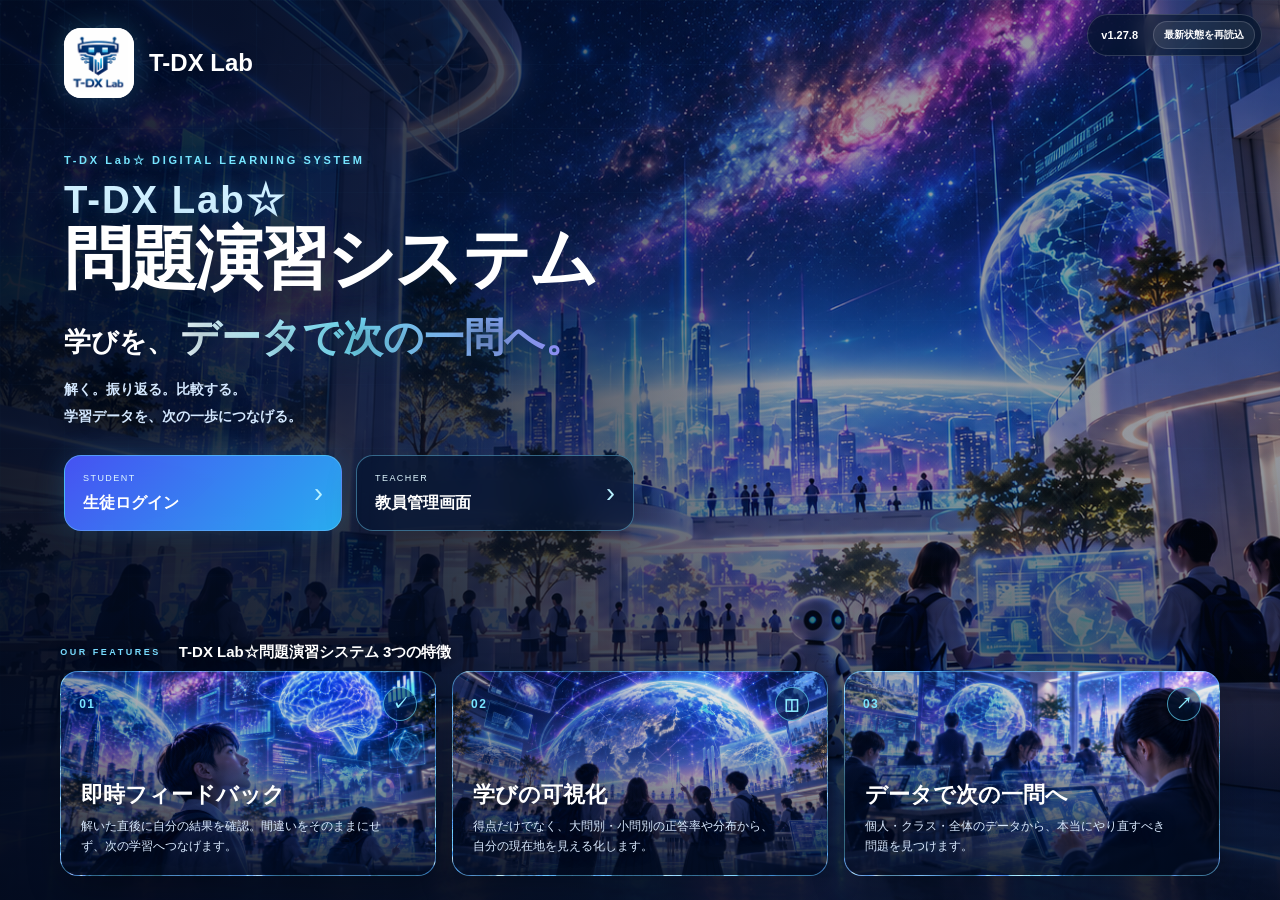
<file: index.html>
<!doctype html>
<html lang="ja">
<head>
  <meta charset="utf-8">
  <meta name="viewport" content="width=device-width,initial-scale=1">
  <meta http-equiv="Cache-Control" content="no-cache, no-store, must-revalidate">
  <meta http-equiv="Pragma" content="no-cache">
  <meta http-equiv="Expires" content="0">
  <title>T-DX Lab☆問題演習システム</title>
  <link rel="stylesheet" href="css/style.css?v=1.27.8">
</head>
<body class="tdx-v09-home">
  <div class="tdx-home-version-status" aria-label="システムバージョン">
    <span>v1.27.8</span>
    <button type="button" onclick="const u=new URL(location.href);u.searchParams.set('_reload',Date.now());location.replace(u.toString())">最新状態を再読込</button>
  </div>
  <main class="tdx-home-shell">
    <section class="tdx-home-hero">
      <div class="tdx-home-shade"></div>
      <div class="tdx-home-grid"></div>

      <div class="tdx-home-brand">
        <img src="assets/images/tdx-lab-logo.png" alt="T-DX Lab">
        <span>T-DX Lab</span>
      </div>

      <div class="tdx-home-copy">
        <div class="tdx-home-overline">T-DX Lab☆ DIGITAL LEARNING SYSTEM</div>
        <h1>
          <span class="tdx-home-lab">T-DX Lab☆</span>
          <span class="tdx-home-title">問題演習システム</span>
        </h1>
        <p class="tdx-home-catch">
          <span>学びを、</span>
          <strong>データで次の一問へ。</strong>
        </p>
        <p class="tdx-home-sub">解く。振り返る。比較する。<br>学習データを、次の一歩につなげる。</p>

        <div class="tdx-home-actions">
          <a href="student.html" class="tdx-home-btn primary">
            <small>STUDENT</small>
            <strong>生徒ログイン</strong>
            <span>›</span>
          </a>
          <a href="teacher.html" class="tdx-home-btn secondary">
            <small>TEACHER</small>
            <strong>教員管理画面</strong>
            <span>›</span>
          </a>
        </div>
      </div>

      <div class="tdx-feature-area">
        <div class="tdx-feature-heading"><span>OUR FEATURES</span><strong>T-DX Lab☆問題演習システム 3つの特徴</strong></div>
        <div class="tdx-feature-grid">
          <article class="tdx-image-card feedback">
            <div class="tdx-card-shade"></div>
            <div class="tdx-card-content">
              <div class="tdx-card-top"><span>01</span><b>✓</b></div>
              <h2>即時フィードバック</h2>
              <p>解いた直後に自分の結果を確認。間違いをそのままにせず、次の学習へつなげます。</p>
            </div>
          </article>
          <article class="tdx-image-card visualize">
            <div class="tdx-card-shade"></div>
            <div class="tdx-card-content">
              <div class="tdx-card-top"><span>02</span><b>◫</b></div>
              <h2>学びの可視化</h2>
              <p>得点だけでなく、大問別・小問別の正答率や分布から、自分の現在地を見える化します。</p>
            </div>
          </article>
          <article class="tdx-image-card next">
            <div class="tdx-card-shade"></div>
            <div class="tdx-card-content">
              <div class="tdx-card-top"><span>03</span><b>↗</b></div>
              <h2>データで次の一問へ</h2>
              <p>個人・クラス・全体のデータから、本当にやり直すべき問題を見つけます。</p>
            </div>
          </article>
        </div>
      </div>
    </section>
  </main>
</body>
</html>
</file>
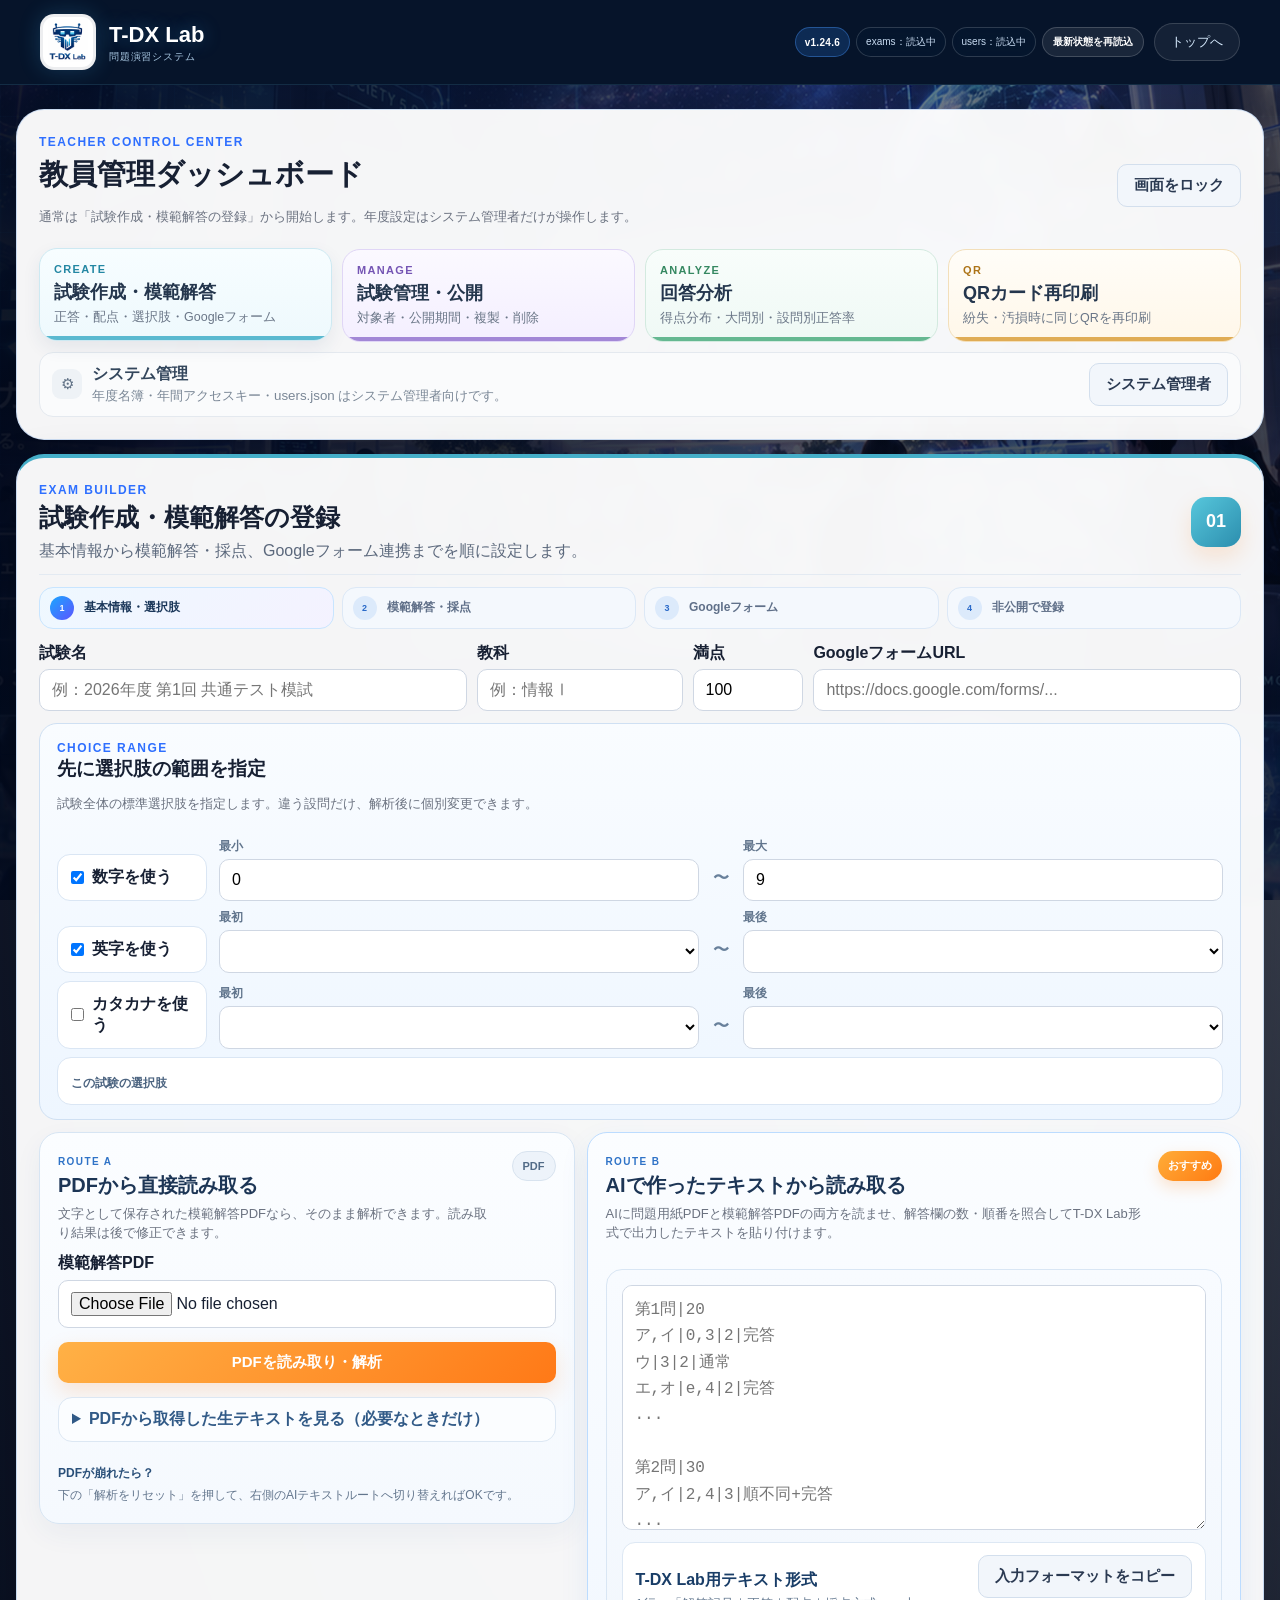
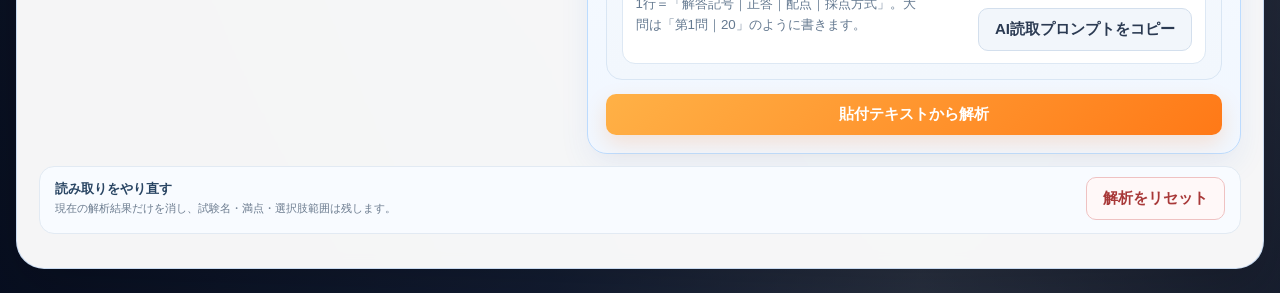
<file: teacher_preview.html>
<!doctype html>
<html lang="ja">
<head>
  <meta charset="utf-8">
  <meta name="viewport" content="width=device-width,initial-scale=1">
  <meta http-equiv="Cache-Control" content="no-cache, no-store, must-revalidate">
  <meta http-equiv="Pragma" content="no-cache">
  <meta http-equiv="Expires" content="0">
  <title>教員管理 | T-DX Lab☆問題演習システム</title>
  <link rel="stylesheet" href="css/style.css?v=1.24.6">
</head>
<body class="future-app teacher-app tdx-v09-teacher">
<header class="future-app-header portal-header teacher-portal-header">
  <div class="app-header-inner portal-header-inner">
    <a class="app-brand portal-brand" href="index.html" aria-label="トップへ">
      <img src="assets/images/tdx-lab-logo.png" alt="T-DX Lab">
      <span><strong>T-DX Lab</strong><small>問題演習システム</small></span>
    </a>
    <div class="app-header-tools">
      <div class="tdx-version-status" aria-label="システム更新状況">
        <span class="tdx-version-pill">v1.24.6</span>
        <span class="tdx-data-pill" id="tdxExamsVersion">exams：読込中</span>
        <span class="tdx-data-pill" id="tdxUsersVersion">users：読込中</span>
        <button id="tdxReloadBtn" class="tdx-reload-btn" type="button">最新状態を再読込</button>
      </div>
      <a class="app-home-link portal-home-link" href="index.html">トップへ</a>
    </div>
  </div>
</header>

<main class="app-main teacher-main">
  <section id="adminGate" class="portal-login-stage teacher-login-stage hidden">
    <div class="portal-login-copy">
      <p class="portal-overline teacher-overline">T-DX Lab☆ MANAGEMENT CONSOLE</p>
      <h1><span>教員用</span>管理コンソール</h1>
      <p class="portal-catch">学びを、<strong>データで次の一問へ。</strong></p>
      <p class="portal-sub">試験作成・ログインコード発行・回答分析・公開管理を、ひとつの画面から。</p>
    </div>

    <div class="portal-login-card teacher-portal-card">
      <div class="portal-card-head">
        <span class="portal-card-icon teacher-card-icon">DX</span>
        <div><small>TEACHER ACCESS</small><h2>教員管理ログイン</h2></div>
      </div>
      <div class="field-group"><label for="adminPass">管理用パスワード</label><input id="adminPass" type="password" autocomplete="current-password" placeholder="管理用パスワード"></div>
      <p class="small portal-login-message">T-DX Lab☆問題演習システムの教員共通パスワードを入力してください。</p>
      <button id="adminLoginBtn" class="portal-login-btn teacher-login-btn">管理コンソールを開く <span>›</span></button>
      <div id="adminMsg" class="small portal-admin-message"></div>
      <div class="portal-security teacher-security"><span>✓</span><p><strong>教員管理画面</strong><br>成績データはGitHub上へ常時保存せず、分析時はブラウザ内で処理します。</p></div>
    </div>
  </section>

  <div id="adminApp">
    <section class="future-panel admin-dashboard-card">
      <div class="section-title app-section-head teacher-dashboard-head">
        <div><span class="section-eyebrow">TEACHER CONTROL CENTER</span><h2>教員管理ダッシュボード</h2><p class="muted small">通常は「試験作成・模範解答の登録」から開始します。年度設定はシステム管理者だけが操作します。</p></div>
        <button id="adminLogoutBtn" class="secondary glass-btn">画面をロック</button>
      </div>

      <div class="teacher-workflow-nav">
        <button class="admin-menu-card menuBtn tone-build active-look" data-target="examManager"><span class="menu-index">CREATE</span><strong>試験作成・模範解答</strong><small>正答・配点・選択肢・Googleフォーム</small></button>
        <button class="admin-menu-card menuBtn tone-manage" data-target="publishManager"><span class="menu-index">MANAGE</span><strong>試験管理・公開</strong><small>対象者・公開期間・複製・削除</small></button>
        <button class="admin-menu-card menuBtn tone-analysis" data-target="analysisManager"><span class="menu-index">ANALYZE</span><strong>回答分析</strong><small>得点分布・大問別・設問別正答率</small></button>
        <button class="admin-menu-card menuBtn tone-qr" data-target="qrManager"><span class="menu-index">QR</span><strong>QRカード再印刷</strong><small>紛失・汚損時に同じQRを再印刷</small></button>
      </div>

      <div class="system-admin-entry">
        <div><span class="system-admin-icon">⚙</span><div><strong>システム管理</strong><small>年度名簿・年間アクセスキー・users.json はシステム管理者向けです。</small></div></div>
        <button id="systemAdminBtn" class="secondary glass-btn" type="button">システム管理者</button>
      </div>
      <div id="systemAdminGate" class="system-admin-gate hidden">
        <div><strong>システム管理者認証</strong><small>年間設定を変更する場合のみ入力してください。</small></div>
        <div class="system-admin-login-row"><input id="systemAdminPass" type="password" inputmode="numeric" maxlength="8" placeholder="管理者パスワード"><button id="systemAdminLoginBtn" class="teacher-action" type="button">開く</button><button id="systemAdminCancelBtn" class="secondary glass-btn" type="button">閉じる</button></div>
        <div id="systemAdminMsg" class="small muted"></div>
      </div>
    </section>

    <section id="studentManager" class="future-panel adminSection teacher-tone-admin hidden">
      <div class="admin-section-hero compact-admin-hero"><div><span class="section-eyebrow">SYSTEM ADMIN / ANNUAL SETUP</span><h2>年度設定・年間アクセス管理</h2><p>年度初めの名簿登録とアクセスキー発行を行います。通常の試験作成では操作しません。</p></div><div class="admin-symbol">SYS</div></div>
      <div class="admin-lock-note"><strong>管理者専用</strong><span>アクセスキーの「発行・再発行」と名簿変更はシステム管理者だけが行います。一般教員は「QRカード再印刷」で、現在有効なQRをそのまま再印刷します。</span></div>
      <div class="qr-role-split">
        <div class="qr-role-card teacher-role"><span class="section-eyebrow">GENERAL TEACHER</span><strong>一般教員：QR再印刷</strong><small>紛失・汚損時に同じQRを再印刷。アクセスキーは変更しません。</small></div>
        <div class="qr-role-card admin-role"><span class="section-eyebrow">SYSTEM ADMIN</span><strong>システム管理者：発行・再発行</strong><small>年度名簿、新規発行、漏えい時の再発行、users.json・年間マスターを管理します。</small></div>
      </div>
      <input id="classDigits" type="hidden" value="2">

      <div class="roster-setup-grid">
        <section class="roster-compact-card">
          <div class="section-title compact-title"><div><h3>年度名簿</h3><p class="muted small">クラスごとに最初と最後の4桁番号を登録します。</p></div><button id="addRosterRangeBtn" class="secondary glass-btn">＋ クラスを追加</button></div>
          <div id="rosterRangeRows" class="roster-range-list"></div>
          <div class="actions compact-actions"><button id="saveRosterBtn" class="teacher-action">名簿を登録</button></div>
          <div id="rosterMsg" class="small muted"></div>
        </section>
        <section class="roster-compact-card roster-current-card">
          <div class="compact-card-head"><div><span class="section-eyebrow">CURRENT ROSTER</span><h3>登録状況</h3></div><span class="one-time-badge">年度初め</span></div>
          <div id="rosterSummary" class="grid two roster-summary"></div>
          <div id="rosterPreview" class="roster-preview"></div>
        </section>
      </div>



      <section class="student-individual-card">
        <div class="compact-card-head student-individual-head">
          <div><span class="section-eyebrow">INDIVIDUAL ROSTER</span><h3>生徒個別管理</h3><p class="muted small">年度名簿登録後の転入・番号訂正・削除を、1名ずつ行います。</p></div>
          <span class="one-time-badge">管理者専用</span>
        </div>
        <div class="student-individual-add">
          <label>4桁番号<input id="individualStudentCode" inputmode="numeric" maxlength="4" placeholder="例：3421"></label>
          <button id="addIndividualStudentBtn" class="teacher-action" type="button">＋ 1名追加</button>
          <div class="student-admin-hint">クラスは4桁番号の先頭2桁から自動判定します。</div>
        </div>
        <div id="individualStudentMsg" class="small muted"></div>
        <div class="student-individual-tools">
          <label>クラス<select id="individualStudentClassFilter"><option value="">全クラス</option></select></label>
          <label class="student-search-field">4桁番号で検索<input id="individualStudentSearch" inputmode="numeric" maxlength="4" placeholder="例：3305"></label>
          <span id="individualStudentCount" class="student-count-badge"></span>
        </div>
        <div id="individualStudentTable"></div>
        <div class="student-admin-note"><strong>変更後の反映</strong><span>追加・編集・削除を行ったら、最新の <code>users.json</code> を書き出してGitHubへ反映してください。個別受験対象の4桁番号も変更された場合は <code>exams.json</code> も更新が必要です。</span></div>
      </section>

      <div class="annual-access-panel roster-annual-wide">
        <div class="annual-access-head-v122">
          <div><span class="section-eyebrow">ANNUAL ACCESS</span><h3>年間アクセスキー発行</h3><p class="muted small">未発行者だけに新しい年間アクセスキーを発行します。</p></div>
          <div class="actions compact-actions annual-primary-actions">
            <button id="generateAnnualCodesBtn" class="orange">未発行者にアクセスキーを発行</button>
            <button id="printAnnualCardsBtn" class="secondary glass-btn" disabled>今回発行分QRカード</button>
            <button id="printAllAnnualCardsBtn" class="secondary glass-btn" disabled>全員分QRカード</button>
            <button id="exportAnnualSecretsBtn" class="secondary glass-btn">年間マスターCSV</button>
            <button id="exportRosterUsersBtn" class="teacher-action">users.json</button>
          </div>
        </div>
        <div class="annual-secondary-row">
          <div id="annualMasterStatus" class="info-strip teacher-strip"><span>MASTER</span> 年間マスターの準備状況を確認しています。</div>
        </div>
        <div id="qrMigrationPanel" class="qr-migration-panel hidden">
          <div><span class="section-eyebrow">ONE-TIME MIGRATION</span><strong>既存のアクセスキーを「一般教員が直接QR再印刷できる形式」に移行</strong><small>v1.23.2以前に発行済みの生徒だけ必要です。年間マスターCSV（または旧QR再印刷用データ）を1回読み込み、移行後に users.json を書き出してください。</small></div>
          <input id="importAnnualSecretsInput" type="file" accept=".json,.csv,application/json,text/csv" class="hidden">
          <button id="importAnnualSecretsBtn" class="secondary glass-btn" type="button">年間マスターCSVを読み込んで移行</button>
          <div id="qrMigrationResult" class="migration-result small muted" aria-live="polite">CSVを選択すると、ここに移行結果を表示します。</div>
        </div>
        <div id="annualCodePreview" class="annual-code-preview"><div class="notice small">名簿登録後、未発行者へのアクセスキー発行を実行してください。</div></div>
        <details class="danger-admin-details">
          <summary>緊急時の再発行</summary>
          <div class="danger-admin-inner"><p>漏えいなどで現在のQRを無効化する必要がある場合だけ使用します。通常の紛失・汚損では使いません。</p><button id="regenerateAnnualCodesBtn" class="danger-soft">全員のアクセスキーを再発行</button></div>
        </details>
      </div>
    </section>

    <section id="examManager" class="future-panel adminSection teacher-tone-build">
      <div class="admin-section-hero compact-admin-hero"><div><span class="section-eyebrow">EXAM BUILDER</span><h2>試験作成・模範解答の登録</h2><p>基本情報から模範解答・採点、Googleフォーム連携までを順に設定します。</p></div><div class="admin-symbol">01</div></div>

      <div class="builder-steps compact-builder-steps">
        <div class="builder-step active"><b>1</b><span>基本情報・選択肢</span></div>
        <div class="builder-step"><b>2</b><span>模範解答・採点</span></div>
        <div class="builder-step"><b>3</b><span>Googleフォーム</span></div>
        <div class="builder-step"><b>4</b><span>非公開で登録</span></div>
      </div>

      <div class="exam-builder-layout-v113">
        <div class="exam-basics-grid">
          <label class="exam-name-field">試験名<input id="examName" placeholder="例：2026年度 第1回 共通テスト模試"></label>
          <label>教科<input id="examSubjectInput" placeholder="例：情報Ⅰ"></label>
          <label>満点<input id="examTotalPoints" type="number" min="1" value="100"></label>
          <label class="exam-formurl-field">GoogleフォームURL<input id="formUrl" placeholder="https://docs.google.com/forms/..."></label>
        </div>

        <div class="choice-range-box choice-range-wide">
          <div class="section-title compact-title">
            <div><span class="section-eyebrow">CHOICE RANGE</span><h3>先に選択肢の範囲を指定</h3><p class="muted small">試験全体の標準選択肢を指定します。違う設問だけ、解析後に個別変更できます。</p></div>
          </div>
          <div class="choice-range-grid">
            <label class="range-enable"><input id="useNumberChoices" type="checkbox" checked> 数字を使う</label>
            <div class="range-pair"><label>最小<input id="numberChoiceStart" type="number" min="0" max="99" value="0"></label><span>〜</span><label>最大<input id="numberChoiceEnd" type="number" min="0" max="99" value="9"></label></div>
            <label class="range-enable"><input id="useLetterChoices" type="checkbox" checked> 英字を使う</label>
            <div class="range-pair"><label>最初<select id="letterChoiceStart"></select></label><span>〜</span><label>最後<select id="letterChoiceEnd"></select></label></div>
            <label class="range-enable"><input id="useKanaChoices" type="checkbox"> カタカナを使う</label>
            <div class="range-pair"><label>最初<select id="kanaChoiceStart"></select></label><span>〜</span><label>最後<select id="kanaChoiceEnd"></select></label></div>
          </div>
          <div class="choice-preview"><span>この試験の選択肢</span><div id="globalChoicePreview" class="choice-chip-list"></div></div>
        </div>

        <div class="answer-source-layout-v113">
          <section class="answer-route-card pdf-route-card">
            <div class="route-card-head">
              <div><span class="route-kicker">ROUTE A</span><h3>PDFから直接読み取る</h3><p class="muted small">文字として保存された模範解答PDFなら、そのまま解析できます。読み取り結果は後で修正できます。</p></div>
              <span class="route-badge alt">PDF</span>
            </div>
            <label class="route-file-label">模範解答PDF<input id="answerPdf" type="file" accept="application/pdf"></label>
            <div class="actions route-actions"><button id="readPdfBtn" class="teacher-action">PDFを読み取り・解析</button></div>
            <details class="pdf-raw-details"><summary>PDFから取得した生テキストを見る（必要なときだけ）</summary><textarea id="pdfText" placeholder="PDF解析後の文字列が表示されます。ここをコピーして右側のテキスト版模範解答へ貼り付け、修正して再解析することもできます。"></textarea></details>
            <div class="route-note"><strong>PDFが崩れたら？</strong><span>下の「解析をリセット」を押して、右側のAIテキストルートへ切り替えればOKです。</span></div>
          </section>

          <section class="answer-route-card ai-route-card">
            <div class="route-card-head">
              <div><span class="route-kicker">ROUTE B</span><h3>AIで作ったテキストから読み取る</h3><p class="muted small">AIに問題用紙PDFと模範解答PDFの両方を読ませ、解答欄の数・順番を照合してT-DX Lab形式で出力したテキストを貼り付けます。</p></div>
              <span class="route-badge recommend">おすすめ</span>
            </div>
            <div class="answer-source-box answer-source-box-v113">
              <textarea id="answerTextInput" class="answer-text-input" placeholder="第1問|20
ア,イ|0,3|2|完答
ウ|3|2|通常
エ,オ|e,4|2|完答
...

第2問|30
ア,イ|2,4|3|順不同+完答
..."></textarea>
              <div class="text-format-help">
                <div><strong>T-DX Lab用テキスト形式</strong><small>1行＝「解答記号｜正答｜配点｜採点方式」。大問は「第1問｜20」のように書きます。</small></div>
                <div class="actions compact-actions"><button id="copyTextTemplateBtn" type="button" class="secondary glass-btn">入力フォーマットをコピー</button><button id="copyAiPromptBtn" type="button" class="secondary glass-btn">AI読取プロンプトをコピー</button></div>
              </div>
            </div>
            <div class="actions route-actions"><button id="parsePastedTextBtn" class="teacher-action">貼付テキストから解析</button></div>
          </section>
        </div>

        <div class="exam-source-footer-v113">
          <div class="source-reset-help"><strong>読み取りをやり直す</strong><span>現在の解析結果だけを消し、試験名・満点・選択肢範囲は残します。</span></div>
          <button id="resetExamParseBtn" class="secondary glass-btn reset-analysis-btn">解析をリセット</button>
        </div>
        <div id="examSourceMsg" class="small muted"></div>
      </div>

      <section id="examReviewPanel" class="exam-review-panel hidden">
        <div class="section-title">
          <div><span class="section-eyebrow">REVIEW & EDIT</span><h3>採点設定の確認・修正</h3><p class="muted small">正答・配点・採点方式・選択肢を確認します。青い選択肢が現在の正答です。</p></div>
          <div class="review-actions-top"><button id="addQuestionRowBtn" class="secondary glass-btn">＋ 設問を追加</button><button id="reparseTextBtn" class="secondary glass-btn">テキストから再解析</button></div>
        </div>

        <div id="parseSummary" class="grid four analysis-kpis"></div>
        <div id="sectionPointsSummary" class="section-points-summary"></div>
        <div class="pdf-review-workspace">
          <div class="pdf-page-column">
            <div class="section-title compact-title"><div><h3>模範解答PDF</h3><p class="muted small">実際のPDFを見ながら右側の正答を確認できます。</p></div></div>
            <div id="pdfPagePreview" class="pdf-page-preview"><div class="notice small">PDFを解析すると、ここに元PDFのページが表示されます。</div></div>
          </div>
          <div class="pdf-answer-column">
            <div class="section-title compact-title"><div><h3>読み取り結果</h3><p class="muted small">生徒回答画面と同じ感覚で、読み取った正答を確認・修正します。</p></div></div>
            <div class="review-toolbar">
          <div class="review-global-options"><span>標準選択肢</span><strong id="reviewChoiceRangeText">0〜9 / a〜f</strong></div>
          <button id="applyDefaultOptionsBtn" class="secondary glass-btn">指定範囲を全設問へ再適用</button>
          <button id="checkPointsBtn" class="secondary glass-btn">配点をチェック</button>
            </div>
            <div id="examEditorCards" class="exam-preview-editor"></div>
          </div>
        </div>
        <div id="pointsCheckMsg" class="small muted"></div>

        <section class="google-form-link-panel">
          <div class="section-title google-form-link-head compact-section-head">
            <div>
              <span class="section-eyebrow">GOOGLE FORM LINK</span>
              <h3>Googleフォーム連携</h3>
              <p class="muted small">事前入力リンクを使って、氏名・4桁番号・解答欄の送信先を1回だけ登録します。</p>
            </div>
            <span class="google-form-standard-badge">1フォームにつき1回</span>
          </div>
          <div class="google-form-quickflow" aria-label="Googleフォーム連携手順">
            <span><b>1</b>全項目を事前入力</span><i>›</i><span><b>2</b>リンクを解析</span><i>›</i><span><b>3</b>テスト送信</span><i>›</i><span><b>4</b>受信確認</span>
          </div>
          <details class="compact-help-details">
            <summary>Googleフォーム側の推奨設定を見る</summary>
            <p>項目順は「氏名（必須）→ 4桁番号（必須）→ 解答欄」。事前入力リンク作成時は<strong>全項目に値を入れてください</strong>。メールアドレス収集・ファイルアップロード・ログイン必須・分岐は使わない構成を推奨します。</p>
          </details>
          <label class="google-prefill-label">事前入力したリンク
            <textarea id="formPrefillUrl" rows="3" placeholder="https://docs.google.com/forms/d/e/.../viewform?usp=pp_url&entry...."></textarea>
          </label>
          <div class="actions compact-actions google-form-actions">
            <button id="analyzeFormLinkBtn" type="button" class="teacher-action">連携情報を解析</button>
            <button id="autoMapFormBtn" type="button" class="secondary glass-btn" disabled>解答欄を順番に自動対応</button>
            <button id="clearFormLinkBtn" type="button" class="secondary glass-btn">連携設定をリセット</button>
          </div>
          <div id="formLinkMsg" class="small muted"></div>

          <div id="formMappingPanel" class="google-form-mapping hidden">
            <div id="formMappingKpis" class="grid four analysis-kpis"></div>
            <div class="google-identity-map">
              <label>氏名を送る項目<select id="formNameEntrySelect"></select></label>
              <label>4桁番号を送る項目<select id="formCodeEntrySelect"></select></label>
            </div>
            <details class="google-answer-map-details" open>
              <summary>解答欄の対応を確認する</summary>
              <div class="table-shell google-map-table-shell"><table><thead><tr><th>T-DX Lab</th><th>Googleフォーム entry</th><th>事前入力値</th></tr></thead><tbody id="formAnswerMappingBody"></tbody></table></div>
            </details>
            <div class="google-form-test-zone">
              <div>
                <strong>テスト送信</strong>
                <span>現在の対応でGoogleフォームへテスト回答を1件送ります。送信後、Googleフォームの「回答」タブで受信を確認してください。</span>
              </div>
              <div class="actions compact-actions">
                <button id="testGoogleFormBtn" type="button" class="orange">テスト送信（1件追加）</button>
                <label class="test-confirm-check"><input id="formTestConfirmed" type="checkbox"> Googleフォームで受信を確認した</label>
              </div>
            </div>
            <div id="formTestMsg" class="small muted"></div>
            <div id="formNextStepMsg" class="google-next-step hidden">✓ Googleフォーム連携の確認完了。次は下の「この内容で試験データに登録（非公開）」へ進んでください。</div>
          </div>
        </section>

        <div class="actions">
          <button id="registerExamBtn" class="teacher-action">この内容で試験データに登録（非公開）</button>
          <button id="saveDraftExamBtn" class="secondary glass-btn">編集内容を下書き保存</button>
        </div>
        <div id="draftExamMsg" class="small muted"></div>
      </section>
    </section>

    <section id="qrManager" class="future-panel adminSection teacher-tone-qr hidden">
      <div class="admin-section-hero compact-admin-hero"><div><span class="section-eyebrow">QR CARD REPRINT / GENERAL TEACHER</span><h2>QRカード再印刷</h2><p>一般教員が、紛失・汚損した生徒の「現在有効なQR」をそのまま再印刷する画面です。</p></div><div class="admin-symbol">QR</div></div>
      <div class="qr-safety-strip"><strong>一般教員は「再印刷」だけ</strong><span>アクセスキーは変わりません。新規発行・再発行はシステム管理者だけが行います。</span></div>
      <div class="qr-general-tools">
        <label>クラス<select id="accessVaultClassFilter" class="compact-select"><option value="">全クラス</option></select></label>
        <label>4桁番号で検索<input id="qrStudentSearch" inputmode="numeric" maxlength="4" placeholder="例：3305"></label>
        <div id="qrCacheStatus" class="qr-cache-status"><span>CHECK</span> 再印刷準備を確認しています。</div>
      </div>
      <p class="master-note">別ファイルの読み込みは不要です。システム管理者が年度初めに設定した <code>users.json</code> から、教員ログイン中だけQR再印刷に必要な情報を復号します。</p>
      <div id="accessVaultSummary" class="grid three roster-summary"></div>
      <div id="accessVaultManager" class="annual-code-preview"><div class="notice small">登録済み生徒のQR再印刷可否を表示します。</div></div>
      <div id="qrMsg" class="small muted"></div>
    </section>

    <section id="analysisManager" class="future-panel adminSection teacher-tone-analysis hidden">
      <div class="admin-section-hero compact-admin-hero"><div><span class="section-eyebrow">ANSWER ANALYTICS</span><h2>回答分析</h2><p>Googleフォームからダウンロードした回答Excel（推奨）/ CSVをそのまま読み込み、採点から個人・設問別分析まで行います。</p></div><div class="admin-symbol">02</div></div>
      <div class="grid two admin-form-grid analysis-upload-grid">
        <div><label>試験</label><select id="analysisExam"></select><label>回答Excel / CSV</label><input id="responseFile" type="file" accept=".xlsx,.xls,.csv"><div class="actions"><button id="analyzeBtn" class="teacher-action">分析する</button></div></div>
        <div><label>表示対象</label><select id="classFilter"><option value="ALL">全クラス</option></select><div class="info-strip teacher-strip"><span>RULE</span> 同一4桁番号で複数回答がある場合は、タイムスタンプが最も新しい回答だけを採用します。システムの「T-DXテスト」送信は自動で除外します。</div></div>
      </div>
      <div id="analysisOutput" class="hidden analysis-console">
        <div id="analysisImportSummary" class="analysis-import-summary"></div>
        <div id="analysisKpis" class="grid four analysis-kpis"></div>
        <div class="analysis-grid">
          <div class="analysis-card"><div class="section-eyebrow">SCORE DISTRIBUTION</div><h3>得点分布</h3><div id="histogram" class="chart future-chart"></div></div>
          <div class="analysis-card"><div class="section-eyebrow">SECTION RATE</div><h3>大問別得点率</h3><div id="sectionAnalysis" class="modern-bars"></div></div>
        </div>

        <div class="analysis-card analysis-detail-card">
          <div class="analysis-card-head"><div><div class="section-eyebrow">AUTO INSIGHT</div><h3>指導につなげる自動抽出</h3></div><small>基準：重点復習 50%未満 ／ できてほしい 80%以上</small></div>
          <div id="analysisInsights" class="analysis-insights"></div>
        </div>

        <div class="analysis-card analysis-detail-card">
          <div class="analysis-card-head"><div><div class="section-eyebrow">QUESTION RATE</div><h3>設問別分析</h3><p id="questionRateSummary" class="muted small"></p></div><div class="analysis-tools"><label>表示<select id="questionFilter"><option value="all">すべて</option><option value="review">重点復習（50%未満）</option><option value="middle">要確認（50〜79.9%）</option><option value="must">できてほしい（80%以上）</option></select></label><label>並べ替え<select id="questionSort"><option value="rate-asc">正答率が低い順</option><option value="rate-desc">正答率が高い順</option><option value="order">問題順</option></select></label></div></div>
          <div class="table-shell analysis-table-shell"><table><thead><tr><th>大問</th><th>設問</th><th>正答</th><th>配点</th><th>正答率 / 完答率</th><th>達成状況</th><th>判定</th></tr></thead><tbody id="questionRates"></tbody></table></div>
        </div>

        <div class="analysis-card analysis-detail-card">
          <div class="analysis-card-head"><div><div class="section-eyebrow">STUDENT ANALYSIS</div><h3>生徒別分析</h3><p id="studentAnalysisSummary" class="muted small"></p></div><div class="analysis-tools"><label>並べ替え<select id="studentSort"><option value="score-desc">得点が高い順</option><option value="score-asc">得点が低い順</option><option value="code">4桁番号順</option></select></label></div></div>
          <div class="table-shell analysis-table-shell student-analysis-shell"><table><thead><tr><th>4桁番号</th><th>氏名 / 採用回答</th><th>クラス</th><th>得点</th><th>正答マーク数</th><th>大問別</th><th></th></tr></thead><tbody id="studentAnalysisBody"></tbody></table></div>
          <div id="studentDetailPanel" class="student-detail-panel hidden"><div class="student-detail-head"><div><span class="section-eyebrow">STUDENT DETAIL</span><h4 id="studentDetailTitle">生徒詳細</h4><p id="studentDetailMeta" class="muted small"></p></div><button id="studentDetailClose" type="button" class="secondary glass-btn">閉じる</button></div><div class="table-shell"><table><thead><tr><th>設問</th><th>回答</th><th>正答</th><th>判定</th><th>得点</th></tr></thead><tbody id="studentDetailBody"></tbody></table></div></div>
        </div>
      </div>
    </section>
    <section id="publishManager" class="future-panel adminSection teacher-tone-manage hidden">
      <div class="admin-section-hero compact-admin-hero"><div><span class="section-eyebrow">EXAM MANAGEMENT</span><h2>試験管理・公開</h2><p>受験対象と公開期間を設定し、公開・終了・複製・削除を管理します。</p></div><div class="admin-symbol">03</div></div>

      <div class="exam-ops-toolbar">
        <div class="exam-ops-selects">
          <label>教科<select id="publishSubjectSelect"></select></label>
          <label class="exam-ops-exam-select">試験<select id="publishExamSelect"></select></label>
        </div>
        <div id="currentPublishState" class="current-publish-state"></div>
        <div class="exam-ops-actions">
          <button id="cloneExamBtn" class="secondary glass-btn" type="button">複製</button>
          <button id="togglePreviewBtn" class="secondary glass-btn" type="button">動作確認</button>
          <button id="deleteExamBtn" class="danger-outline" type="button">完全削除</button>
        </div>
      </div>
      <div id="examReadiness" class="exam-readiness"></div>

      <section id="publishGoogleFormPanel" class="publish-google-form-panel">
        <div class="publish-form-head">
          <div><span class="section-eyebrow">GOOGLE FORM CHECK</span><h3>Googleフォーム連携確認</h3><p>公開前に、送信先・テスト送信・実際の受信をここで確認します。</p></div>
          <span id="publishFormStatusBadge" class="publish-form-status mid">引継ぎ・未確認</span>
        </div>
        <div class="publish-form-current">
          <label>現在の送信先URL<input id="publishCurrentFormUrl" type="text" readonly value="https://docs.google.com/forms/d/e/.../viewform"></label>
          <button id="openPublishedGoogleFormBtn" class="secondary glass-btn" type="button">Googleフォームを開く</button>
        </div>
        <div id="publishFormMappingSummary" class="publish-form-mapping-summary"><span><strong>entry対応：</strong>氏名 1 / 4桁番号 1 / 解答 42件 / 複製元から引継ぎ</span></div>
        <div class="publish-form-actions">
          <button id="testPublishedGoogleFormBtn" class="secondary glass-btn" type="button">現在の設定でテスト送信</button>
          <label class="test-confirm-check publish-confirm-check"><input id="publishFormConfirmed" type="checkbox"> Googleフォームの「回答」で受信を確認した</label>
        </div>
        <div id="publishFormTestMsg" class="small muted">テスト送信後、Googleフォームの「回答」タブで受信を確認してください。</div>
        <details class="publish-form-change">
          <summary>Googleフォームを変更・再設定する</summary>
          <p>新しいGoogleフォームで「氏名・4桁番号・全解答欄」をすべて事前入力して取得したリンクを貼り付けます。</p>
          <textarea id="publishFormPrefillUrl" rows="3" placeholder="https://docs.google.com/forms/d/e/.../viewform?usp=pp_url&entry...."></textarea>
          <div class="actions compact-actions"><button id="replacePublishedGoogleFormBtn" class="secondary glass-btn" type="button">事前入力URLを解析して差し替え</button></div>
        </details>
      </section>

      <section id="examPreviewPanel" class="exam-preview-simulator hidden" aria-live="polite">
        <div class="simulator-head">
          <div><span class="section-eyebrow">PREVIEW / NO DATA CHANGE</span><h3>生徒画面の表示を確認</h3><p class="muted small">試験データや公開日時は変更せず、3つの状態をその場で確認できます。</p></div>
          <button id="closePreviewBtn" class="secondary glass-btn" type="button">閉じる</button>
        </div>
        <div class="simulator-controls">
          <button class="previewModeBtn active" data-preview-mode="before" type="button">開始前</button>
          <button class="previewModeBtn" data-preview-mode="live" type="button">公開中</button>
          <button class="previewModeBtn" data-preview-mode="after" type="button">終了後</button>
        </div>
        <div id="studentExamPreview" class="student-exam-preview"></div>
      </section>

      <div class="publish-config-grid">
        <section class="publish-config-card">
          <div class="compact-card-head"><div><span class="section-eyebrow">STATUS & SCHEDULE</span><h3>公開状態・期間</h3></div></div>
          <label>公開状態
            <select id="publishStatusSelect">
              <option value="unpublished">非公開（準備中）</option>
              <option value="published">公開（日時で自動管理）</option>
              <option value="ended">終了（手動で即終了・データは保持）</option>
            </select>
          </label>
          <div id="publishSchedulePanel" class="publish-schedule-panel hidden">
            <div class="publish-date-grid">
              <label>公開開始<input id="publishStartAt" type="datetime-local"></label>
              <span class="publish-date-arrow">→</span>
              <label>公開終了<input id="publishEndAt" type="datetime-local"></label>
            </div>
            <p class="inline-help">開始前＝公開予定／期間中＝公開中／終了後＝自動終了</p>
          </div>
        </section>

        <section class="publish-config-card target-config-card">
          <div class="compact-card-head"><div><span class="section-eyebrow">AUDIENCE</span><h3>受験対象</h3></div><div class="actions compact-actions"><button id="selectAllAudienceBtn" class="secondary glass-btn" type="button">全員選択</button><button id="clearAudienceBtn" class="secondary glass-btn" type="button">解除</button></div></div>
          <div id="registeredRosterSummary" class="future-feature-stack compact-roster-stack"></div>
        </section>
      </div>

      <div id="audienceBuilder" class="audience-builder compact-audience-builder"></div>

      <div class="publish-actions-panel compact-publish-actions">
        <div><span class="section-eyebrow">SAVE & EXPORT</span><h3>設定を確定</h3><p class="muted small">作成・変更後に公開設定を反映し、GitHubへ渡すときだけ最新JSONを書き出します。</p></div>
        <div class="actions"><button id="applyPublishBtn" class="teacher-action">公開設定を反映</button><button id="exportExamDataBtn" class="orange">exams.jsonを書き出す</button></div>
      </div>
      <div id="publishMsg" class="small muted"></div>

      <details class="export-summary-details">
        <summary>書き出し対象の試験一覧を確認</summary>
        <div id="examExportSummary" class="exam-export-summary"></div>
      </details>
      <div id="slips" class="pdf-slip-stage" aria-hidden="true"></div>
    </section>
  </div>
</main>


</body>
</html>
</file>
<file: css/style.css>
:root{
  --bg:#f6f8fb;--panel:#fff;--ink:#172033;--muted:#6b7280;--line:#dfe5ee;
  --accent:#1976d2;--accent2:#ff9800;--good:#138a51;--bad:#d64545;--soft:#eaf3ff;
}
*{box-sizing:border-box}body{margin:0;font-family:-apple-system,BlinkMacSystemFont,"Segoe UI","Noto Sans JP",sans-serif;background:var(--bg);color:var(--ink)}
header{background:#12233f;color:#fff;padding:18px 24px;border-top:6px dashed var(--accent2)}
header h1{margin:0;font-size:clamp(20px,3vw,30px)}header p{margin:6px 0 0;color:#d9e5f8}
main{max-width:1100px;margin:24px auto;padding:0 16px 60px}.panel{background:var(--panel);border:1px solid var(--line);border-radius:16px;padding:20px;margin:16px 0;box-shadow:0 4px 18px rgba(20,40,70,.06)}
.grid{display:grid;gap:14px}.grid.two{grid-template-columns:repeat(2,minmax(0,1fr))}.grid.four{grid-template-columns:repeat(4,minmax(0,1fr))}@media(max-width:760px){.grid.two,.grid.four{grid-template-columns:1fr}}
label{display:block;font-weight:700;margin-bottom:6px}input,select,textarea{width:100%;padding:11px 12px;border:1px solid #cfd7e3;border-radius:10px;font-size:16px;background:#fff}textarea{min-height:120px;resize:vertical}
button,.btn{border:0;border-radius:10px;padding:11px 16px;font-weight:700;cursor:pointer;background:var(--accent);color:#fff;font-size:15px;text-decoration:none;display:inline-flex;align-items:center;justify-content:center;gap:6px}button.secondary,.btn.secondary{background:#e9eef5;color:#1f2937}button.orange{background:var(--accent2)}button.danger{background:var(--bad)}button:disabled{opacity:.5;cursor:not-allowed}
.actions{display:flex;gap:10px;flex-wrap:wrap;margin-top:14px}.hidden{display:none!important}.muted{color:var(--muted)}.small{font-size:13px}.notice{background:#fff7e8;border:1px solid #ffd999;padding:12px;border-radius:10px}.success{background:#eaf8f0;border:1px solid #bde6cc;padding:12px;border-radius:10px}.error{background:#fff0f0;border:1px solid #efbcbc;padding:12px;border-radius:10px}
.exam-card{border:1px solid var(--line);border-radius:14px;padding:16px;background:#fff}.exam-card h3{margin:0 0 6px}.badge{display:inline-block;padding:4px 8px;border-radius:999px;background:var(--soft);color:var(--accent);font-weight:700;font-size:12px}
.question{padding:14px 0;border-bottom:1px solid #edf0f4}.question:last-child{border-bottom:0}.choices{display:flex;flex-wrap:wrap;gap:8px;margin-top:9px}.choice{position:relative}.choice input{position:absolute;opacity:0;pointer-events:none}.choice span{display:inline-flex;min-width:42px;height:42px;align-items:center;justify-content:center;border:1px solid #bbc7d6;border-radius:9px;background:#fff;font-weight:700;cursor:pointer}.choice input:checked+span{background:var(--accent);color:#fff;border-color:var(--accent)}
.progressbar{height:12px;background:#e9edf3;border-radius:999px;overflow:hidden}.progressbar>div{height:100%;background:var(--accent);width:0;transition:.2s}
.kpi{background:#f7f9fc;border:1px solid var(--line);border-radius:12px;padding:14px}.kpi .value{font-size:28px;font-weight:800}.score-hero{text-align:center;padding:18px}.score-hero .score{font-size:64px;font-weight:900;line-height:1}.score-hero .den{font-size:22px;color:var(--muted)}
.bar-row{display:grid;grid-template-columns:110px 1fr 70px;align-items:center;gap:10px;margin:9px 0}.bar{height:20px;border-radius:999px;background:#e9edf3;overflow:hidden}.bar>div{height:100%;background:var(--accent)}
table{width:100%;border-collapse:collapse}th,td{border-bottom:1px solid var(--line);padding:9px;text-align:left}th{background:#f2f5f9}.ok{color:var(--good);font-weight:800}.ng{color:var(--bad);font-weight:800}
.nav{display:flex;gap:10px;margin-top:12px}.nav a{color:#fff;text-decoration:none;background:rgba(255,255,255,.12);padding:7px 11px;border-radius:8px}
.login-card{max-width:500px;margin:28px auto}.section-title{display:flex;align-items:center;justify-content:space-between;gap:12px}.pill{font-size:12px;background:#eef2f7;padding:4px 8px;border-radius:999px}
.chart{display:flex;align-items:flex-end;gap:6px;height:220px;padding:18px 8px 0;border-bottom:1px solid #aab4c2}.chart .col{flex:1;display:flex;flex-direction:column;justify-content:flex-end;align-items:center;min-width:22px}.chart .stick{width:80%;background:#8fb8e8;border-radius:6px 6px 0 0;min-height:1px}.chart .lab{font-size:10px;margin-top:5px;color:#596273}.you-marker{outline:3px solid var(--accent2)}
.print-slips{display:grid;grid-template-columns:1fr;gap:0}.slip{height:132mm;border:1px dashed #777;padding:16mm 14mm;page-break-inside:avoid;position:relative}.slip h2{margin:0 0 12px}.slip .code{font-family:ui-monospace,SFMono-Regular,Menlo,monospace;font-size:28px;font-weight:900;letter-spacing:1px}.cutline{position:absolute;left:0;right:0;bottom:-1px;border-bottom:1px dashed #888}
@media print{header,.no-print{display:none!important}body{background:#fff}.panel{box-shadow:none;border:0;margin:0;padding:0}main{max-width:none;margin:0;padding:0}.print-only{display:block!important}.slip{height:148mm;border:0;border-bottom:1px dashed #777}.analysis-only{display:none!important}}
.print-only{display:none}

/* ===== Future top page ===== */
.top-future{
  background:
    radial-gradient(circle at 15% 20%, rgba(55,125,255,.15), transparent 22%),
    radial-gradient(circle at 85% 15%, rgba(0,208,255,.18), transparent 20%),
    radial-gradient(circle at 50% 80%, rgba(91,70,255,.14), transparent 25%),
    linear-gradient(180deg,#07111f 0%, #0d1c33 45%, #eaf1fb 45%, #eef3fb 100%);
  color:#0f172a;
}
.top-main{max-width:1180px;margin:-70px auto 0;padding:0 18px 64px;position:relative;z-index:2}
.future-hero{position:relative;overflow:hidden;padding:36px 0 120px;color:#fff}
.future-hero::before{
  content:"";position:absolute;inset:0;
  background:
    linear-gradient(rgba(255,255,255,.05) 1px, transparent 1px),
    linear-gradient(90deg, rgba(255,255,255,.05) 1px, transparent 1px);
  background-size:40px 40px;
  opacity:.28;pointer-events:none;
}
.future-hero::after{
  content:"";position:absolute;left:-5%;right:-5%;bottom:0;height:160px;
  background:linear-gradient(180deg,rgba(8,15,30,0) 0%, rgba(8,15,30,.2) 20%, rgba(234,241,251,1) 100%);
}
.future-shell{max-width:1240px;margin:0 auto;padding:0 24px;position:relative;z-index:2}
.future-overlay{position:absolute;inset:auto -10% -50px auto;width:720px;height:720px;border-radius:50%;background:radial-gradient(circle, rgba(39,174,255,.18) 0%, rgba(39,174,255,0) 64%);filter:blur(20px)}
.future-brand-row{display:flex;gap:10px;flex-wrap:wrap;margin-bottom:22px}
.future-chip{display:inline-flex;align-items:center;padding:7px 12px;border:1px solid rgba(255,255,255,.18);border-radius:999px;background:rgba(255,255,255,.1);backdrop-filter:blur(12px);font-size:12px;font-weight:700;letter-spacing:.04em}
.future-chip.ghost{background:rgba(12,33,75,.32)}
.future-hero-grid{display:grid;grid-template-columns:1.1fr .9fr;gap:28px;align-items:center}
.future-kicker{font-size:13px;letter-spacing:.09em;text-transform:uppercase;color:#8fd9ff;margin-bottom:14px;font-weight:700}
.future-copy h1{font-size:clamp(34px,5vw,68px);line-height:1.02;margin:0 0 16px;font-weight:900;letter-spacing:.01em}
.future-lead{font-size:16px;line-height:1.9;color:#d6e6ff;max-width:720px}
.future-cta{display:flex;gap:12px;flex-wrap:wrap;margin:28px 0 24px}
.future-btn{min-width:180px;border-radius:999px;padding:14px 22px;background:linear-gradient(135deg,#22a7ff,#3f77ff);box-shadow:0 10px 26px rgba(40,120,255,.28)}
.future-btn:hover{transform:translateY(-1px)}
.future-btn-secondary{border-radius:999px;padding:14px 22px;background:rgba(255,255,255,.1)!important;color:#fff!important;border:1px solid rgba(255,255,255,.25)}
.future-mini-kpis{display:grid;grid-template-columns:repeat(3,minmax(0,1fr));gap:14px;margin-top:18px}
.future-mini-card{background:rgba(255,255,255,.1);border:1px solid rgba(255,255,255,.14);border-radius:18px;padding:16px;backdrop-filter:blur(16px);box-shadow:0 10px 30px rgba(0,0,0,.12)}
.future-mini-card .label{font-size:12px;color:#9ddfff;font-weight:700;letter-spacing:.08em;text-transform:uppercase}
.future-mini-card .value{font-size:22px;font-weight:900;margin:8px 0 6px}
.future-mini-card p{margin:0;color:#d6e6ff;font-size:13px}
.future-visual{position:relative;min-height:520px}
.visual-card{position:absolute;border:1px solid rgba(143,220,255,.22);background:rgba(255,255,255,.08);backdrop-filter:blur(20px);border-radius:24px;box-shadow:0 18px 50px rgba(5,18,35,.24)}
.visual-card.main{position:relative;top:0;left:0;right:0;padding:16px;min-height:430px}
.visual-card.sub{padding:16px 18px;width:220px}
.visual-card.sub.left{left:-10px;bottom:18px}
.visual-card.sub.right{right:-6px;top:32px}
.visual-header{display:flex;align-items:center;gap:8px;margin-bottom:12px;color:#d8ebff}
.visual-header .dot{width:8px;height:8px;border-radius:50%;background:#76ddff;box-shadow:0 0 10px rgba(118,221,255,.8)}
.visual-header .title{margin-left:6px;font-size:13px;font-weight:700;letter-spacing:.06em;text-transform:uppercase}
.visual-screen{background:linear-gradient(180deg,rgba(8,22,42,.72),rgba(6,18,36,.9));border:1px solid rgba(255,255,255,.08);border-radius:20px;padding:18px;min-height:360px}
.screen-top{display:grid;grid-template-columns:190px 1fr;gap:16px;align-items:center}
.score-ring{width:166px;height:166px;margin:0 auto;border-radius:50%;background:conic-gradient(#44d7ff 0deg, #4680ff 235deg, rgba(255,255,255,.08) 235deg);display:flex;align-items:center;justify-content:center;box-shadow:0 0 24px rgba(68,215,255,.25)}
.score-inner{width:124px;height:124px;border-radius:50%;background:#071425;display:flex;flex-direction:column;justify-content:center;align-items:center;color:#fff;border:1px solid rgba(255,255,255,.08)}
.score-inner span{font-size:42px;font-weight:900;line-height:1}.score-inner small{color:#8ad9ff}
.screen-bars{display:grid;gap:14px}
.mini-bar label{display:block;font-size:13px;color:#d5e7ff;margin-bottom:6px;font-weight:700}
.mini-bar div{height:11px;border-radius:999px;background:rgba(255,255,255,.09);overflow:hidden}
.mini-bar span{display:block;height:100%;border-radius:999px;background:linear-gradient(90deg,#4ce2ff,#4c78ff);box-shadow:0 0 12px rgba(76,120,255,.45)}
.screen-bottom{display:grid;grid-template-columns:1.15fr .85fr;gap:14px;margin-top:24px}
.line-chart{position:relative;height:110px;border:1px solid rgba(255,255,255,.08);border-radius:16px;background:linear-gradient(180deg,rgba(255,255,255,.05),rgba(255,255,255,.02));overflow:hidden;padding:14px}
.line-chart::before{content:"";position:absolute;left:14px;right:14px;top:50%;height:2px;background:rgba(255,255,255,.06)}
.line-chart span{position:absolute;bottom:18px;width:10px;border-radius:999px;background:linear-gradient(180deg,#3bd6ff,#4d7cff)}
.line-chart span:nth-child(1){left:18px;height:26px}.line-chart span:nth-child(2){left:56px;height:38px}.line-chart span:nth-child(3){left:94px;height:48px}.line-chart span:nth-child(4){left:132px;height:67px}.line-chart span:nth-child(5){left:170px;height:84px}.line-chart span:nth-child(6){left:208px;height:94px}
.small-table-mock{display:grid;grid-template-columns:repeat(3,1fr);gap:8px}
.small-table-mock div{height:32px;border-radius:10px;background:linear-gradient(135deg,rgba(255,255,255,.1),rgba(255,255,255,.04));border:1px solid rgba(255,255,255,.06)}
.sub-title{font-size:13px;color:#8ed9ff;font-weight:800;letter-spacing:.08em;text-transform:uppercase;margin-bottom:12px}
.sub-pill{padding:10px 12px;border-radius:12px;background:rgba(255,255,255,.08);border:1px solid rgba(255,255,255,.08);margin-bottom:10px;color:#edf6ff;font-size:13px}
.sub-stat{padding:10px 0;border-bottom:1px solid rgba(255,255,255,.08);color:#eaf4ff;font-size:14px}.sub-stat:last-child{border-bottom:none}.sub-stat strong{float:right;color:#8fdfff}
.future-panel{background:rgba(255,255,255,.7);border:1px solid rgba(190,212,239,.8);border-radius:28px;padding:28px;box-shadow:0 15px 45px rgba(18,42,81,.08);backdrop-filter:blur(8px);margin:18px 0}
.section-eyebrow{font-size:12px;letter-spacing:.12em;text-transform:uppercase;color:#2e6fff;font-weight:900;margin-bottom:8px}
.intro-panel h2,.roadmap-panel h2,.version-panel h2{margin:0 0 10px;font-size:30px}
.intro-panel p,.version-panel p{font-size:15px;line-height:1.9;color:#44506a}
.future-card-grid{margin-top:18px}
.future-route{position:relative;overflow:hidden}
.future-route::before{content:"";position:absolute;right:-30px;top:-30px;width:140px;height:140px;border-radius:50%;background:radial-gradient(circle, rgba(84,143,255,.16), rgba(84,143,255,0) 70%)}
.future-route h2{margin:10px 0 12px;font-size:28px}.future-route p{line-height:1.8;color:#46526a}
.future-badge{background:#eaf3ff;color:#2e6fff;padding:6px 10px}.future-badge.alt{background:#fff1dd;color:#d77400}
.feature-list{padding-left:18px;margin:16px 0 20px}.feature-list li{margin:8px 0;color:#334155}
.flow-grid{display:grid;grid-template-columns:repeat(4,minmax(0,1fr));gap:16px;margin-top:18px}
.flow-step{background:linear-gradient(180deg,#f8fbff,#f0f6ff);border:1px solid #dfe8f7;border-radius:20px;padding:18px}
.flow-step span{display:inline-flex;width:42px;height:42px;border-radius:50%;align-items:center;justify-content:center;background:linear-gradient(135deg,#2ea7ff,#426dff);color:#fff;font-weight:900;margin-bottom:12px}
.flow-step h3{margin:0 0 8px;font-size:18px}.flow-step p{margin:0;color:#475569;line-height:1.7;font-size:14px}
.student-route .future-btn{background:linear-gradient(135deg,#1fc7ff,#3f77ff)}
.teacher-route .future-btn{background:linear-gradient(135deg,#ffaf3f,#ff7a00)}
@media (max-width: 980px){
  .future-hero-grid{grid-template-columns:1fr}
  .future-visual{min-height:auto}
  .visual-card.main{min-height:400px}
  .visual-card.sub.left,.visual-card.sub.right{position:relative;left:auto;right:auto;top:auto;bottom:auto;width:auto;margin-top:14px}
  .flow-grid{grid-template-columns:repeat(2,minmax(0,1fr))}
}
@media (max-width: 720px){
  .top-main{margin:-30px auto 0}
  .future-mini-kpis,.flow-grid{grid-template-columns:1fr}
  .screen-top,.screen-bottom{grid-template-columns:1fr}
  .future-copy h1{font-size:42px}
  .future-panel{padding:22px}
  .intro-panel h2,.roadmap-panel h2,.version-panel h2,.future-route h2{font-size:24px}
}

/* ===== Future application pages ===== */
.future-app{
  min-height:100vh;
  background:
    radial-gradient(circle at 8% 5%, rgba(45,139,255,.16), transparent 25%),
    radial-gradient(circle at 92% 9%, rgba(0,212,255,.12), transparent 22%),
    linear-gradient(180deg,#07111f 0,#0b1a30 255px,#edf3fb 255px,#f3f6fb 100%);
}
.future-app::before{
  content:"";position:fixed;inset:0 0 auto 0;height:255px;pointer-events:none;z-index:0;
  background-image:linear-gradient(rgba(255,255,255,.04) 1px,transparent 1px),linear-gradient(90deg,rgba(255,255,255,.04) 1px,transparent 1px);
  background-size:38px 38px;
}
.future-app-header{position:relative;z-index:2;background:rgba(5,17,33,.76);border-top:4px solid #35bfff;border-bottom:1px solid rgba(255,255,255,.08);backdrop-filter:blur(14px);padding:0}
.teacher-app .future-app-header{border-top-color:#ff9d2f}
.app-header-inner{max-width:1180px;margin:0 auto;padding:14px 18px;display:grid;grid-template-columns:1fr auto 1fr;align-items:center;gap:20px}
.app-brand{display:inline-flex;align-items:center;gap:11px;color:#fff;text-decoration:none;justify-self:start}
.app-brand>span:last-child{display:flex;flex-direction:column;line-height:1.15}
.app-brand strong{font-size:18px}.app-brand small{font-size:11px;color:#9fc9f6;margin-top:4px;letter-spacing:.04em}
.brand-mark{width:38px;height:38px;border-radius:12px;display:inline-flex;align-items:center;justify-content:center;background:linear-gradient(135deg,#20c7ff,#456cff);font-weight:900;box-shadow:0 6px 18px rgba(51,125,255,.35)}
.brand-mark.teacher{background:linear-gradient(135deg,#ffb449,#ff7c18);box-shadow:0 6px 18px rgba(255,137,32,.28)}
.app-context{display:inline-flex;align-items:center;gap:8px;color:#94dfff;font-size:12px;font-weight:800;letter-spacing:.12em;justify-self:center}
.teacher-context{color:#ffd19a}.context-dot{width:8px;height:8px;border-radius:50%;background:#38d9ff;box-shadow:0 0 13px #38d9ff}.teacher-context .context-dot{background:#ffad43;box-shadow:0 0 13px #ffad43}
.app-home-link{justify-self:end;color:#d8e9ff;text-decoration:none;border:1px solid rgba(255,255,255,.14);padding:8px 13px;border-radius:999px;font-size:13px;background:rgba(255,255,255,.06)}
.app-main{position:relative;z-index:1;max-width:1120px;margin:0 auto;padding:32px 18px 70px}.teacher-main{max-width:1200px}
.app-login-card{max-width:920px;margin:36px auto;display:grid;grid-template-columns:.9fr 1.1fr;padding:0;overflow:hidden;min-height:410px}
.login-visual{padding:38px;background:linear-gradient(145deg,#10294c,#0b1c36);color:#fff;position:relative;overflow:hidden}
.login-visual::after{content:"";position:absolute;width:260px;height:260px;border:1px solid rgba(92,202,255,.18);border-radius:50%;right:-130px;bottom:-120px;box-shadow:0 0 0 35px rgba(72,168,255,.04),0 0 0 70px rgba(72,168,255,.025)}
.teacher-visual{background:linear-gradient(145deg,#302416,#17202f)}
.teacher-visual::after{border-color:rgba(255,177,65,.18);box-shadow:0 0 0 35px rgba(255,155,45,.04),0 0 0 70px rgba(255,155,45,.025)}
.login-icon{width:62px;height:62px;border-radius:18px;display:flex;align-items:center;justify-content:center;font-weight:900;font-size:20px;margin-bottom:30px;background:linear-gradient(135deg,#24c7ff,#4771ff);box-shadow:0 12px 28px rgba(42,132,255,.25)}
.teacher-icon{background:linear-gradient(135deg,#ffb246,#ff7920);box-shadow:0 12px 28px rgba(255,133,32,.2)}
.login-visual h1{font-size:32px;margin:8px 0 14px}.login-visual p{color:#d2e5fa;line-height:1.8}.teacher-visual p{color:#f3dcc3}
.login-form-side{padding:44px 40px;display:flex;flex-direction:column;justify-content:center;background:rgba(255,255,255,.92)}
.field-group{margin-bottom:18px}.field-group label{font-size:13px;color:#30405a;letter-spacing:.02em}.field-group input{height:50px;border-radius:13px;border-color:#ccd9e8;background:#f9fbff}
.login-message{min-height:18px;margin:2px 0 8px}.wide{width:100%}
.security-note{margin-top:26px;display:flex;gap:12px;align-items:flex-start;padding:13px;border-radius:15px;background:rgba(255,255,255,.08);border:1px solid rgba(255,255,255,.08)}
.shield-icon{width:28px;height:28px;display:inline-flex;align-items:center;justify-content:center;border-radius:50%;background:#27cb8c;color:#fff;font-weight:900}.security-note div{display:flex;flex-direction:column}.security-note small{color:#aac8e8;margin-top:4px}.teacher-note small{color:#e6c7a6}
.app-section-head h2{margin:5px 0 4px;font-size:29px}.glass-btn{border:1px solid #d3dfed!important;background:#f2f6fb!important;color:#2b3a52!important}
.info-strip{margin:17px 0;padding:11px 14px;border-radius:13px;background:#edf8ff;border:1px solid #c9ebff;color:#315675;font-size:13px}.info-strip>span{margin-right:8px;color:#1a93dc;font-weight:900}.teacher-strip{background:#fff6ea;border-color:#ffe0b4;color:#6f502d}.teacher-strip>span{color:#df7d12}
.future-exam-grid{margin-top:14px}.future-app .exam-card{position:relative;padding:20px;border-radius:20px;background:linear-gradient(180deg,#fff,#f7fbff);border:1px solid #dbe8f5;box-shadow:0 12px 28px rgba(31,73,125,.07);overflow:hidden}.future-app .exam-card::after{content:"";position:absolute;right:-28px;top:-28px;width:95px;height:95px;border-radius:50%;background:radial-gradient(circle,rgba(49,159,255,.17),transparent 65%)}.future-app .exam-card h3{font-size:20px;margin:10px 0 8px}
.exam-status-card{padding:16px 18px;margin:18px 0 22px;border-radius:18px;background:linear-gradient(135deg,#0e2b50,#123962);color:#fff}.exam-status-label{font-size:11px;letter-spacing:.12em;color:#8ddfff;font-weight:800}.exam-status-value{font-size:18px;font-weight:800;margin:5px 0 11px}.future-progress{background:rgba(255,255,255,.12)}.future-progress>div{background:linear-gradient(90deg,#3de1ff,#4b7cff);box-shadow:0 0 14px rgba(60,200,255,.35)}
.future-answer-form h3{padding:12px 15px;margin-top:26px!important;border-radius:14px;background:linear-gradient(90deg,#edf7ff,#f7fbff);border-left:4px solid #3aa7ff;color:#24466b}.future-answer-form .question{padding:17px 10px}.future-answer-form .choice span{border-radius:12px;transition:.16s}.future-answer-form .choice input:checked+span{background:linear-gradient(135deg,#20bfff,#456eff);box-shadow:0 6px 16px rgba(54,122,255,.22)}
.exam-submit-zone{display:flex;align-items:center;justify-content:space-between;gap:18px;padding-top:20px;margin-top:14px;border-top:1px solid #e2eaf3}.future-submit{padding:13px 22px;border-radius:999px;background:linear-gradient(135deg,#ffac3b,#ff790f);box-shadow:0 9px 22px rgba(255,129,24,.22)}
.result-sheet-modern{overflow:hidden}.future-score-hero{position:relative;margin:-28px -28px 28px;padding:34px 20px 30px;background:linear-gradient(145deg,#09213f,#0c3157);color:#fff}.future-score-hero h2{margin:10px 0 18px}.score-orbit{width:190px;height:190px;margin:0 auto 14px;border-radius:50%;padding:12px;background:conic-gradient(#3de5ff,#4a72ff 72%,rgba(255,255,255,.1) 72%);box-shadow:0 0 35px rgba(57,194,255,.22)}.score-orbit>div{height:100%;border-radius:50%;background:#091b31;display:flex;align-items:center;justify-content:center;flex-direction:column}.score-orbit .score{font-size:58px}.score-orbit small{display:block;font-size:10px;letter-spacing:.14em;color:#8ddfff;margin-top:6px}.future-score-hero .muted{color:#c2daf3}.result-block{margin-top:25px}.result-block h3{margin:5px 0 14px}.modern-bars .bar-row{grid-template-columns:95px 1fr 80px;padding:7px 0}.modern-bars .bar{height:15px;background:#e7eef7}.modern-bars .bar>div{background:linear-gradient(90deg,#31c9ff,#4773ff);box-shadow:0 0 10px rgba(67,125,255,.18)}.table-shell{overflow:auto;border:1px solid #e0e8f1;border-radius:16px}.table-shell table{min-width:620px}.table-shell th{background:#eef5fc;color:#304862}.table-shell tr:last-child td{border-bottom:0}.result-notice{margin-top:18px}.result-actions{justify-content:center}

/* teacher console */
.teacher-action{background:linear-gradient(135deg,#ffb146,#ff7917)!important;box-shadow:0 9px 21px rgba(255,128,28,.18)}
.admin-dashboard-card{padding-bottom:22px}.admin-menu-grid{display:grid;grid-template-columns:repeat(4,minmax(0,1fr));gap:13px;margin-top:18px}.admin-menu-card{display:flex;flex-direction:column;align-items:flex-start;text-align:left;gap:5px;border-radius:18px!important;padding:17px!important;background:linear-gradient(180deg,#f9fbfe,#f2f6fb)!important;color:#24364d!important;border:1px solid #dce5ef!important;min-height:112px;box-shadow:none!important}.admin-menu-card:hover{transform:translateY(-2px);border-color:#ffca87!important}.admin-menu-card .menu-index{font-size:11px;color:#e48619;letter-spacing:.12em;font-weight:900}.admin-menu-card strong{font-size:18px}.admin-menu-card small{color:#6a7687;font-weight:500}.admin-section-hero{display:flex;justify-content:space-between;gap:18px;align-items:flex-start;padding-bottom:18px;margin-bottom:20px;border-bottom:1px solid #e3eaf2}.admin-section-hero h2{font-size:28px;margin:5px 0 8px}.admin-section-hero p{margin:0;color:#5b687c;line-height:1.8}.admin-symbol{width:58px;height:58px;border-radius:18px;display:flex;align-items:center;justify-content:center;background:linear-gradient(135deg,#ffb94f,#ff7a19);color:#fff;font-weight:900;font-size:18px;box-shadow:0 10px 22px rgba(255,128,28,.17)}.admin-form-grid textarea{background:#fbfcff}.future-feature-stack{display:grid;gap:9px;margin:13px 0 16px}.future-feature-stack>div{display:flex;flex-direction:column;padding:11px 13px;border-radius:13px;background:#f7f9fc;border:1px solid #e4eaf2}.future-feature-stack small{color:#718096;margin-top:2px}.generated-shell{margin-top:18px;border:0}.analysis-console{margin-top:22px}.analysis-kpis .kpi{background:linear-gradient(180deg,#fff,#f7f9fd);border-radius:18px;padding:17px;box-shadow:0 8px 22px rgba(31,63,104,.05)}.analysis-kpis .kpi .value{color:#233f62}.analysis-grid{display:grid;grid-template-columns:1.05fr .95fr;gap:16px;margin:18px 0}.analysis-card{padding:20px;border:1px solid #e0e8f2;border-radius:20px;background:#fff}.analysis-card h3{margin:5px 0 15px}.future-chart{background:linear-gradient(180deg,#f9fbfe,#fff);border-radius:14px;padding-left:8px;padding-right:8px}.future-chart .stick{background:linear-gradient(180deg,#65cbff,#4e79ff)}.publish-diagram{display:grid;grid-template-columns:1fr auto 1fr auto 1fr;gap:12px;align-items:center;margin:18px 0}.publish-diagram>div{text-align:center;border:1px solid #e2e9f1;background:#f8fafc;border-radius:16px;padding:18px}.publish-diagram strong{display:block}.publish-diagram small{display:block;color:#778395;margin-top:4px}.publish-diagram>span{font-size:26px;color:#ef9024}

@media(max-width:900px){.app-login-card{grid-template-columns:1fr}.login-visual{padding:28px}.login-form-side{padding:30px}.admin-menu-grid{grid-template-columns:repeat(2,minmax(0,1fr))}.analysis-grid{grid-template-columns:1fr}.publish-diagram{grid-template-columns:1fr}.publish-diagram>span{transform:rotate(90deg);justify-self:center}}
@media(max-width:700px){.app-header-inner{grid-template-columns:1fr auto}.app-context{display:none}.app-home-link{grid-column:2}.admin-menu-grid{grid-template-columns:1fr}.exam-submit-zone{align-items:stretch;flex-direction:column}.future-submit{width:100%}.app-section-head{align-items:flex-start}.admin-section-hero{flex-direction:column}.admin-symbol{order:-1}.app-main{padding-left:12px;padding-right:12px}.future-app .future-panel{border-radius:22px}.modern-bars .bar-row{grid-template-columns:78px 1fr 67px}}

@media print{
  .future-app{background:#fff!important}.future-app::before,.future-app-header{display:none!important}.app-main{padding:0!important}.result-sheet-modern{border:0!important;box-shadow:none!important}.future-score-hero{-webkit-print-color-adjust:exact;print-color-adjust:exact}.analysis-card{box-shadow:none}.teacher-main{max-width:none}.admin-dashboard-card,.adminSection:not(#studentManager){display:none!important}
}

/* ===== v0.4 Top Hero : T-DX Lab brand visual ===== */
.top-future{
  background:#eef3fb;
}
.brand-hero{
  min-height:760px;
  height:88vh;
  max-height:940px;
  position:relative;
  overflow:hidden;
  display:flex;
  align-items:center;
  justify-content:center;
  color:#fff;
  background-image:url('../assets/images/dx-lab-bg.png');
  background-size:cover;
  background-position:center 45%;
}
.brand-hero-shade{
  position:absolute;
  inset:0;
  background:
    linear-gradient(180deg,rgba(3,8,25,.20) 0%,rgba(4,10,30,.42) 48%,rgba(4,11,30,.78) 100%),
    linear-gradient(90deg,rgba(3,10,31,.38),rgba(4,9,24,.04) 42%,rgba(3,9,26,.34));
}
.brand-hero-grid{
  position:absolute;
  inset:0;
  opacity:.2;
  background-image:
    linear-gradient(rgba(125,220,255,.12) 1px,transparent 1px),
    linear-gradient(90deg,rgba(125,220,255,.12) 1px,transparent 1px);
  background-size:62px 62px;
  mask-image:linear-gradient(to bottom,rgba(0,0,0,.7),rgba(0,0,0,.1));
}
.brand-hero-glow{position:absolute;border-radius:50%;filter:blur(30px);pointer-events:none}
.brand-hero-glow.glow-a{width:420px;height:420px;left:-140px;top:15%;background:rgba(62,159,255,.15)}
.brand-hero-glow.glow-b{width:480px;height:480px;right:-170px;bottom:-80px;background:rgba(221,72,255,.13)}
.brand-hero-content{
  position:relative;
  z-index:2;
  width:min(1180px,92vw);
  margin:0 auto;
  text-align:center;
  display:flex;
  flex-direction:column;
  align-items:center;
}
.brand-logo-shell{
  width:168px;
  height:168px;
  border-radius:36px;
  padding:12px;
  background:rgba(255,255,255,.92);
  border:1px solid rgba(255,255,255,.82);
  box-shadow:0 22px 60px rgba(4,16,47,.35),0 0 40px rgba(58,203,255,.22);
  backdrop-filter:blur(10px);
  margin-bottom:24px;
  transform:rotate(-1deg);
}
.brand-logo{display:block;width:100%;height:100%;object-fit:contain;border-radius:26px}
.brand-title-block{max-width:880px;text-shadow:0 10px 34px rgba(3,8,25,.55)}
.brand-eyebrow{
  font-size:12px;
  font-weight:900;
  letter-spacing:.26em;
  color:#9be9ff;
  margin-bottom:12px;
}
.brand-title-block h1{
  margin:0;
  font-size:clamp(36px,5.3vw,72px);
  line-height:1.08;
  font-weight:900;
  letter-spacing:.02em;
}
.brand-title-block p{
  margin:18px 0 0;
  font-size:13px;
  font-weight:800;
  letter-spacing:.34em;
  color:#d3efff;
}
.brand-title-block p span{color:#74dcff;margin:0 .15em}
.brand-actions{
  display:grid;
  grid-template-columns:repeat(2,minmax(250px,1fr));
  gap:14px;
  margin-top:34px;
  width:min(620px,100%);
}
.brand-action{
  text-decoration:none;
  color:#fff;
  text-align:left;
  min-height:92px;
  border-radius:24px;
  padding:17px 20px;
  display:grid;
  grid-template-columns:1fr auto;
  grid-template-rows:auto auto;
  align-items:center;
  background:rgba(7,23,54,.56);
  border:1px solid rgba(143,225,255,.28);
  backdrop-filter:blur(16px);
  box-shadow:0 14px 40px rgba(0,0,0,.18);
  transition:.2s ease;
}
.brand-action:hover{transform:translateY(-3px);background:rgba(11,36,79,.72);border-color:rgba(143,225,255,.55)}
.brand-action.teacher{border-color:rgba(255,187,105,.3)}
.brand-action.teacher:hover{border-color:rgba(255,187,105,.65);background:rgba(55,28,20,.65)}
.brand-action .action-label{grid-column:1;font-size:10px;letter-spacing:.18em;color:#84e6ff;font-weight:900}
.brand-action.teacher .action-label{color:#ffc071}
.brand-action strong{grid-column:1;font-size:19px;margin-top:4px}
.brand-action .action-arrow{grid-column:2;grid-row:1/3;align-self:center;font-size:28px;color:#8be9ff}
.brand-action.teacher .action-arrow{color:#ffbf70}
.brand-scroll{
  position:absolute;
  bottom:-86px;
  left:50%;
  transform:translateX(-50%);
  font-size:10px;
  letter-spacing:.22em;
  color:rgba(230,245,255,.72);
  white-space:nowrap;
}
.brand-scroll span{display:block;font-size:16px;letter-spacing:0;margin-top:6px;color:#73dcff}
.brand-top-main{margin:-54px auto 0}
.brand-top-main .intro-panel{position:relative;z-index:3}

@media(max-width:760px){
  .brand-hero{min-height:720px;height:auto;padding:90px 0 120px;background-position:center center}
  .brand-logo-shell{width:132px;height:132px;border-radius:28px;margin-bottom:20px}
  .brand-title-block h1{font-size:38px}
  .brand-title-block p{font-size:10px;letter-spacing:.22em}
  .brand-actions{grid-template-columns:1fr;width:min(390px,100%);margin-top:28px}
  .brand-action{min-height:84px}
  .brand-scroll{bottom:-70px}
  .brand-top-main{margin:-30px auto 0}
}


/* ===== v0.5 Hero typography refinement ===== */
.brand-main-title{
  display:flex;
  flex-direction:column;
  align-items:center;
  gap:2px;
  line-height:1;
}
.brand-title-small{
  display:block;
  font-size:clamp(22px,2.4vw,34px);
  font-weight:800;
  letter-spacing:.08em;
  color:#d9f2ff;
  margin-bottom:3px;
  text-shadow:0 0 18px rgba(75,197,255,.35);
}
.brand-title-large{
  display:block;
  font-size:clamp(44px,6.2vw,82px);
  font-weight:950;
  letter-spacing:.015em;
  color:#fff;
  text-shadow:0 0 16px rgba(80,198,255,.34),0 12px 34px rgba(2,8,24,.5);
}
.brand-jp-tagline{
  margin:22px 0 0!important;
  display:flex;
  align-items:baseline;
  justify-content:center;
  gap:.45em;
  flex-wrap:wrap;
  letter-spacing:0!important;
  text-transform:none!important;
  color:#fff!important;
}
.brand-jp-tagline .tagline-small{
  font-size:clamp(16px,1.7vw,23px);
  font-weight:700;
  color:#caeaff;
  letter-spacing:.04em;
}
.brand-jp-tagline .tagline-large{
  font-size:clamp(24px,3vw,42px);
  font-weight:900;
  letter-spacing:.025em;
  background:linear-gradient(90deg,#ffffff 0%,#82e7ff 48%,#b9a7ff 100%);
  -webkit-background-clip:text;
  background-clip:text;
  color:transparent;
  text-shadow:none;
  filter:drop-shadow(0 0 15px rgba(89,205,255,.2));
}
@media(max-width:760px){
  .brand-title-small{font-size:20px}
  .brand-title-large{font-size:42px;line-height:1.08}
  .brand-jp-tagline{gap:.25em;margin-top:16px!important}
  .brand-jp-tagline .tagline-small{font-size:15px}
  .brand-jp-tagline .tagline-large{font-size:24px}
}

/* ===== v0.6 Top page / Future School ===== */
.top-v06{margin:0;background:#061329;color:#fff;font-family:-apple-system,BlinkMacSystemFont,"Segoe UI","Noto Sans JP",sans-serif}
.v06-hero{position:relative;min-height:940px;overflow:hidden;background:#061329}
.v06-bg{position:absolute;inset:0;background:url('../assets/images/hero-future-school.png') center/cover no-repeat;transform:scale(1.015)}
.v06-overlay{position:absolute;inset:0;background:linear-gradient(90deg,rgba(2,9,27,.93) 0%,rgba(3,14,38,.82) 30%,rgba(5,19,45,.34) 58%,rgba(1,7,22,.18) 100%),linear-gradient(180deg,rgba(2,8,25,.35) 0%,rgba(2,8,24,.08) 52%,rgba(3,12,31,.88) 100%)}
.v06-grid{position:absolute;inset:0;opacity:.14;background-image:linear-gradient(rgba(105,205,255,.16) 1px,transparent 1px),linear-gradient(90deg,rgba(105,205,255,.16) 1px,transparent 1px);background-size:58px 58px;mask-image:linear-gradient(to bottom,rgba(0,0,0,.65),rgba(0,0,0,.15) 75%,transparent)}
.v06-nav{position:relative;z-index:5;max-width:1480px;margin:0 auto;padding:18px 40px;display:flex;align-items:center;justify-content:space-between;gap:30px;border-bottom:1px solid rgba(157,224,255,.12)}
.v06-brand{display:flex;align-items:center;gap:14px;text-decoration:none;color:#fff;font-weight:900;font-size:27px;letter-spacing:.01em;text-shadow:0 0 18px rgba(56,180,255,.38)}
.v06-brand img{width:64px;height:64px;object-fit:contain;border-radius:16px;background:rgba(255,255,255,.92);padding:4px;box-shadow:0 0 20px rgba(74,188,255,.25)}
.v06-nav-links{display:flex;align-items:center;gap:30px}.v06-nav-links a{color:#eaf5ff;text-decoration:none;font-weight:700;font-size:14px;padding:10px 2px;border-bottom:2px solid transparent}.v06-nav-links a:hover{border-color:#75ddff}.v06-nav-links .v06-nav-admin{padding:10px 17px;border:1px solid rgba(143,218,255,.4);border-radius:999px;background:rgba(13,43,83,.34)}
.v06-hero-inner{position:relative;z-index:3;max-width:1480px;margin:0 auto;padding:68px 40px 270px;min-height:670px;display:flex;align-items:center}
.v06-copy{max-width:760px}.v06-lab-mark{display:none}.v06-overline{font-size:11px;letter-spacing:.26em;font-weight:900;color:#82e7ff;margin:0 0 14px}.v06-copy h1{margin:0;line-height:.98;text-shadow:0 7px 35px rgba(0,0,0,.5)}.v06-copy h1>span{display:block;font-size:clamp(28px,2.8vw,45px);letter-spacing:.06em;color:#bfeeff;margin-bottom:7px}.v06-copy h1{font-size:clamp(52px,6.1vw,96px);font-weight:950;letter-spacing:.01em}
.v06-catch{display:flex;align-items:baseline;flex-wrap:wrap;gap:.45em;margin:25px 0 0}.v06-catch small{font-size:clamp(18px,1.8vw,28px);font-weight:800;color:#d0e9ff}.v06-catch strong{font-size:clamp(30px,3.4vw,52px);line-height:1.2;font-weight:950;background:linear-gradient(90deg,#fff 0%,#7ee9ff 48%,#b09cff 100%);-webkit-background-clip:text;background-clip:text;color:transparent;filter:drop-shadow(0 0 12px rgba(84,191,255,.25))}
.v06-subcopy{margin:20px 0 0;font-size:16px;line-height:1.8;color:#dcecff;font-weight:600}.v06-actions{display:flex;gap:16px;flex-wrap:wrap;margin-top:30px}.v06-actions a{min-width:235px;padding:16px 20px;border-radius:13px;text-decoration:none;color:#fff;font-weight:900;display:flex;align-items:center;justify-content:space-between;transition:.2s ease;backdrop-filter:blur(10px)}.v06-primary{background:linear-gradient(135deg,#7b63ff 0%,#1cc9ff 100%);box-shadow:0 0 28px rgba(84,139,255,.34);border:1px solid rgba(255,255,255,.5)}.v06-secondary{background:rgba(5,25,62,.68);border:1px solid rgba(134,215,255,.55)}.v06-actions a:hover{transform:translateY(-2px);box-shadow:0 8px 30px rgba(39,154,255,.3)}.v06-actions span{font-size:24px;font-weight:400}
.v06-feature-wrap{position:absolute;z-index:4;left:50%;bottom:26px;transform:translateX(-50%);width:min(1480px,calc(100% - 80px));padding:0 0 4px}.v06-feature-title{display:flex;align-items:center;gap:22px;margin-bottom:14px;padding:0 4px}.v06-feature-title span{font-size:10px;letter-spacing:.28em;color:#81defb;font-weight:900}.v06-feature-title strong{font-size:18px;letter-spacing:.03em}.v06-feature-title::after{content:"";height:1px;flex:1;background:linear-gradient(90deg,rgba(100,216,255,.65),transparent)}
.v06-features{display:grid;grid-template-columns:repeat(3,1fr);gap:18px}.v06-feature-card{position:relative;min-height:190px;padding:25px 25px 22px;border:1px solid rgba(118,212,255,.45);border-radius:18px;background:linear-gradient(180deg,rgba(7,32,73,.77),rgba(4,19,48,.87));box-shadow:0 12px 32px rgba(0,0,0,.24),inset 0 0 30px rgba(46,123,255,.06);backdrop-filter:blur(13px);overflow:hidden}.v06-feature-card::after{content:"";position:absolute;right:-35px;bottom:-55px;width:180px;height:180px;border-radius:50%;background:radial-gradient(circle,rgba(78,157,255,.18),transparent 67%)}.v06-num{font-size:12px;letter-spacing:.15em;color:#73dbff;font-weight:900}.v06-feature-icon{position:absolute;right:22px;top:20px;width:40px;height:40px;border-radius:50%;display:flex;align-items:center;justify-content:center;border:1px solid rgba(106,220,255,.5);color:#91e8ff;font-size:19px;box-shadow:0 0 18px rgba(61,183,255,.14)}.v06-feature-card h2{font-size:24px;margin:19px 0 9px}.v06-feature-card p{margin:0;color:#d5e9fb;line-height:1.7;font-size:14px;max-width:90%}
.v06-main{background:linear-gradient(180deg,#07152c,#0b1c36 30%,#eef3fa 30%,#eef3fa 100%);padding:58px 40px 80px;color:#122238}.v06-main>section{max-width:1320px;margin:0 auto 26px}.v06-intro{display:grid;grid-template-columns:.8fr 1.2fr;gap:50px;align-items:center;background:#fff;border:1px solid #dbe6f2;border-radius:22px;padding:34px 38px;box-shadow:0 16px 44px rgba(18,46,83,.08)}.v06-section-label{font-size:10px;letter-spacing:.18em;color:#3977d6;font-weight:900;margin-bottom:8px}.v06-intro h2,.v06-flow-section h2{margin:0;font-size:30px}.v06-intro p{margin:0;line-height:1.9;color:#56647a}
.v06-flow-section{background:#fff;border:1px solid #dbe6f2;border-radius:22px;padding:34px 38px;box-shadow:0 16px 44px rgba(18,46,83,.07)}.v06-flow-grid{display:grid;grid-template-columns:1fr auto 1fr auto 1fr auto 1fr;gap:13px;align-items:center;margin-top:24px}.v06-flow-grid article{background:linear-gradient(180deg,#f8fbff,#eef5ff);border:1px solid #d8e5f4;border-radius:17px;padding:20px;min-height:155px}.v06-flow-grid article span{display:inline-flex;width:34px;height:34px;align-items:center;justify-content:center;border-radius:50%;background:linear-gradient(135deg,#36b7ff,#476dff);color:#fff;font-weight:900;font-size:12px}.v06-flow-grid article h3{margin:13px 0 7px;font-size:18px}.v06-flow-grid article p{margin:0;color:#627087;line-height:1.7;font-size:13px}.v06-arrow{font-size:30px;color:#4f8de0}.v06-build{display:flex;align-items:center;justify-content:space-between;gap:35px;background:linear-gradient(135deg,#071a37,#122c56);border:1px solid #2d5b91;border-radius:20px;padding:22px 30px;color:#fff}.v06-build div{display:flex;flex-direction:column}.v06-build span{font-size:9px;letter-spacing:.2em;color:#77ddff;font-weight:900}.v06-build strong{font-size:25px}.v06-build p{margin:0;color:#d2e6fa}
@media(max-width:1000px){.v06-nav-links a:not(.v06-nav-admin){display:none}.v06-hero-inner{padding-bottom:520px}.v06-feature-wrap{bottom:26px}.v06-features{grid-template-columns:1fr}.v06-hero{min-height:1320px}.v06-flow-grid{grid-template-columns:1fr}.v06-arrow{transform:rotate(90deg);text-align:center}.v06-intro{grid-template-columns:1fr}}
@media(max-width:700px){.v06-nav{padding:13px 18px}.v06-brand{font-size:20px}.v06-brand img{width:48px;height:48px}.v06-nav-links{gap:8px}.v06-nav-admin{font-size:12px}.v06-hero-inner{padding:48px 20px 560px;align-items:flex-start}.v06-copy h1{font-size:52px}.v06-copy h1>span{font-size:25px}.v06-catch strong{font-size:31px}.v06-actions{flex-direction:column}.v06-actions a{width:100%}.v06-feature-wrap{width:calc(100% - 34px)}.v06-feature-title{display:block}.v06-feature-title strong{display:block;margin-top:6px}.v06-hero{min-height:1480px}.v06-main{padding:42px 16px 60px}.v06-intro,.v06-flow-section{padding:24px}.v06-build{flex-direction:column;align-items:flex-start}.v06-main{background:linear-gradient(180deg,#07152c,#0b1c36 16%,#eef3fa 16%,#eef3fa 100%)}}

/* ===== v0.7 Top page simplification ===== */
/* One-screen brand landing page: hero + login + 3 feature cards only */
.top-v06{
  min-height:100vh;
  background:#061329;
}
.v06-hero{
  min-height:100vh;
  height:100vh;
  max-height:none;
}
.v06-nav{
  max-width:1480px;
  padding:14px 40px;
  justify-content:flex-start;
  border-bottom:1px solid rgba(157,224,255,.10);
}
.v06-brand{
  font-size:25px;
}
.v06-brand img{
  width:58px;
  height:58px;
}
.v06-hero-inner{
  max-width:1480px;
  padding:48px 40px 245px;
  min-height:610px;
}
.v06-copy{
  max-width:1040px;
}
.v06-copy h1{
  font-size:clamp(48px,5vw,76px);
  line-height:1.02;
  letter-spacing:.005em;
  white-space:nowrap;
}
.v06-copy h1>span{
  font-size:clamp(27px,2.4vw,40px);
  margin-bottom:6px;
  white-space:normal;
}
.v06-catch{
  margin-top:22px;
}
.v06-catch small{
  font-size:clamp(18px,1.7vw,27px);
}
.v06-catch strong{
  font-size:clamp(29px,3vw,47px);
}
.v06-subcopy{
  margin-top:14px;
  font-size:14px;
}
.v06-actions{
  margin-top:24px;
}
.v06-actions a{
  min-width:220px;
  padding:14px 18px;
}
.v06-feature-wrap{
  bottom:18px;
}
.v06-feature-title{
  margin-bottom:10px;
}
.v06-feature-card{
  min-height:160px;
  padding:19px 22px 18px;
}
.v06-feature-card h2{
  margin:14px 0 7px;
  font-size:22px;
}
.v06-feature-card p{
  font-size:13px;
  line-height:1.65;
}
.v06-feature-icon{
  width:36px;
  height:36px;
  right:18px;
  top:17px;
}

@media(max-width:1100px){
  .v06-hero{height:auto;min-height:1180px}
  .v06-hero-inner{padding:46px 30px 480px;min-height:0}
  .v06-copy h1{white-space:normal;font-size:clamp(48px,7vw,72px);max-width:850px}
  .v06-feature-wrap{width:calc(100% - 60px)}
  .v06-features{grid-template-columns:1fr}
  .v06-feature-card{min-height:auto}
}

@media(max-width:700px){
  .v06-nav{padding:12px 18px}
  .v06-brand{font-size:19px}
  .v06-brand img{width:46px;height:46px}
  .v06-hero{min-height:1370px}
  .v06-hero-inner{padding:42px 20px 545px}
  .v06-copy h1{font-size:clamp(42px,13vw,56px);white-space:normal}
  .v06-copy h1>span{font-size:24px}
  .v06-catch{display:block}
  .v06-catch small{display:block;font-size:19px;margin-bottom:6px}
  .v06-catch strong{font-size:31px}
  .v06-subcopy{font-size:13px}
  .v06-feature-wrap{width:calc(100% - 32px);bottom:16px}
}

/* ===== v0.8 Student / Teacher login visual unified with top page ===== */
.student-app,.teacher-app{
  background:
    linear-gradient(90deg,rgba(2,9,27,.90) 0%,rgba(3,14,38,.72) 43%,rgba(4,14,34,.35) 72%,rgba(2,9,27,.62) 100%),
    linear-gradient(180deg,rgba(2,8,25,.18),rgba(3,11,29,.78)),
    url('../assets/images/hero-future-school.png') center/cover fixed no-repeat;
}
.student-app::before,.teacher-app::before{
  height:100vh;
  background-image:
    linear-gradient(rgba(105,205,255,.08) 1px,transparent 1px),
    linear-gradient(90deg,rgba(105,205,255,.08) 1px,transparent 1px);
  background-size:58px 58px;
  opacity:.38;
  mask-image:linear-gradient(to bottom,rgba(0,0,0,.72),rgba(0,0,0,.16) 82%,transparent);
}
.portal-header{
  position:relative;
  z-index:5;
  background:rgba(3,12,31,.42);
  border-top:0;
  border-bottom:1px solid rgba(145,220,255,.13);
  backdrop-filter:blur(16px);
}
.teacher-app .portal-header{border-top:0;border-bottom-color:rgba(255,188,96,.16)}
.portal-header-inner{max-width:1480px;padding:14px 40px;display:flex;justify-content:space-between;grid-template-columns:none}
.portal-brand{gap:13px}
.portal-brand img{width:56px;height:56px;object-fit:contain;border-radius:14px;background:rgba(255,255,255,.93);padding:3px;box-shadow:0 0 22px rgba(72,190,255,.2)}
.portal-brand strong{font-size:22px;text-shadow:0 0 18px rgba(78,179,255,.34)}
.portal-brand small{font-size:10px;letter-spacing:.08em;color:#a9d8ff}
.portal-home-link{background:rgba(6,27,61,.42);border:1px solid rgba(142,221,255,.34);color:#ecf7ff;padding:9px 16px}
.teacher-app .portal-home-link{border-color:rgba(255,189,99,.34)}
.app-main{max-width:1480px;padding:0 40px 70px}
.portal-login-stage{
  position:relative;
  min-height:calc(100vh - 85px);
  display:grid;
  grid-template-columns:minmax(0,1.15fr) minmax(390px,.65fr);
  align-items:center;
  gap:70px;
  padding:56px 0 80px;
}
.portal-login-copy{color:#fff;max-width:820px;padding-left:4px}
.portal-overline{margin:0 0 16px;color:#7fe5ff;font-size:11px;letter-spacing:.24em;font-weight:900;text-shadow:0 0 13px rgba(90,207,255,.3)}
.teacher-overline{color:#ffd394}
.portal-login-copy h1{margin:0;line-height:.98;font-size:clamp(50px,5.6vw,88px);font-weight:950;letter-spacing:.01em;text-shadow:0 10px 34px rgba(0,0,0,.5)}
.portal-login-copy h1 span{display:block;font-size:clamp(24px,2.1vw,34px);margin-bottom:8px;color:#bfeeff;letter-spacing:.06em}
.teacher-login-stage .portal-login-copy h1 span{color:#ffe0ae}
.portal-catch{margin:27px 0 0;display:flex;align-items:baseline;gap:.45em;flex-wrap:wrap;font-size:clamp(18px,1.7vw,27px);font-weight:800;color:#d6ebff}
.portal-catch strong{font-size:clamp(30px,3vw,48px);font-weight:950;background:linear-gradient(90deg,#fff,#74e6ff 48%,#a69bff 100%);-webkit-background-clip:text;background-clip:text;color:transparent;filter:drop-shadow(0 0 13px rgba(87,191,255,.28))}
.teacher-login-stage .portal-catch strong{background:linear-gradient(90deg,#fff,#8fe8ff 42%,#ffcc83 100%);-webkit-background-clip:text;background-clip:text;color:transparent}
.portal-sub{max-width:650px;margin:18px 0 0;color:#d1e3f7;font-size:15px;line-height:1.9;font-weight:600}
.portal-login-card{
  position:relative;
  padding:30px 30px 26px;
  border-radius:24px;
  background:linear-gradient(180deg,rgba(7,35,73,.80),rgba(4,19,48,.90));
  border:1px solid rgba(118,212,255,.45);
  box-shadow:0 22px 60px rgba(0,0,0,.35),inset 0 0 35px rgba(52,153,255,.07);
  backdrop-filter:blur(18px);
  color:#fff;
  overflow:hidden;
}
.portal-login-card::before{content:"";position:absolute;right:-70px;top:-80px;width:220px;height:220px;border-radius:50%;background:radial-gradient(circle,rgba(68,187,255,.20),transparent 68%);pointer-events:none}
.teacher-portal-card{border-color:rgba(255,188,95,.42);background:linear-gradient(180deg,rgba(18,35,65,.84),rgba(12,24,48,.92))}
.teacher-portal-card::before{background:radial-gradient(circle,rgba(255,160,53,.15),transparent 68%)}
.portal-card-head{display:flex;gap:14px;align-items:center;margin-bottom:26px;padding-bottom:18px;border-bottom:1px solid rgba(255,255,255,.10)}
.portal-card-icon{width:50px;height:50px;border-radius:15px;display:inline-flex;align-items:center;justify-content:center;background:linear-gradient(135deg,#21c7ff,#486dff);box-shadow:0 10px 25px rgba(52,132,255,.28);font-weight:900}
.teacher-card-icon{background:linear-gradient(135deg,#ffb64b,#ff7b18);box-shadow:0 10px 25px rgba(255,132,34,.22)}
.portal-card-head small{display:block;font-size:9px;letter-spacing:.18em;color:#8cddff;font-weight:900;margin-bottom:4px}.teacher-portal-card .portal-card-head small{color:#ffd08c}
.portal-card-head h2{margin:0;font-size:24px}
.portal-login-card .field-group{margin-bottom:16px}
.portal-login-card .field-group label{color:#d8eaff;font-size:12px;letter-spacing:.04em}
.teacher-portal-card .field-group label{color:#f5e2c7}
.portal-login-card .field-group input{height:52px;border-radius:13px;border:1px solid rgba(161,218,255,.25);background:rgba(255,255,255,.08);color:#fff;box-shadow:inset 0 0 0 1px rgba(255,255,255,.015)}
.portal-login-card .field-group input::placeholder{color:#8fa9c4}.portal-login-card .field-group input:focus{outline:none;border-color:#70dcff;box-shadow:0 0 0 3px rgba(73,188,255,.12)}
.teacher-portal-card .field-group input:focus{border-color:#ffc36e;box-shadow:0 0 0 3px rgba(255,177,76,.10)}
.portal-login-message{color:#9eb9d2!important;min-height:18px;margin:4px 0 12px}
.portal-admin-message{color:#ffd6a3!important;min-height:18px;margin:10px 0 0}
.portal-login-btn{width:100%;border-radius:13px;padding:14px 17px;display:flex;justify-content:space-between;align-items:center;color:#fff;font-size:15px;font-weight:900;border:1px solid rgba(255,255,255,.38);cursor:pointer;transition:.18s}
.portal-login-btn span{font-size:22px;font-weight:400}
.student-login-btn{background:linear-gradient(135deg,#7864ff,#20c8ff);box-shadow:0 10px 28px rgba(62,137,255,.26)}
.teacher-login-btn{background:linear-gradient(135deg,#ffb64b,#ff7b18);box-shadow:0 10px 28px rgba(255,132,34,.22)}
.portal-login-btn:hover{transform:translateY(-2px);filter:brightness(1.05)}
.portal-security{display:flex;gap:10px;align-items:flex-start;margin-top:18px;padding:12px 13px;border-radius:13px;background:rgba(255,255,255,.055);border:1px solid rgba(255,255,255,.07)}
.portal-security>span{flex:0 0 26px;width:26px;height:26px;display:flex;align-items:center;justify-content:center;border-radius:50%;background:#22c889;color:#fff;font-weight:900}.teacher-security>span{background:#f2a13c}
.portal-security p{margin:0;color:#abc8e4;font-size:11px;line-height:1.55}.teacher-security p{color:#d7c3a9}.portal-security strong{color:#f4fbff;font-size:12px}.teacher-security strong{color:#fff1dc}

/* Keep logged-in content readable over the visual background */
.student-app #examListPanel,.student-app #examPanel,.student-app #resultPanel .future-panel,
.teacher-app #adminApp .future-panel{background:rgba(255,255,255,.96);color:#172033}
.student-app #examListPanel,.student-app #examPanel,.teacher-app #adminApp .future-panel{box-shadow:0 18px 50px rgba(0,0,0,.18)}

@media(max-width:1000px){
  .portal-header-inner{padding:12px 24px}
  .app-main{padding:0 24px 60px}
  .portal-login-stage{grid-template-columns:1fr;gap:28px;padding:52px 0 60px;align-items:start}
  .portal-login-copy{max-width:780px}
  .portal-login-card{max-width:650px;width:100%}
}
@media(max-width:700px){
  .portal-header-inner{padding:10px 16px}.portal-brand img{width:46px;height:46px}.portal-brand strong{font-size:18px}.portal-brand small{font-size:9px}.portal-home-link{padding:7px 11px;font-size:11px}
  .app-main{padding:0 16px 45px}
  .portal-login-stage{min-height:calc(100vh - 70px);padding:38px 0 50px}
  .portal-login-copy h1{font-size:clamp(42px,13vw,58px)}.portal-login-copy h1 span{font-size:23px}.portal-catch{display:block}.portal-catch strong{display:block;font-size:31px;margin-top:6px}.portal-sub{font-size:13px}
  .portal-login-card{padding:24px 20px 22px;border-radius:20px}
}

/* =========================================================
   v0.9 : image-driven T-DX Lab visual system
   ========================================================= */
.tdx-v09-home{margin:0;background:#040a17;color:#fff;min-height:100vh}
.tdx-home-shell{max-width:none;margin:0;padding:0}
.tdx-home-hero{position:relative;min-height:100vh;overflow:hidden;background:url('../assets/images/hero-campus.png') center 42%/cover no-repeat;color:#fff;display:flex;flex-direction:column}
.tdx-home-shade{position:absolute;inset:0;background:linear-gradient(90deg,rgba(2,10,28,.90) 0%,rgba(3,13,34,.73) 35%,rgba(5,13,30,.28) 63%,rgba(3,9,24,.30) 100%),linear-gradient(180deg,rgba(1,8,24,.18) 0%,rgba(1,7,22,.18) 52%,rgba(1,8,24,.82) 100%);z-index:0}
.tdx-home-grid{position:absolute;inset:0;background-image:linear-gradient(rgba(93,200,255,.065) 1px,transparent 1px),linear-gradient(90deg,rgba(93,200,255,.065) 1px,transparent 1px);background-size:64px 64px;opacity:.32;z-index:0;mask-image:linear-gradient(to bottom,#000 0%,rgba(0,0,0,.3) 78%,transparent 100%)}
.tdx-home-brand{position:absolute;top:28px;left:clamp(28px,5vw,76px);z-index:3;display:flex;align-items:center;gap:15px;font-size:24px;font-weight:900;text-shadow:0 3px 16px rgba(0,0,0,.38)}
.tdx-home-brand img{width:70px;height:70px;object-fit:contain;border-radius:17px;background:rgba(255,255,255,.94);box-shadow:0 0 28px rgba(80,204,255,.24)}
.tdx-home-copy{position:relative;z-index:2;width:min(720px,62vw);margin-left:clamp(28px,5vw,76px);padding-top:clamp(140px,17vh,205px);padding-bottom:310px}
.tdx-home-overline{color:#76e5ff;font-size:11px;font-weight:900;letter-spacing:.24em;margin-bottom:13px;text-shadow:0 0 12px rgba(84,210,255,.4)}
.tdx-home-copy h1{margin:0;line-height:.98;display:flex;flex-direction:column;align-items:flex-start;gap:7px}
.tdx-home-lab{font-size:clamp(27px,3vw,42px);font-weight:850;letter-spacing:.05em;color:#cfefff;text-shadow:0 0 18px rgba(72,190,255,.32)}
.tdx-home-title{font-size:clamp(44px,5.3vw,76px);font-weight:950;letter-spacing:-.035em;white-space:nowrap;text-shadow:0 8px 32px rgba(0,0,0,.48),0 0 24px rgba(70,184,255,.16)}
.tdx-home-catch{margin:24px 0 0;display:flex;align-items:baseline;gap:.38em;flex-wrap:wrap;font-weight:900;text-shadow:0 5px 22px rgba(0,0,0,.5)}
.tdx-home-catch span{font-size:clamp(22px,2.1vw,32px);color:#fff}
.tdx-home-catch strong{font-size:clamp(31px,3.1vw,48px);line-height:1.1;background:linear-gradient(90deg,#eefbff 0%,#76e5ff 42%,#9a8dff 100%);-webkit-background-clip:text;background-clip:text;color:transparent;filter:drop-shadow(0 0 12px rgba(78,196,255,.2))}
.tdx-home-sub{margin:16px 0 0;line-height:1.9;color:#d4e8ff;font-size:14px;font-weight:650;text-shadow:0 2px 15px rgba(0,0,0,.65)}
.tdx-home-actions{display:grid;grid-template-columns:repeat(2,minmax(0,1fr));gap:14px;width:min(570px,100%);margin-top:26px}
.tdx-home-btn{min-height:76px;border-radius:17px;padding:13px 18px;text-decoration:none;color:#fff;display:grid;grid-template-columns:1fr auto;grid-template-rows:auto auto;align-items:center;border:1px solid rgba(115,218,255,.42);backdrop-filter:blur(14px);box-shadow:0 12px 32px rgba(0,0,0,.18);transition:.2s ease}
.tdx-home-btn.primary{background:linear-gradient(135deg,rgba(74,86,255,.94),rgba(42,184,255,.92));box-shadow:0 0 28px rgba(57,164,255,.2),0 12px 32px rgba(0,0,0,.2)}
.tdx-home-btn.secondary{background:rgba(3,18,48,.62)}
.tdx-home-btn:hover{transform:translateY(-3px);border-color:#a8edff}.tdx-home-btn small{grid-column:1;font-size:9px;letter-spacing:.16em;color:#dff7ff}.tdx-home-btn strong{grid-column:1;font-size:16px;margin-top:3px}.tdx-home-btn>span{grid-column:2;grid-row:1/3;font-size:27px;color:#b8f1ff}
.tdx-feature-area{position:absolute;left:0;right:0;bottom:0;z-index:3;padding:0 clamp(18px,4.7vw,74px) 24px}
.tdx-feature-heading{height:38px;display:flex;align-items:center;gap:18px;color:#fff;text-shadow:0 2px 12px rgba(0,0,0,.6)}.tdx-feature-heading span{font-size:9px;letter-spacing:.28em;color:#78dcff;font-weight:900}.tdx-feature-heading strong{font-size:15px}
.tdx-feature-grid{display:grid;grid-template-columns:repeat(3,minmax(0,1fr));gap:16px}
.tdx-image-card{position:relative;min-height:205px;border-radius:18px;overflow:hidden;border:1px solid rgba(106,215,255,.48);background-position:center;background-size:cover;box-shadow:0 16px 34px rgba(0,0,0,.24),inset 0 0 0 1px rgba(255,255,255,.04)}
.tdx-image-card.feedback{background-image:url('../assets/images/feature-feedback.png');background-position:center 45%}.tdx-image-card.visualize{background-image:url('../assets/images/feature-visualize.png');background-position:center 48%}.tdx-image-card.next{background-image:url('../assets/images/feature-next.png');background-position:center 52%}
.tdx-card-shade{position:absolute;inset:0;background:linear-gradient(180deg,rgba(1,12,34,.05) 0%,rgba(1,11,31,.20) 36%,rgba(1,11,31,.90) 100%),linear-gradient(90deg,rgba(3,16,44,.38),transparent 70%)}
.tdx-card-content{position:absolute;inset:0;padding:18px 20px;display:flex;flex-direction:column;justify-content:flex-end;z-index:2;text-shadow:0 2px 14px rgba(0,0,0,.58)}
.tdx-card-top{position:absolute;top:15px;left:18px;right:18px;display:flex;justify-content:space-between;align-items:center}.tdx-card-top span{font-size:12px;color:#78e4ff;font-weight:900;letter-spacing:.12em}.tdx-card-top b{width:34px;height:34px;border-radius:50%;display:flex;align-items:center;justify-content:center;border:1px solid rgba(103,222,255,.65);background:rgba(5,28,62,.5);color:#8beaff}
.tdx-image-card h2{margin:0 0 7px;font-size:22px}.tdx-image-card p{margin:0;color:#d9eaff;font-size:12px;line-height:1.65;max-width:92%}

/* v0.9 student / teacher login visuals */
.tdx-v09-student .portal-login-stage,.tdx-v09-teacher .portal-login-stage{position:relative;max-width:none!important;min-height:calc(100vh - 86px);margin:0!important;border-radius:0!important;padding:clamp(42px,7vw,95px) clamp(22px,7vw,96px)!important;display:grid!important;grid-template-columns:minmax(0,1.12fr) minmax(360px,.88fr)!important;align-items:center;gap:clamp(30px,5vw,80px);overflow:hidden;background-size:cover!important;background-position:center!important;isolation:isolate}
.tdx-v09-student .portal-login-stage{background-image:url('../assets/images/feature-next.png')!important}
.tdx-v09-teacher .portal-login-stage{background-image:url('../assets/images/feature-feedback.png')!important}
.tdx-v09-student .portal-login-stage::before,.tdx-v09-teacher .portal-login-stage::before{content:"";position:absolute;inset:0;z-index:-1;background:linear-gradient(90deg,rgba(2,10,28,.91) 0%,rgba(3,14,34,.71) 48%,rgba(2,9,26,.52) 100%),linear-gradient(180deg,rgba(2,9,25,.16),rgba(2,9,25,.64))}
.tdx-v09-student .app-main,.tdx-v09-teacher .app-main{max-width:none!important;margin:0!important;padding:0!important}
.tdx-v09-student .portal-login-copy,.tdx-v09-teacher .portal-login-copy{max-width:680px;color:#fff;text-shadow:0 5px 24px rgba(0,0,0,.62)}
.tdx-v09-student .portal-login-copy h1,.tdx-v09-teacher .portal-login-copy h1{font-size:clamp(42px,5vw,68px)!important;line-height:1.04!important;margin:10px 0 20px!important}.tdx-v09-student .portal-login-copy h1 span,.tdx-v09-teacher .portal-login-copy h1 span{display:block;font-size:.46em!important;color:#91e9ff!important;letter-spacing:.08em;margin-bottom:8px}
.tdx-v09-student .portal-catch,.tdx-v09-teacher .portal-catch{font-size:clamp(23px,2.2vw,34px)!important}.tdx-v09-student .portal-catch strong,.tdx-v09-teacher .portal-catch strong{background:linear-gradient(90deg,#fff,#72e1ff,#9d8cff);-webkit-background-clip:text;background-clip:text;color:transparent}.tdx-v09-student .portal-sub,.tdx-v09-teacher .portal-sub{color:#d6eaff!important;max-width:590px;line-height:1.8}
.tdx-v09-student .portal-login-card,.tdx-v09-teacher .portal-login-card{width:min(500px,100%);justify-self:end;background:rgba(4,19,47,.72)!important;border:1px solid rgba(117,216,255,.38)!important;box-shadow:0 24px 70px rgba(0,0,0,.34),inset 0 1px 0 rgba(255,255,255,.08)!important;backdrop-filter:blur(22px)!important;color:#fff!important;border-radius:26px!important;padding:28px!important}.tdx-v09-teacher .portal-login-card{border-color:rgba(255,183,91,.38)!important}
.tdx-v09-student .portal-login-card label,.tdx-v09-teacher .portal-login-card label{color:#e8f5ff}.tdx-v09-student .portal-login-card input,.tdx-v09-teacher .portal-login-card input{background:rgba(255,255,255,.09)!important;border:1px solid rgba(158,218,255,.28)!important;color:#fff!important}.tdx-v09-student .portal-login-card input::placeholder,.tdx-v09-teacher .portal-login-card input::placeholder{color:#abc4dd}.tdx-v09-student .portal-card-head h2,.tdx-v09-teacher .portal-card-head h2{color:#fff}.tdx-v09-student .portal-card-head small,.tdx-v09-teacher .portal-card-head small{color:#75ddff}.tdx-v09-teacher .portal-card-head small{color:#ffbc70}.tdx-v09-student .portal-login-message,.tdx-v09-teacher .portal-login-message{color:#b9cee2!important}.tdx-v09-student .portal-security,.tdx-v09-teacher .portal-security{background:rgba(255,255,255,.07)!important;border-color:rgba(255,255,255,.09)!important;color:#dcecff!important}.tdx-v09-student .portal-security p,.tdx-v09-teacher .portal-security p{color:#dcecff!important}
.tdx-v09-student .future-app-header,.tdx-v09-teacher .future-app-header{background:#06142a!important;border-bottom:1px solid rgba(116,210,255,.12)!important;box-shadow:none!important}.tdx-v09-student .portal-brand,.tdx-v09-teacher .portal-brand{color:#fff!important}.tdx-v09-student .portal-brand small,.tdx-v09-teacher .portal-brand small{color:#a9c8e3!important}.tdx-v09-student .portal-home-link,.tdx-v09-teacher .portal-home-link{color:#d8ecff!important;border-color:rgba(255,255,255,.15)!important;background:rgba(255,255,255,.06)!important}
.tdx-v09-student #examListPanel,.tdx-v09-student #examPanel,.tdx-v09-student #resultPanel,.tdx-v09-teacher #adminApp{max-width:1180px;margin:24px auto;padding-left:16px;padding-right:16px}

@media(max-width:980px){
  .tdx-home-copy{width:min(760px,88vw);padding-bottom:650px}.tdx-home-title{white-space:normal}.tdx-feature-grid{grid-template-columns:1fr}.tdx-image-card{min-height:190px}.tdx-feature-area{position:absolute}.tdx-home-hero{min-height:1420px}.tdx-v09-student .portal-login-stage,.tdx-v09-teacher .portal-login-stage{grid-template-columns:1fr!important}.tdx-v09-student .portal-login-card,.tdx-v09-teacher .portal-login-card{justify-self:start}
}
@media(max-width:700px){
  .tdx-home-brand{top:18px;left:18px;font-size:19px}.tdx-home-brand img{width:52px;height:52px}.tdx-home-copy{margin-left:18px;width:calc(100% - 36px);padding-top:120px;padding-bottom:650px}.tdx-home-overline{font-size:9px}.tdx-home-title{font-size:42px;white-space:normal}.tdx-home-catch{display:block}.tdx-home-catch span,.tdx-home-catch strong{display:block}.tdx-home-catch strong{font-size:34px;margin-top:4px}.tdx-home-actions{grid-template-columns:1fr}.tdx-feature-area{padding:0 14px 16px}.tdx-feature-heading{align-items:flex-start;flex-direction:column;gap:4px;height:auto;margin-bottom:10px}.tdx-home-hero{min-height:1550px}.tdx-v09-student .portal-login-stage,.tdx-v09-teacher .portal-login-stage{padding:48px 18px!important}.tdx-v09-student .portal-login-copy h1,.tdx-v09-teacher .portal-login-copy h1{font-size:42px!important}.tdx-v09-student .portal-login-card,.tdx-v09-teacher .portal-login-card{padding:22px!important;border-radius:22px!important}
}

/* v1.0 publish audience selector */
.publish-switch-row{display:flex;align-items:center;gap:10px;margin:14px 0;padding:12px 14px;border:1px solid #cfe1f8;border-radius:14px;background:#f7fbff}.publish-switch-row input{width:auto;transform:scale(1.25)}
.audience-builder{display:grid;grid-template-columns:repeat(2,minmax(0,1fr));gap:14px;margin:22px 0}.audience-class{border:1px solid #d7e5f5;border-radius:18px;background:#f9fcff;overflow:hidden}.audience-class-head{display:flex;align-items:center;gap:10px;padding:14px 16px;background:linear-gradient(135deg,#edf6ff,#f7fbff);margin:0;border-bottom:1px solid #dfeaf7}.audience-class-head input{width:auto}.audience-class-head span{flex:1}.audience-class-head small{color:#64748b}.audience-students{display:grid;grid-template-columns:repeat(4,minmax(0,1fr));gap:8px;padding:14px}.audience-students label{margin:0}.audience-students input{display:none}.audience-students span{display:flex;align-items:center;justify-content:center;padding:9px 6px;border-radius:10px;border:1px solid #cddbea;background:#fff;font-weight:700;font-size:13px;cursor:pointer}.audience-students input:checked+span{background:linear-gradient(135deg,#168bff,#515cff);color:#fff;border-color:transparent;box-shadow:0 5px 14px rgba(47,102,255,.22)}
.publish-actions-panel{display:flex;align-items:center;justify-content:space-between;gap:18px;border-top:1px solid #dce7f3;border-bottom:1px solid #dce7f3;padding:18px 0;margin:20px 0}.publish-actions-panel h3{margin:3px 0 4px}
@media(max-width:760px){.audience-builder{grid-template-columns:1fr}.audience-students{grid-template-columns:repeat(2,minmax(0,1fr))}.publish-actions-panel{align-items:flex-start;flex-direction:column}}

/* =========================================================
   v1.1 : Exam builder / PDF review editor
   ========================================================= */
.builder-steps{display:grid;grid-template-columns:repeat(4,minmax(0,1fr));gap:10px;margin:6px 0 24px}.builder-step{display:flex;align-items:center;gap:10px;padding:11px 13px;border-radius:14px;background:#f4f8fd;border:1px solid #dce8f6;color:#607089;font-size:12px;font-weight:800}.builder-step b{display:flex;width:28px;height:28px;border-radius:50%;align-items:center;justify-content:center;background:#dceafb;color:#2a6ac9}.builder-step.active{background:linear-gradient(135deg,#eef8ff,#f4f2ff);color:#193659;border-color:#c8e5ff}.builder-step.active b{background:linear-gradient(135deg,#1aa7ff,#5d55ff);color:#fff}
.pdf-raw-details{margin-top:14px;border:1px solid #dce7f3;border-radius:14px;background:#fbfdff;padding:11px 13px}.pdf-raw-details summary{font-weight:800;cursor:pointer;color:#315a87}.pdf-raw-details textarea{margin-top:10px;min-height:180px;font-family:ui-monospace,SFMono-Regular,Menlo,monospace;font-size:12px}
.exam-review-panel{margin-top:26px;padding-top:24px;border-top:1px solid #dce7f3}.review-actions-top{display:flex;gap:8px;flex-wrap:wrap}.review-toolbar{display:flex;align-items:flex-end;gap:10px;flex-wrap:wrap;margin:18px 0 12px;padding:12px 14px;border-radius:14px;background:#f7fbff;border:1px solid #dce9f6}.review-toolbar label{margin:0;min-width:260px}.review-toolbar input{margin-top:5px}
.exam-editor-shell{overflow:auto;max-height:560px;border:1px solid #dce7f2;border-radius:14px}.exam-editor-table{min-width:1420px}.exam-editor-table thead th{position:sticky;top:0;z-index:2;background:#eef5fc}.exam-editor-table td{vertical-align:middle;padding:7px}.exam-editor-table input,.exam-editor-table select{min-width:85px;padding:8px;font-size:12px;border-radius:8px}.exam-editor-table td:nth-child(2) input{min-width:90px}.exam-editor-table td:nth-child(3) input{min-width:190px}.exam-editor-table td:nth-child(9) input{min-width:150px}.row-delete{background:#fff0f0;color:#c63a3a;border:1px solid #f1caca;border-radius:8px;width:32px;height:32px;padding:0}.review-status{display:inline-flex;align-items:center;white-space:nowrap;padding:5px 8px;border-radius:999px;font-size:11px;font-weight:900}.review-status.ok-status{background:#eaf8f0;color:#167647}.review-status.warn-status{background:#fff4dc;color:#a55d00}.kpi-warn{background:#fff8e8!important;border-color:#f3d79c!important}
@media(max-width:760px){.builder-steps{grid-template-columns:1fr 1fr}.review-toolbar{align-items:stretch}.review-toolbar label{min-width:100%;width:100%}}

/* =========================================================
   v1.2 : roster / student-style PDF review / print slips
   ========================================================= */
/* login -> dashboard must actually hide the full-screen login stage */
.tdx-v09-teacher #adminGate.hidden,
.tdx-v09-student #loginPanel.hidden{display:none!important}

/* STEP 0 roster */
.roster-layout{align-items:start}
.compact-title{margin-bottom:12px}.compact-title h3{margin:0 0 3px}
.roster-range-list{display:grid;gap:10px}
.roster-range-row{display:grid;grid-template-columns:64px 1fr auto 1fr 36px;gap:10px;align-items:end;padding:13px;border:1px solid #dce7f3;border-radius:16px;background:linear-gradient(180deg,#fbfdff,#f5f9fe)}
.roster-range-row label{margin:0;font-size:12px;color:#53667d}.roster-range-row input{margin-top:5px;background:#fff}
.roster-class-pill{height:42px;display:flex;align-items:center;justify-content:center;border-radius:12px;background:linear-gradient(135deg,#e7f6ff,#eef0ff);color:#2560c8;font-weight:900}
.range-arrow{align-self:center;color:#6c7f96;font-weight:900;font-size:20px;padding-top:16px}
.roster-summary{margin:14px 0}.roster-preview{display:grid;gap:9px;margin-top:10px}.roster-class-preview{display:grid;grid-template-columns:80px 70px 1fr;align-items:center;gap:10px;padding:12px 14px;border:1px solid #dce7f3;border-radius:14px;background:#f8fbff}.roster-class-preview strong{font-size:18px;color:#245a9c}.roster-class-preview span{font-weight:800}.roster-class-preview small{color:#718096}

/* PDF review: student answer screen style */
.exam-preview-editor{display:grid;gap:12px;margin:14px 0 18px}
.review-section-heading{padding:18px 4px 5px;border-bottom:1px solid #dce7f3}.review-section-heading h3{margin:3px 0 0;font-size:22px;color:#1d3858}
.review-question-card{border:1px solid #d8e5f3;border-radius:18px;background:linear-gradient(180deg,#fff,#f9fbfe);padding:16px 17px;box-shadow:0 8px 22px rgba(32,66,110,.045)}
.review-question-card.needs-review{border-color:#f1cf8e;background:linear-gradient(180deg,#fffdf8,#fffaf0)}
.review-question-top{display:grid;grid-template-columns:38px 1fr auto;gap:10px;align-items:start}.review-number{width:34px;height:34px;border-radius:50%;display:flex;align-items:center;justify-content:center;background:linear-gradient(135deg,#1ba9ff,#5a5cff);color:#fff;font-weight:900;font-size:12px}
.review-label-input{font-size:17px!important;font-weight:850!important;border:0!important;border-bottom:1px solid #d7e2ee!important;border-radius:0!important;padding:4px 2px 7px!important;background:transparent!important;color:#172b45!important}.review-label-input:focus{outline:none;border-color:#4b9cff!important}
.review-meta-line{display:flex;gap:7px;flex-wrap:wrap;align-items:center;margin-top:7px;font-size:11px;color:#66768b}.inferred-tag{background:#eef3f8;border-radius:999px;padding:4px 7px;color:#6c7b8f}
.review-answer-zone{margin:13px 0 4px;padding:12px 13px;border-radius:14px;background:#f4f8fd;border:1px solid #e1eaf5}.review-answer-caption{font-size:12px;color:#63758b;font-weight:700;margin-bottom:9px}.review-answer-caption strong{color:#1f5fc1;font-size:15px;margin-left:4px}
.review-choices{gap:7px!important}.review-choice{min-width:42px;height:42px;padding:0 12px;border-radius:10px;border:1px solid #bfcfe0;background:#fff;color:#1b324d;font-weight:900;cursor:pointer}.review-choice:hover{border-color:#5aa7ff;background:#eef7ff}.review-choice.is-answer{background:linear-gradient(135deg,#168cff,#545dff);border-color:transparent;color:#fff;box-shadow:0 6px 16px rgba(55,100,255,.24)}
.review-detail-settings{margin-top:11px;border-top:1px dashed #d8e3ef;padding-top:10px}.review-detail-settings summary{cursor:pointer;font-size:12px;font-weight:800;color:#41658d}.review-detail-grid{display:grid;grid-template-columns:repeat(3,minmax(0,1fr));gap:10px;margin-top:12px}.review-detail-grid label{font-size:11px;color:#5a6b80;margin:0}.review-detail-grid input,.review-detail-grid select{margin-top:4px;padding:9px;font-size:13px}.review-options-field{grid-column:span 2}

/* publish selector uses already registered roster */
#registeredRosterSummary>div{padding:10px 12px!important}

/* print login slips: exactly two per A4 page */
@media print{
  @page{size:A4 portrait;margin:8mm}
  body.printing-slips{background:#fff!important}
  body.printing-slips .future-app-header,
  body.printing-slips #adminGate,
  body.printing-slips #adminApp>.admin-dashboard-card,
  body.printing-slips #adminApp>.adminSection{display:none!important}
  body.printing-slips #adminApp{display:block!important;margin:0!important;padding:0!important}
  body.printing-slips #publishManager{display:block!important;margin:0!important;padding:0!important;background:#fff!important;border:0!important;box-shadow:none!important}
  body.printing-slips #publishManager>*:not(#slips){display:none!important}
  body.printing-slips #slips{display:grid!important;grid-template-columns:1fr!important;gap:0!important;margin:0!important;padding:0!important}
  body.printing-slips .slip{display:block!important;box-sizing:border-box!important;height:136mm!important;min-height:136mm!important;max-height:136mm!important;padding:12mm 14mm!important;margin:0!important;border:0!important;border-bottom:1px dashed #8a8a8a!important;border-radius:0!important;break-inside:avoid!important;page-break-inside:avoid!important;position:relative!important;background:#fff!important;color:#111!important}
  body.printing-slips .slip:nth-child(2n){break-after:page!important;page-break-after:always!important;border-bottom:0!important}
  body.printing-slips .slip-brand{display:flex!important;justify-content:space-between!important;align-items:center!important;margin-bottom:8mm!important;color:#0d3f78!important}
  body.printing-slips .slip-brand strong{font-size:18px!important}.printing-slips .slip-brand span{font-size:12px!important;font-weight:800!important}
  body.printing-slips .slip h2{font-size:18px!important;margin:0 0 3mm!important}.printing-slips .slip-note{margin:0 0 7mm!important;font-size:12px!important}
  body.printing-slips .slip-credentials{display:grid!important;grid-template-columns:1fr 2.2fr!important;gap:8mm!important;align-items:end!important}.printing-slips .slip-credentials span{display:block!important;font-size:11px!important;color:#555!important;margin-bottom:2mm!important}.printing-slips .slip-credentials strong{font-size:28px!important;letter-spacing:.04em!important}.printing-slips .slip-credentials .code{font-size:25px!important;font-family:ui-monospace,SFMono-Regular,Menlo,monospace!important}
  body.printing-slips .cutline{position:absolute!important;left:0!important;right:0!important;bottom:-4px!important;text-align:center!important;font-size:11px!important;color:#777!important;border-bottom:0!important}
}

@media(max-width:760px){
  .roster-range-row{grid-template-columns:54px 1fr 28px 1fr 34px}.roster-class-preview{grid-template-columns:62px 55px 1fr}.review-detail-grid{grid-template-columns:1fr 1fr}.review-options-field{grid-column:span 2}
}

/* =========================================================
   v1.3 : side-by-side PDF review + real A4 PDF login slips
   ========================================================= */
.pdf-review-workspace{display:grid;grid-template-columns:minmax(360px,.9fr) minmax(520px,1.1fr);gap:18px;align-items:start;margin-top:18px}
.pdf-page-column,.pdf-answer-column{min-width:0}
.pdf-page-preview{max-height:760px;overflow:auto;padding:10px;border:1px solid #d9e6f3;border-radius:18px;background:#eaf0f7}
.pdf-preview-page{position:relative;margin:0 0 12px;background:#fff;border-radius:12px;box-shadow:0 6px 18px rgba(23,49,79,.12);overflow:hidden}
.pdf-preview-page:last-child{margin-bottom:0}.pdf-preview-page canvas{display:block;width:100%;height:auto;background:#fff}.pdf-preview-label{position:absolute;right:10px;top:10px;z-index:2;padding:4px 8px;border-radius:999px;background:rgba(7,28,52,.78);color:#fff;font-size:11px;font-weight:800;backdrop-filter:blur(5px)}
.pdf-answer-column .exam-preview-editor{max-height:760px;overflow:auto;padding-right:3px}.pdf-answer-column .review-toolbar{margin-top:0}

/* PDF login-slip stage is rendered off-screen, not display:none, so html2canvas can capture it */
.pdf-slip-stage{position:fixed;left:-30000px;top:0;width:210mm;background:#fff;z-index:-1;pointer-events:none}
.pdf-slip-stage.pdf-rendering{display:block!important;left:0;top:0;z-index:9998;pointer-events:none}
.pdf-capture-mask{position:fixed;inset:0;z-index:9999;background:rgba(2,12,30,.88);display:flex;align-items:center;justify-content:center;color:#fff;backdrop-filter:blur(8px)}
.pdf-capture-mask>div{padding:22px 28px;border:1px solid rgba(110,215,255,.35);border-radius:18px;background:rgba(12,32,62,.92);box-shadow:0 20px 60px rgba(0,0,0,.35);text-align:center}
.pdf-capture-mask strong{display:block;font-size:18px;margin-bottom:6px}.pdf-capture-mask span{font-size:12px;color:#b8d5ed}
.slip-page{width:210mm;height:297mm;box-sizing:border-box;padding:10mm;background:#fff;color:#111;page-break-after:always;break-after:page;overflow:hidden}
.slip-page:last-child{page-break-after:auto;break-after:auto}
.slip-half{height:138.5mm;box-sizing:border-box;padding:13mm 14mm 10mm;position:relative;border:1px solid #d6dde7;background:#fff;color:#111}
.slip-half:first-child{border-bottom:1px dashed #7f8a98}.slip-half:last-child{border-top:0}
.slip-brand{display:flex;justify-content:space-between;align-items:center;margin-bottom:8mm;color:#0d3f78}.slip-brand strong{font-size:19px}.slip-brand span{font-size:12px;font-weight:800}
.slip-half h2{font-size:19px;margin:0 0 3mm}.slip-note{margin:0 0 8mm;font-size:12px;color:#39475a}.slip-credentials{display:grid;grid-template-columns:.8fr 2.2fr;gap:10mm;align-items:end}.slip-credentials span{display:block;font-size:11px;color:#596677;margin-bottom:2mm}.slip-credentials strong{font-size:30px;letter-spacing:.03em}.slip-credentials .code{font-size:27px;font-family:ui-monospace,SFMono-Regular,Menlo,monospace;white-space:nowrap}.slip-half>.small{margin-top:8mm;color:#596677}.slip-half .cutline{position:absolute;left:0;right:0;bottom:-4mm;text-align:center;font-size:10px;color:#7b8491;background:#fff;padding:0 4px}

@media(max-width:980px){.pdf-review-workspace{grid-template-columns:1fr}.pdf-page-preview,.pdf-answer-column .exam-preview-editor{max-height:560px}}

/* ===== v1.4 answer-text / grouped complete-answer review ===== */
.answer-source-box{margin-top:16px;padding:15px;border:1px solid #d9e6f4;border-radius:16px;background:linear-gradient(180deg,#f8fbff,#f2f7fd)}
.answer-text-input{min-height:210px;font-family:ui-monospace,SFMono-Regular,Menlo,Consolas,"Noto Sans Mono CJK JP",monospace;line-height:1.65;background:#fff}
.review-group-card{border-color:#bcd7f5;background:linear-gradient(180deg,#fbfdff,#f2f8ff)}
.review-group-card.needs-review{border-color:#efc36e;background:linear-gradient(180deg,#fffdf8,#fff9ec)}
.review-group-title{font-size:18px;font-weight:900;color:#1b3150;line-height:1.4;padding:6px 0;border-bottom:1px solid #d7e4f1}
.group-award-badge{display:inline-flex;align-items:center;border-radius:999px;padding:3px 9px;background:#e9f8ef;color:#157447;font-weight:800}
.group-explain{margin:13px 0;padding:12px 14px;border-radius:13px;background:#eaf4ff;border:1px solid #cde2f7;color:#244b76;line-height:1.65;font-size:13px}
.group-explain strong{color:#173f6d}.group-explain span{color:#5d7188}
.group-answer-list{display:grid;gap:10px;margin:10px 0 2px}
.group-answer-row{display:grid;grid-template-columns:90px 1fr;align-items:center;gap:12px;padding:12px 13px;border:1px solid #dce8f5;border-radius:14px;background:#fff}
.group-answer-label{display:flex;flex-direction:column;gap:3px}.group-answer-label span{font-size:18px;font-weight:900;color:#173f6d}.group-answer-label small{font-size:11px;color:#687d94;font-weight:700}
.group-detail-grid{margin-bottom:12px}.group-detail-rows{display:grid;gap:10px;margin-top:12px}.group-detail-row{display:grid;grid-template-columns:1.1fr .7fr 1.2fr;gap:10px;padding:10px;border:1px solid #e2eaf3;border-radius:12px;background:#fff}
.group-detail-row label{font-size:12px}.group-detail-row input{margin-top:4px}
@media(max-width:760px){.group-answer-row{grid-template-columns:1fr}.group-answer-label{flex-direction:row;align-items:center;justify-content:space-between}.group-detail-row{grid-template-columns:1fr}}

/* ===== v1.5 annual access / QR ===== */
.annual-access-panel{margin-top:18px;padding:18px;border:1px solid #d8e5f3;border-radius:18px;background:linear-gradient(180deg,#fbfdff,#f4f9ff)}
.annual-access-panel h3{margin:4px 0 5px}.annual-code-preview{margin-top:14px}.annual-code-preview code{font-family:ui-monospace,SFMono-Regular,Menlo,monospace;font-weight:800}
.annual-card-grid{display:grid;grid-template-columns:1fr 42mm;gap:10mm;align-items:center}.annual-qr-wrap{text-align:center}.annual-qr{width:36mm;height:36mm;margin:0 auto 2mm;display:flex;align-items:center;justify-content:center}.annual-qr img,.annual-qr canvas{width:100%!important;height:100%!important}.annual-qr-wrap small{font-size:9px;color:#596677}.annual-access-card .slip-credentials{grid-template-columns:1fr}.annual-access-card .slip-credentials .code{font-size:21px}
.qr-login-row{display:flex;align-items:center;gap:12px;margin:2px 0 14px}.qr-login-row span{font-size:11px;color:#a8bfd5}.qr-login-btn{flex:1;border-radius:13px;padding:12px 16px;background:linear-gradient(135deg,rgba(29,179,255,.25),rgba(74,104,255,.28));border:1px solid rgba(116,219,255,.45);color:#fff;box-shadow:0 8px 24px rgba(27,132,232,.14)}
.qr-modal{position:fixed;inset:0;z-index:9999;background:rgba(1,8,24,.78);display:flex;align-items:center;justify-content:center;padding:20px;backdrop-filter:blur(12px)}.qr-modal.hidden{display:none!important}.qr-modal-card{width:min(560px,100%);background:#f8fbff;color:#172033;border-radius:24px;padding:22px;box-shadow:0 28px 90px rgba(0,0,0,.35)}.qr-modal-card h2{margin:3px 0}.qr-reader{width:100%;min-height:320px;border-radius:18px;overflow:hidden;background:#0b1830;margin:14px 0}.qr-reader video{border-radius:18px}
@media(max-width:640px){.annual-card-grid{grid-template-columns:1fr}.annual-qr-wrap{justify-self:start}.qr-reader{min-height:260px}}

.review-card-actions{display:flex;gap:5px;align-items:center;justify-content:flex-end}.row-move{width:32px;height:32px;padding:0;border-radius:8px;background:#eef5ff;color:#2458a6;border:1px solid #c9dcf5;font-weight:900}.row-move:hover{background:#dcecff}.row-move:active{transform:translateY(1px)}

/* v1.10 annual master status */
.master-status{display:inline-flex;align-items:center;white-space:nowrap;padding:5px 9px;border-radius:999px;font-size:11px;font-weight:900}
.master-status.ready{background:#eaf8f0;color:#167647;border:1px solid #bde6cc}
.master-status.missing{background:#fff4dc;color:#a55d00;border:1px solid #f1d59a}
.master-status.unissued{background:#eef2f7;color:#596273;border:1px solid #dbe2ea}

/* ===== v1.12 exam choice range / fallback text / point verification ===== */
.choice-range-box{margin:18px 0;padding:16px 17px;border:1px solid #cfe0f3;border-radius:18px;background:linear-gradient(180deg,#f9fcff,#eef6ff)}
.choice-range-grid{display:grid;grid-template-columns:150px 1fr;gap:10px 14px;align-items:end;margin-top:12px}
.range-enable{display:flex;align-items:center;gap:8px;margin:0;padding:12px 13px;border-radius:13px;background:#fff;border:1px solid #dae6f4;font-weight:900}.range-enable input{width:auto;margin:0}
.range-pair{display:grid;grid-template-columns:1fr 28px 1fr;align-items:end;gap:8px}.range-pair>span{text-align:center;padding-bottom:12px;font-weight:900;color:#68809b}.range-pair label{margin:0;font-size:12px;color:#61758d}.range-pair input,.range-pair select{margin-top:4px}
.choice-preview{display:flex;align-items:flex-start;gap:12px;margin-top:14px;padding:12px 13px;border-radius:14px;background:#fff;border:1px solid #dae6f4}.choice-preview>span{flex:0 0 auto;padding-top:5px;font-size:12px;font-weight:900;color:#4c6480}.choice-chip-list{display:flex;flex-wrap:wrap;gap:6px}.choice-chip-list span{display:inline-flex;align-items:center;justify-content:center;min-width:33px;height:33px;padding:0 9px;border-radius:10px;background:#eaf4ff;border:1px solid #c9ddf5;color:#1d4f86;font-weight:900}.choice-chip-list em{font-style:normal;color:#a75a00}
.text-format-help{display:flex;justify-content:space-between;gap:16px;align-items:center;margin-top:12px;padding:12px 13px;border-radius:13px;background:#fff;border:1px solid #dde8f4}.text-format-help strong{display:block;color:#193d67}.text-format-help small{display:block;margin-top:3px;color:#647990;line-height:1.55}.compact-actions{margin-top:0;justify-content:flex-end}.reset-analysis-btn{border-color:#efc2c2!important;color:#a83838!important;background:#fff8f8!important}
.review-global-options{display:flex;align-items:center;gap:8px;flex-wrap:wrap}.review-global-options>span{font-size:11px;color:#63768d;font-weight:900}.review-global-options strong{color:#17497d}.review-global-options small{color:#718399}
.section-points-summary{display:grid;grid-template-columns:repeat(auto-fit,minmax(150px,1fr));gap:10px;margin:12px 0 18px}.section-score-card{padding:12px 14px;border-radius:14px;border:1px solid #dce7f2;background:#f8fbff}.section-score-card span{display:block;font-size:11px;font-weight:900;color:#62768c}.section-score-card strong{display:block;margin:5px 0 2px;font-size:20px;color:#193b64}.section-score-card small{font-size:11px;font-weight:800}.section-score-card.ok{background:#effaf4;border-color:#bfe4cf}.section-score-card.ok small{color:#147746}.section-score-card.warn{background:#fff7e7;border-color:#f1d59a}.section-score-card.warn small{color:#a45c00}.section-score-card.total{background:linear-gradient(135deg,#eef7ff,#f5f2ff);border-width:2px}.section-score-card.total.warn{background:#fff2ec;border-color:#edbca4}
@media(max-width:760px){.choice-range-grid{grid-template-columns:1fr}.range-pair{grid-template-columns:1fr 24px 1fr}.choice-preview,.text-format-help{flex-direction:column}.compact-actions{justify-content:flex-start}.section-points-summary{grid-template-columns:1fr 1fr}}

/* ===== v1.13 exam builder layout refinement ===== */
.exam-builder-layout-v113{display:grid;gap:18px}
.exam-basics-grid{display:grid;grid-template-columns:minmax(250px,1.35fr) minmax(150px,.65fr) minmax(110px,.35fr) minmax(300px,1.35fr);gap:14px;align-items:end}
.exam-basics-grid label{margin:0}.exam-basics-grid input{margin-top:5px}
.choice-range-wide{margin:0}
.answer-source-layout-v113{display:grid;grid-template-columns:minmax(0,.9fr) minmax(0,1.1fr);gap:18px;align-items:stretch}
.answer-route-card{display:flex;flex-direction:column;min-width:0;padding:18px;border:1px solid #d7e5f3;border-radius:20px;background:linear-gradient(180deg,#fbfdff,#f5f9fe);box-shadow:0 10px 28px rgba(31,73,125,.055)}
.ai-route-card{border-color:#bcdcff;background:linear-gradient(180deg,#fbfdff,#f1f7ff);box-shadow:0 12px 30px rgba(43,110,219,.08)}
.route-card-head{display:flex;justify-content:space-between;gap:14px;align-items:flex-start;margin-bottom:14px}.route-card-head h3{margin:3px 0 5px;font-size:20px;color:#1c3555}.route-card-head p{margin:0;line-height:1.65}.route-kicker{font-size:10px;letter-spacing:.14em;font-weight:900;color:#2f73c7}.route-badge{flex:0 0 auto;display:inline-flex;align-items:center;justify-content:center;min-height:30px;padding:5px 10px;border-radius:999px;font-size:11px;font-weight:900;white-space:nowrap}.route-badge.alt{background:#edf3fa;color:#526b87;border:1px solid #d8e3ef}.route-badge.recommend{background:linear-gradient(135deg,#ffad38,#ff7a12);color:#fff;box-shadow:0 6px 16px rgba(255,126,20,.22)}
.route-file-label{margin:0}.route-file-label input{margin-top:6px}.route-actions{margin-top:14px}.route-actions .teacher-action{width:100%;justify-content:center}
.answer-source-box-v113{display:flex;flex-direction:column;flex:1}.answer-source-box-v113 .answer-text-input{min-height:245px;flex:1}
.pdf-route-card .pdf-raw-details{margin-top:14px}.pdf-route-card .pdf-raw-details textarea{min-height:150px}
.route-note{margin-top:auto;padding-top:14px;display:grid;gap:4px;color:#63768d;font-size:12px;line-height:1.55}.route-note strong{color:#294f79}
.exam-source-footer-v113{display:flex;align-items:center;justify-content:space-between;gap:18px;padding:13px 15px;border:1px solid #e2eaf3;border-radius:15px;background:#f8fbff}.source-reset-help{display:grid;gap:3px}.source-reset-help strong{font-size:13px;color:#294563}.source-reset-help span{font-size:11px;color:#6c7c8f}
@media(max-width:1120px){.exam-basics-grid{grid-template-columns:1fr 1fr}.exam-name-field,.exam-formurl-field{grid-column:span 1}.answer-source-layout-v113{grid-template-columns:1fr}}
@media(max-width:760px){.exam-basics-grid{grid-template-columns:1fr}.answer-source-layout-v113{grid-template-columns:1fr}.exam-source-footer-v113{align-items:stretch;flex-direction:column}.exam-source-footer-v113 button{width:100%}.route-card-head{gap:8px}.route-badge{font-size:10px}}

/* ===== v1.14 publish flow / cache-safe data sync ===== */
.publish-next-warning{display:inline-block;margin-top:5px;padding:5px 9px;border-radius:999px;background:#fff4dc;color:#9d5b00;border:1px solid #f0d194;font-weight:900}
.exam-export-summary{margin:16px 0;padding:17px;border:1px solid #d8e5f2;border-radius:18px;background:linear-gradient(180deg,#fbfdff,#f5f9fe)}
.exam-export-head{display:flex;justify-content:space-between;align-items:flex-end;gap:16px;margin-bottom:12px}.exam-export-head h3{margin:3px 0 0;color:#1b395e}.exam-export-head>small{max-width:480px;color:#63778d;line-height:1.55;text-align:right}
.exam-export-row{display:grid;grid-template-columns:34px 1fr auto;gap:10px;align-items:center;padding:10px 11px;border-top:1px solid #e1e9f2}.exam-export-row:first-of-type{border-top:0}.exam-export-index{display:flex;align-items:center;justify-content:center;width:28px;height:28px;border-radius:9px;background:#eaf4ff;color:#245b98;font-weight:900}.exam-export-row strong{display:block;color:#213d60}.exam-export-row small{display:block;margin-top:2px;color:#6a7c90}.exam-export-state{padding:5px 9px;border-radius:999px;font-size:10px;font-weight:900}.exam-export-state.live{background:#eaf8f0;color:#167647;border:1px solid #bee5cd}.exam-export-state.off{background:#eef2f7;color:#616c7a;border:1px solid #d8e0e9}
.github-upload-note{display:grid;gap:4px;margin-top:13px;padding:12px 13px;border-radius:13px;background:#fff7e9;border:1px solid #f1d59a;color:#785020}.github-upload-note strong{color:#784500}.github-upload-note span{font-size:11px;line-height:1.6}
@media(max-width:760px){.exam-export-head{align-items:flex-start;flex-direction:column}.exam-export-head>small{text-align:left}.exam-export-row{grid-template-columns:30px 1fr}.exam-export-state{grid-column:2;justify-self:start}}

/* v1.15: A4 1ページ固定の速報版PDF */
.pdf-quick-sheet{
  position:fixed;left:-10000px;top:0;z-index:-1;width:190mm;box-sizing:border-box;
  padding:12mm 12mm 9mm;background:#fff;color:#17243a;font-family:-apple-system,BlinkMacSystemFont,"Segoe UI","Noto Sans JP","Yu Gothic",Meiryo,sans-serif;
  border:1px solid #dce8f5;box-shadow:none;
}
.pdf-quick-header{display:flex;align-items:flex-start;justify-content:space-between;border-bottom:2px solid #d9e8f7;padding-bottom:5mm}
.pdf-brand{font-size:17px;font-weight:900;color:#173e69}.pdf-kicker{margin-top:2mm;font-size:9px;letter-spacing:.16em;font-weight:900;color:#2f77d0}.pdf-a4-badge{font-size:9px;font-weight:900;letter-spacing:.08em;color:#526b86;border:1px solid #d7e5f3;border-radius:999px;padding:2mm 3mm;background:#f7fbff}
.pdf-quick-title{font-size:22px;line-height:1.35;margin:7mm 0 5mm;color:#102b4b;overflow-wrap:anywhere}.pdf-quick-meta{display:grid;grid-template-columns:1fr 1fr 1fr;gap:3mm;margin-bottom:6mm}.pdf-quick-meta>div{border:1px solid #dfe9f4;border-radius:3mm;background:#f8fbff;padding:3mm 4mm}.pdf-quick-meta span{display:block;font-size:9px;font-weight:800;color:#6b7e92;margin-bottom:1mm}.pdf-quick-meta strong{display:block;font-size:13px;color:#173a62;overflow-wrap:anywhere}
.pdf-quick-score{display:flex;align-items:center;justify-content:space-between;padding:6mm 7mm;border-radius:5mm;background:linear-gradient(135deg,#0b2b50,#164b7e);color:#fff;margin-bottom:7mm}.pdf-score-main span{font-size:52px;font-weight:900;line-height:1}.pdf-score-main small{font-size:18px;font-weight:800;color:#c8e7ff}.pdf-score-rate{text-align:right}.pdf-score-rate strong{display:block;font-size:30px;line-height:1}.pdf-score-rate span{display:block;margin-top:1.5mm;font-size:10px;letter-spacing:.1em;color:#aee9ff;font-weight:900}
.pdf-section-title span{display:block;font-size:8px;letter-spacing:.16em;color:#397ed0;font-weight:900}.pdf-section-title h2{margin:1.5mm 0 4mm;font-size:17px;color:#153c68}.pdf-section-grid{display:grid;grid-template-columns:1fr 1fr;gap:3mm}.pdf-section-card{border:1px solid #dce8f5;border-radius:4mm;padding:4mm;background:#fbfdff;break-inside:avoid}.pdf-section-card-top{display:flex;justify-content:space-between;gap:4mm;align-items:baseline;margin-bottom:3mm}.pdf-section-card-top strong{font-size:14px;color:#173a62}.pdf-section-card-top span{font-size:11px;font-weight:900;color:#415b77}.pdf-rate-line{display:grid;grid-template-columns:1fr 15mm;gap:3mm;align-items:center}.pdf-rate-line>div{height:4mm;border-radius:99px;background:#e8f0f8;overflow:hidden}.pdf-rate-line i{display:block;height:100%;border-radius:inherit;background:linear-gradient(90deg,#2bc9ed,#4779ff)}.pdf-rate-line b{text-align:right;font-size:14px;color:#194f8a}.pdf-correct-count{margin-top:2mm;font-size:9px;font-weight:800;color:#73869a}
.pdf-quick-note{display:grid;grid-template-columns:18mm 1fr;gap:4mm;align-items:start;margin-top:7mm;padding:4mm;border-radius:3mm;background:#f2f7fc;border:1px solid #dce8f5}.pdf-quick-note strong{font-size:11px;color:#1e67ae}.pdf-quick-note span{font-size:9px;line-height:1.6;color:#536b83}.pdf-quick-footer{text-align:center;margin-top:7mm;padding-top:4mm;border-top:1px solid #e2ebf4;font-size:9px;font-weight:800;letter-spacing:.06em;color:#75879a}

/* v1.16: 速報版PDF 2ページ目（設問別 ○× 一覧） */
.pdf-question-sheet{
  position:fixed;left:-10000px;top:0;z-index:-1;width:190mm;box-sizing:border-box;
  padding:10mm 10mm 7mm;background:#fff;color:#17243a;font-family:-apple-system,BlinkMacSystemFont,"Segoe UI","Noto Sans JP","Yu Gothic",Meiryo,sans-serif;
  border:1px solid #dce8f5;box-shadow:none;
}
.pdf-question-title{font-size:18px;line-height:1.3;margin:5mm 0 4mm;color:#102b4b;overflow-wrap:anywhere}
.pdf-question-summary{display:grid;grid-template-columns:repeat(4,1fr);gap:2.5mm;margin-bottom:3mm}
.pdf-question-summary>div{display:flex;align-items:center;justify-content:space-between;gap:2mm;padding:2.4mm 3mm;border:1px solid #dfe9f4;border-radius:2.5mm;background:#f8fbff}
.pdf-question-summary span{font-size:8px;font-weight:800;color:#657b92}.pdf-question-summary strong{font-size:14px;color:#173a62}.pdf-question-summary .good strong{color:#168453}.pdf-question-summary .bad strong{color:#d64242}
.pdf-question-note{margin-bottom:3mm;padding:2.3mm 3mm;border-radius:2.5mm;background:#f3f8fd;border:1px solid #dce9f5;font-size:8px;line-height:1.45;color:#536b83}
.pdf-question-grid{display:grid;gap:3mm;align-items:start}.pdf-question-grid.two-cols{grid-template-columns:1fr 1fr}.pdf-question-grid.three-cols{grid-template-columns:1fr 1fr 1fr;gap:2mm}
.pdf-question-table{width:100%;border-collapse:collapse;table-layout:fixed;border:1px solid #cfdeed;font-size:9px;background:#fff}
.pdf-question-table th{padding:1.4mm 2mm;background:#eaf3fb;color:#315474;font-size:8px;font-weight:900;text-align:left;border-bottom:1px solid #cfdeed}
.pdf-question-table th:last-child{width:14mm;text-align:center}.pdf-question-table td{height:4.7mm;padding:.7mm 2mm;border-bottom:1px solid #e3ebf3;vertical-align:middle}.pdf-question-table tr:last-child td{border-bottom:0}
.pdf-question-label{font-weight:800;color:#253f5d;white-space:nowrap;overflow:hidden;text-overflow:ellipsis}
.pdf-question-mark{width:14mm;text-align:center;font-size:15px;font-weight:1000;line-height:1}.pdf-question-mark.ok{color:#138553;background:#effaf4}.pdf-question-mark.ng{color:#d43d3d;background:#fff1f1}
.pdf-question-grid.three-cols .pdf-question-table{font-size:8px}.pdf-question-grid.three-cols .pdf-question-table th:last-child,.pdf-question-grid.three-cols .pdf-question-mark{width:11mm}.pdf-question-grid.three-cols .pdf-question-mark{font-size:13px}

/* ===== v1.19 Google Forms link / subject filter / student name ===== */
.google-form-link-panel{margin-top:20px;padding:20px;border:1px solid #d9e6f4;border-radius:22px;background:linear-gradient(180deg,#fbfdff,#f6f9fd);box-shadow:0 10px 28px rgba(29,67,110,.05)}
.google-form-link-head{align-items:flex-start;margin-bottom:14px}.google-form-link-head h3{margin:4px 0 7px}.google-form-standard-badge{white-space:nowrap;padding:7px 11px;border-radius:999px;background:#e9fff4;color:#13754b;border:1px solid #bfead5;font-size:11px;font-weight:900}
.google-form-standard{display:grid;grid-template-columns:repeat(3,1fr);gap:10px;margin:12px 0}.google-form-standard>div{display:flex;gap:10px;align-items:center;padding:12px;border:1px solid #e0e9f3;border-radius:15px;background:#fff}.google-form-standard b{display:flex;align-items:center;justify-content:center;flex:0 0 30px;height:30px;border-radius:10px;background:#edf5ff;color:#275b96}.google-form-standard span{display:flex;flex-direction:column;gap:2px}.google-form-standard small{color:#718096}
.google-form-caution{margin:10px 0 14px;padding:10px 12px;border-radius:12px;background:#fff8e9;border:1px solid #f0d79d;color:#75531c;font-size:12px;line-height:1.65}.google-prefill-label textarea{min-height:86px;font-family:ui-monospace,SFMono-Regular,Menlo,Consolas,monospace;font-size:12px;line-height:1.55}.google-form-actions{margin:10px 0 6px}.google-form-mapping{margin-top:16px;padding-top:16px;border-top:1px solid #dde7f2}.google-identity-map{display:grid;grid-template-columns:repeat(3,minmax(0,1fr));gap:12px;margin:14px 0}.google-answer-map-details{border:1px solid #e0e8f2;border-radius:14px;background:#fff;overflow:hidden}.google-answer-map-details summary{cursor:pointer;padding:13px 15px;font-weight:900;color:#24466f;background:#f8fbff}.google-map-table-shell{max-height:390px;overflow:auto;border-radius:0;border:0}.google-map-table-shell table{margin:0}.google-map-table-shell td:first-child strong{display:block}.google-map-table-shell td:first-child small{display:block;color:#7a8797;margin-top:2px}.google-map-table-shell select{min-width:280px;margin:0}.form-map-value{font-family:ui-monospace,SFMono-Regular,Menlo,Consolas,monospace;color:#36536f;font-size:12px}
.google-form-test-zone{display:flex;align-items:center;justify-content:space-between;gap:16px;margin-top:14px;padding:14px 15px;border-radius:15px;background:#f6fbff;border:1px solid #d9e9f8}.google-form-test-zone>div:first-child{display:flex;flex-direction:column;gap:3px}.google-form-test-zone span{font-size:12px;color:#65778b;line-height:1.6}.test-confirm-check{display:flex!important;align-items:center;gap:7px;margin:0!important;font-size:12px;font-weight:800}.test-confirm-check input{width:auto;margin:0}
.student-identity-card{display:grid;grid-template-columns:1.1fr .9fr;gap:18px;align-items:end;margin:0 0 18px;padding:18px 20px;border:1px solid #d9e6f5;border-radius:20px;background:linear-gradient(135deg,#f8fbff,#f4f8fd)}.student-identity-card h3{margin:4px 0 5px}.student-identity-card p{margin:0}.student-identity-fields{display:grid;grid-template-columns:1fr 150px;gap:10px}.student-identity-fields label{margin:0}.student-identity-fields input{margin-top:5px}.student-identity-fields input[readonly]{background:#eef3f8;color:#526579}
.form-send-result{display:flex;align-items:flex-start;gap:10px;margin-top:16px;padding:12px 14px;border-radius:14px;border:1px solid}.form-send-result strong{white-space:nowrap}.form-send-result span{font-size:12px;line-height:1.65}.form-send-result.success{background:#effcf6;border-color:#bfe8d3;color:#176545}.form-send-result.error{background:#fff2f2;border-color:#efc4c4;color:#9b2f2f}
.pdf-quick-meta{grid-template-columns:1.4fr .9fr .8fr .9fr}.pdf-question-summary{grid-template-columns:1.7fr .9fr .8fr .8fr .8fr}.pdf-question-summary .name strong{font-size:11px;overflow-wrap:anywhere;line-height:1.25}
@media(max-width:900px){.google-form-standard{grid-template-columns:1fr}.google-identity-map{grid-template-columns:1fr}.google-form-test-zone{align-items:stretch;flex-direction:column}.student-identity-card{grid-template-columns:1fr}.student-identity-fields{grid-template-columns:1fr 130px}.google-map-table-shell select{min-width:220px}}
@media(max-width:600px){.student-identity-fields{grid-template-columns:1fr}.google-form-link-panel{padding:15px}.google-form-actions button{width:100%}}

/* v1.19: per-question option editing */
.choice-edit-btn{margin-top:10px;padding:8px 12px;border-radius:10px;border:1px solid #c9d9ea;background:#fff;color:#24517f;font-weight:800;cursor:pointer;white-space:nowrap}
.choice-edit-btn:hover{background:#eef7ff;border-color:#7bb8ff}
.group-answer-row{grid-template-columns:90px 1fr auto}
.group-answer-row .choice-edit-btn{margin-top:0}
@media(max-width:760px){.group-answer-row{grid-template-columns:1fr}.group-answer-row .choice-edit-btn{justify-self:start}}


/* ===== v1.20 refinements ===== */
.exam-card-topline{display:flex;align-items:center;justify-content:space-between;gap:12px;margin-bottom:8px}.exam-subject-chip{display:inline-flex;align-items:center;gap:7px;padding:7px 11px;border-radius:999px;background:#eaf5ff;border:1px solid #c8e2fb;color:#174f86}.exam-subject-chip small{font-size:9px;letter-spacing:.08em;font-weight:900;opacity:.68}.exam-subject-chip strong{font-size:13px}.exam-public-chip{padding:5px 9px;border-radius:999px;background:#eaf8f0;border:1px solid #bee5cd;color:#167647;font-size:10px;font-weight:900}.publish-status-help{display:grid;grid-template-columns:repeat(3,1fr);gap:8px;margin:10px 0 14px}.publish-status-help span{padding:9px 10px;border-radius:12px;background:#f6f9fd;border:1px solid #dce7f2;color:#60738a;font-size:11px;line-height:1.45}.publish-status-help b{display:block;color:#254c76;margin-bottom:2px}.exam-export-state.ended{background:#fff1e8;color:#a6531a;border:1px solid #f4c8aa}.google-next-step{margin-top:10px;padding:12px 14px;border-radius:12px;background:#eaf8f0;border:1px solid #b9e4ca;color:#17663f;font-weight:800}.choice-edit-btn{background:#eef7ff;border-color:#a9cff6}.choice-edit-btn::before{content:'⚙ ';font-weight:900}@media(max-width:760px){.publish-status-help{grid-template-columns:1fr}.exam-card-topline{align-items:flex-start;flex-direction:column}}

/* ===== v1.21 automatic publish window / delete ===== */
.publish-schedule-panel{margin:14px 0 16px;padding:16px;border:1px solid #cfe2f5;border-radius:18px;background:linear-gradient(135deg,#f7fbff,#f4f7ff)}
.publish-schedule-head{display:grid;gap:3px;margin-bottom:12px}.publish-schedule-head>span{font-size:9px;font-weight:1000;letter-spacing:.14em;color:#2b78be}.publish-schedule-head>strong{font-size:16px;color:#183b61}.publish-schedule-head>small{color:#61768c;line-height:1.6}
.publish-date-grid{display:grid;grid-template-columns:1fr auto 1fr;gap:10px;align-items:end}.publish-date-grid label{margin:0;font-size:11px;color:#536b84}.publish-date-grid input{margin-top:5px;background:#fff}.publish-date-arrow{align-self:center;padding-top:18px;font-size:18px;font-weight:900;color:#5d80a7}
.current-publish-state{margin:10px 0 14px}.publish-live-state{display:grid;grid-template-columns:auto 1fr;gap:4px 10px;align-items:center;padding:12px 14px;border:1px solid #d9e5f1;border-radius:14px;background:#f8fbff}.publish-live-state>span{grid-row:1 / span 2;align-self:stretch;display:flex;align-items:center;padding:6px 10px;border-radius:10px;font-size:11px;font-weight:1000}.publish-live-state>strong{font-size:13px;color:#294967}.publish-live-state>small{font-size:11px;line-height:1.55;color:#65788c}.publish-live-state.live>span{background:#e9f9f0;color:#147447}.publish-live-state.scheduled>span{background:#ebf4ff;color:#2063a9}.publish-live-state.off>span{background:#eef2f6;color:#667789}.publish-live-state.ended>span{background:#fff0e8;color:#a04d18}
.exam-export-state.scheduled{background:#edf5ff;color:#245f9e;border:1px solid #c8ddf3}
.danger-outline{background:#fff!important;color:#b32f39!important;border:1px solid #e5aeb2!important;box-shadow:none!important}.danger-outline:hover{background:#fff1f2!important;border-color:#d97780!important}
@media(max-width:760px){.publish-date-grid{grid-template-columns:1fr}.publish-date-arrow{display:none}.publish-live-state{grid-template-columns:1fr}.publish-live-state>span{grid-row:auto;justify-self:start;align-self:auto}}

/* ===== v1.22 UI consolidation / clone / preview ===== */
.tdx-v09-teacher #adminApp{max-width:1320px}
.teacher-app #adminApp>.future-panel{padding:22px;margin:14px 0}
.admin-dashboard-card .app-section-head{margin-bottom:8px}.admin-menu-grid{margin-top:12px;gap:10px}.admin-menu-card{min-height:94px;padding:14px!important}
.compact-admin-hero{padding-bottom:12px;margin-bottom:14px;align-items:center}.compact-admin-hero h2{font-size:25px;margin:3px 0 5px}.compact-admin-hero p{line-height:1.55;max-width:850px}.compact-admin-hero .admin-symbol{width:50px;height:50px;border-radius:15px}
.compact-builder-steps{margin:4px 0 14px;gap:8px}.compact-builder-steps .builder-step{padding:8px 10px}.compact-builder-steps .builder-step b{width:24px;height:24px}
.exam-builder-layout-v113{gap:12px}.exam-basics-grid{gap:10px}.choice-range-box{margin:0}.choice-range-wide{padding-top:14px;padding-bottom:14px}.choice-range-box .compact-title{margin-bottom:8px}.choice-range-grid{gap:8px 12px}.choice-preview{margin-top:8px}
.answer-source-layout-v113{gap:12px;align-items:start}.answer-route-card{height:auto;min-height:0}.route-card-head{margin-bottom:10px}.route-card-head p{line-height:1.5}.route-note{margin-top:8px}.exam-source-footer-v113{margin-top:0;padding-top:10px}
.exam-review-panel{margin-top:14px}.exam-review-panel>.section-title{margin-bottom:10px}.review-toolbar{margin-bottom:10px}.review-global-options small{display:none}.pdf-review-workspace{gap:12px;margin-top:12px}.pdf-review-workspace.no-pdf-source{grid-template-columns:1fr}.pdf-review-workspace.no-pdf-source .pdf-page-column{display:none}.pdf-answer-column .section-title{margin-bottom:7px}
.google-form-link-panel{margin-top:14px;padding:16px;border-radius:18px}.compact-section-head{margin-bottom:9px}.google-form-quickflow{display:grid;grid-template-columns:auto 20px auto 20px auto 20px auto;gap:6px;align-items:center;margin:8px 0 10px;padding:9px 10px;border-radius:13px;background:#fff;border:1px solid #e0e9f3}.google-form-quickflow span{display:flex;align-items:center;gap:6px;font-size:11px;font-weight:850;color:#355773;white-space:nowrap}.google-form-quickflow b{display:flex;align-items:center;justify-content:center;width:22px;height:22px;border-radius:8px;background:#edf5ff;color:#245e9c}.google-form-quickflow i{text-align:center;color:#91a5b8;font-style:normal;font-weight:1000}.compact-help-details{margin:8px 0 10px;border:1px solid #e2eaf3;border-radius:12px;background:#f9fbfd}.compact-help-details summary{padding:9px 11px;cursor:pointer;font-size:11px;font-weight:850;color:#48627e}.compact-help-details p{margin:0;padding:0 11px 10px;font-size:11px;line-height:1.55;color:#60738a}.google-prefill-label textarea{min-height:66px}.google-form-mapping{margin-top:10px;padding-top:10px}.google-form-test-zone{margin-top:10px;padding:11px 12px}.google-next-step{padding:9px 11px}

/* STEP 3: one compact operating surface */
.exam-ops-toolbar{display:grid;grid-template-columns:minmax(430px,1.35fr) minmax(300px,.9fr) auto;gap:12px;align-items:end;padding:13px;border:1px solid #dce7f2;border-radius:18px;background:linear-gradient(135deg,#f8fbff,#f5f8fc)}
.exam-ops-selects{display:grid;grid-template-columns:minmax(150px,.65fr) minmax(260px,1.35fr);gap:10px}.exam-ops-selects label{margin:0}.exam-ops-selects select{margin-top:5px}.exam-ops-actions{display:flex;gap:7px;justify-content:flex-end;flex-wrap:wrap}.exam-ops-actions button{white-space:nowrap}.exam-ops-toolbar .current-publish-state{margin:0}.exam-ops-toolbar .publish-live-state{padding:9px 10px;min-height:58px}.exam-ops-toolbar .publish-live-state>span{padding:5px 8px}.exam-ops-toolbar .publish-live-state>small{line-height:1.35}
.exam-readiness{display:flex;align-items:center;justify-content:space-between;gap:12px;margin:8px 0 12px;padding:9px 12px;border-bottom:1px solid #e4ebf3}.readiness-main{display:flex;align-items:baseline;gap:8px;min-width:0}.readiness-main strong{font-size:12px;color:#25649b}.readiness-main>span{font-size:13px;font-weight:850;color:#263e59;white-space:nowrap;overflow:hidden;text-overflow:ellipsis;max-width:440px}.readiness-main small{color:#758598;white-space:nowrap}.readiness-chips{display:flex;gap:6px;flex-wrap:wrap;justify-content:flex-end}.ready-chip{padding:5px 8px;border-radius:999px;font-size:10px;font-weight:850;border:1px solid}.ready-chip.ok{background:#edf9f2;border-color:#c4e6d1;color:#176e47}.ready-chip.mid{background:#fff8e8;border-color:#eed89e;color:#855f18}.ready-chip.warn{background:#fff1f1;border-color:#efc8c8;color:#9b3737}
.exam-preview-simulator{margin:8px 0 12px;padding:13px;border:1px solid #cfe1f3;border-radius:18px;background:linear-gradient(135deg,#f7fbff,#f8f7ff)}.simulator-head{display:flex;align-items:flex-start;justify-content:space-between;gap:12px}.simulator-head h3{margin:2px 0 2px}.simulator-head p{margin:0}.simulator-controls{display:flex;gap:7px;margin:10px 0}.simulator-controls button{padding:7px 12px;border:1px solid #cbd9e8;border-radius:10px;background:#fff;color:#405d79;font-weight:850;cursor:pointer}.simulator-controls button.active{background:linear-gradient(135deg,#168bff,#5c55ff);color:#fff;border-color:transparent}.student-exam-preview{min-height:82px}.preview-hidden-state{display:flex;align-items:center;gap:12px;padding:14px;border-radius:14px;background:#fff;border:1px dashed #cddbea}.preview-eye{display:flex;align-items:center;justify-content:center;width:42px;height:42px;border-radius:13px;background:#eef5fb;color:#3a6f9d;font-size:20px;font-weight:1000}.preview-hidden-state strong,.preview-hidden-state span{display:block}.preview-hidden-state span{margin-top:3px;font-size:11px;color:#687c91}.student-preview-card{position:relative;padding:14px 16px;border-radius:16px;background:#fff;border:1px solid #d9e6f3;box-shadow:0 8px 20px rgba(38,74,112,.06)}.student-preview-top{display:flex;justify-content:space-between;align-items:center}.student-preview-card h3{margin:9px 0 7px;font-size:17px}.student-preview-meta{display:flex;gap:8px;flex-wrap:wrap;font-size:10px;color:#60758b}.student-preview-meta span{padding:4px 7px;border-radius:8px;background:#f2f6fa}.student-preview-card>button{position:absolute;right:15px;bottom:14px;padding:7px 13px;border:0;border-radius:9px;background:#eaf1f8;color:#7a8998;font-weight:850}.preview-caption{margin:6px 2px 0;font-size:10px;color:#75869a}
.publish-config-grid{display:grid;grid-template-columns:minmax(0,1.05fr) minmax(0,.95fr);gap:12px;align-items:start}.publish-config-card{padding:14px;border:1px solid #dce7f2;border-radius:18px;background:#fff}.compact-card-head{display:flex;justify-content:space-between;align-items:flex-start;gap:10px;margin-bottom:8px}.compact-card-head h3{margin:2px 0}.compact-card-head .actions{margin:0}.publish-config-card>label{margin:0}.publish-schedule-panel{margin:9px 0 0;padding:11px 12px;border-radius:13px}.publish-date-grid{gap:8px}.inline-help{margin:7px 0 0;font-size:10px;color:#688097}.compact-roster-stack{display:grid;grid-template-columns:repeat(2,minmax(0,1fr));gap:6px;margin:0}.compact-roster-stack>div{padding:8px 10px}.compact-roster-stack small{font-size:10px}.compact-audience-builder{grid-template-columns:repeat(3,minmax(0,1fr));gap:9px;margin:12px 0}.compact-audience-builder .audience-class{border-radius:14px}.compact-audience-builder .audience-class-head{padding:9px 11px}.compact-audience-builder .audience-students{padding:9px;gap:5px}.compact-audience-builder .audience-students span{padding:7px 4px;font-size:11px;border-radius:8px}.compact-publish-actions{margin:12px 0 8px;padding:12px 0}.compact-publish-actions h3{margin:2px 0}.compact-publish-actions p{margin:0}.export-summary-details{margin-top:8px;border:1px solid #e0e8f1;border-radius:14px;background:#fafcff;overflow:hidden}.export-summary-details>summary{cursor:pointer;padding:11px 13px;font-size:12px;font-weight:850;color:#3d5b78}.export-summary-details[open]>summary{border-bottom:1px solid #e5ecf3}.export-summary-details .exam-export-summary{padding:12px;margin:0}.exam-export-head{margin-top:0}

@media(max-width:1120px){
  .exam-ops-toolbar{grid-template-columns:1fr auto}.exam-ops-selects{grid-column:1}.exam-ops-toolbar .current-publish-state{grid-column:1}.exam-ops-actions{grid-column:2;grid-row:1/3;align-self:center;flex-direction:column}
  .compact-audience-builder{grid-template-columns:repeat(2,minmax(0,1fr))}
}
@media(max-width:860px){
  .google-form-quickflow{grid-template-columns:1fr}.google-form-quickflow i{display:none}.google-form-quickflow span{white-space:normal}
  .exam-ops-toolbar{grid-template-columns:1fr}.exam-ops-selects{grid-template-columns:1fr}.exam-ops-toolbar .current-publish-state,.exam-ops-actions{grid-column:1;grid-row:auto}.exam-ops-actions{flex-direction:row;justify-content:flex-start}
  .exam-readiness{align-items:flex-start;flex-direction:column}.readiness-chips{justify-content:flex-start}.publish-config-grid{grid-template-columns:1fr}.compact-audience-builder{grid-template-columns:1fr 1fr}
}
@media(max-width:600px){
  .teacher-app #adminApp>.future-panel{padding:16px}.compact-admin-hero{align-items:flex-start}.compact-admin-hero .admin-symbol{display:none}.readiness-main{align-items:flex-start;flex-direction:column;gap:2px}.readiness-main>span{max-width:100%;white-space:normal}.compact-audience-builder{grid-template-columns:1fr}.compact-roster-stack{grid-template-columns:1fr}.exam-ops-actions button{flex:1}.simulator-head{flex-direction:column}.student-preview-card>button{position:static;margin-top:10px;width:100%}
}

/* v1.22 roster layout: avoid a tall empty right column */
.roster-setup-grid{display:grid;grid-template-columns:minmax(0,1.05fr) minmax(0,.95fr);gap:12px;align-items:start;margin-bottom:12px}.roster-compact-card{padding:14px;border:1px solid #dce7f2;border-radius:18px;background:#fff}.roster-compact-card .section-title{margin-bottom:8px}.roster-compact-card .actions{margin-top:8px}.one-time-badge{padding:5px 8px;border-radius:999px;background:#eef7ff;border:1px solid #d0e5f8;color:#2f6d9e;font-size:10px;font-weight:900;white-space:nowrap}.roster-current-card .roster-summary{margin:4px 0 8px}.roster-current-card .roster-preview{margin-top:6px}.roster-annual-wide{margin-top:0;padding:15px}.annual-access-head-v122{display:flex;align-items:flex-start;justify-content:space-between;gap:16px}.annual-access-head-v122 h3{margin:3px 0 4px}.annual-access-head-v122 p{margin:0}.annual-primary-actions{justify-content:flex-end;max-width:720px}.annual-secondary-row{display:grid;grid-template-columns:1fr auto;gap:10px;align-items:center;margin:10px 0}.annual-secondary-row .info-strip{margin:0}.danger-soft{color:#9c4d4d!important;border-color:#edc7c7!important;background:#fff9f9!important}.compact-access-manager{margin-top:12px;padding-top:12px;border-top:1px solid #e3ebf3}.access-vault-actions{margin:8px 0}.master-note{margin:7px 0 10px;padding:8px 10px;border-radius:10px;background:#f7f9fc;color:#65778b;font-size:10.5px;line-height:1.5}.compact-access-manager .annual-code-preview{margin-top:8px}
@media(max-width:900px){.roster-setup-grid{grid-template-columns:1fr}.annual-access-head-v122{flex-direction:column}.annual-primary-actions{justify-content:flex-start;max-width:none}.annual-secondary-row{grid-template-columns:1fr}.annual-secondary-row button{justify-self:start}}

/* ===== v1.23 teacher role split / compact color-coded navigation ===== */
.teacher-dashboard-head{margin-bottom:10px!important}
.teacher-workflow-nav{display:grid;grid-template-columns:repeat(4,minmax(0,1fr));gap:10px;margin-top:10px}
.teacher-workflow-nav .admin-menu-card{min-height:92px;padding:14px!important;position:relative;overflow:hidden}
.teacher-workflow-nav .admin-menu-card::after{content:"";position:absolute;left:0;right:0;bottom:0;height:4px;opacity:.8}
.teacher-workflow-nav .tone-build{background:linear-gradient(180deg,#f7fdff,#eef9fd)!important;border-color:#cde9f2!important}
.teacher-workflow-nav .tone-build::after{background:#36a9c6}.teacher-workflow-nav .tone-build .menu-index{color:#2387a3}
.teacher-workflow-nav .tone-manage{background:linear-gradient(180deg,#fbf9ff,#f4efff)!important;border-color:#e0d6f6!important}
.teacher-workflow-nav .tone-manage::after{background:#8e6dcc}.teacher-workflow-nav .tone-manage .menu-index{color:#7555b4}
.teacher-workflow-nav .tone-analysis{background:linear-gradient(180deg,#f8fdfb,#eff9f5)!important;border-color:#d3eadf!important}
.teacher-workflow-nav .tone-analysis::after{background:#43a879}.teacher-workflow-nav .tone-analysis .menu-index{color:#358861}
.teacher-workflow-nav .tone-qr{background:linear-gradient(180deg,#fffdf8,#fff7e9)!important;border-color:#f3dfba!important}
.teacher-workflow-nav .tone-qr::after{background:#d99a30}.teacher-workflow-nav .tone-qr .menu-index{color:#ad7418}
.teacher-workflow-nav .admin-menu-card.active-look{box-shadow:0 7px 18px rgba(37,67,103,.08)!important;transform:translateY(-1px)}
.system-admin-entry{display:flex;align-items:center;justify-content:space-between;gap:14px;margin-top:10px;padding:10px 12px;border:1px solid #e4e9ef;border-radius:14px;background:#fafbfc}
.system-admin-entry>div{display:flex;align-items:center;gap:10px;min-width:0}.system-admin-entry strong{display:block;color:#33465c}.system-admin-entry small{display:block;color:#7a8796;margin-top:2px;line-height:1.35}.system-admin-icon{width:30px;height:30px;border-radius:9px;display:flex;align-items:center;justify-content:center;background:#eef2f6;color:#617286;font-size:15px;flex:0 0 auto}
.system-admin-gate{display:grid;grid-template-columns:minmax(230px,1fr) auto;align-items:center;gap:10px;margin-top:8px;padding:11px 12px;border:1px solid #dfe6ed;border-radius:14px;background:#f8fafc}.system-admin-gate strong{display:block}.system-admin-gate small{display:block;color:#788697;margin-top:2px}.system-admin-login-row{display:flex;gap:7px;align-items:center}.system-admin-login-row input{width:180px;margin:0}.system-admin-gate>#systemAdminMsg{grid-column:1/-1;margin:0}

.teacher-tone-build,.teacher-tone-manage,.teacher-tone-analysis,.teacher-tone-qr,.teacher-tone-admin{position:relative}
.teacher-tone-build{border-top:4px solid #45aec8!important}.teacher-tone-manage{border-top:4px solid #8b70c7!important}.teacher-tone-analysis{border-top:4px solid #4aa979!important}.teacher-tone-qr{border-top:4px solid #dba03b!important}.teacher-tone-admin{border-top:4px solid #64778b!important}
.teacher-tone-build .admin-symbol{background:linear-gradient(135deg,#57c7dc,#2c8eae)}
.teacher-tone-manage .admin-symbol{background:linear-gradient(135deg,#a990dd,#7155b1)}
.teacher-tone-analysis .admin-symbol{background:linear-gradient(135deg,#67c69a,#388d69)}
.teacher-tone-qr .admin-symbol{background:linear-gradient(135deg,#f1be62,#c9841e)}
.teacher-tone-admin .admin-symbol{background:linear-gradient(135deg,#7f93a7,#536779)}

.admin-lock-note{display:flex;align-items:center;gap:10px;margin:0 0 12px;padding:10px 12px;border-radius:13px;background:#f5f7fa;border:1px solid #dfe6ed;color:#5b6d7f}.admin-lock-note strong{padding:4px 8px;border-radius:999px;background:#5e7184;color:white;font-size:10px;white-space:nowrap}.admin-lock-note span{font-size:11.5px;line-height:1.45}
.danger-admin-details{margin-top:11px;border:1px solid #edd8d8;border-radius:13px;background:#fffafa;overflow:hidden}.danger-admin-details>summary{padding:10px 12px;cursor:pointer;font-size:11px;font-weight:850;color:#8c4e4e}.danger-admin-inner{padding:11px 12px;border-top:1px solid #f0dddd;display:flex;align-items:center;justify-content:space-between;gap:12px}.danger-admin-inner p{margin:0;color:#78666a;font-size:10.5px;line-height:1.45}

.qr-safety-strip{display:flex;align-items:center;gap:10px;margin-bottom:11px;padding:10px 12px;border-radius:13px;background:#fff9ed;border:1px solid #f1dfba}.qr-safety-strip strong{white-space:nowrap;color:#94651c}.qr-safety-strip span{font-size:11px;color:#725f40;line-height:1.4}
.qr-reprint-toolbar{display:grid;grid-template-columns:auto minmax(230px,1fr) 140px auto auto auto;gap:7px;align-items:center;padding:11px;border:1px solid #e6e0d2;border-radius:15px;background:#fffdf9}.qr-reprint-toolbar button,.qr-reprint-toolbar select{margin:0}.qr-cache-status{min-height:38px;display:flex;align-items:center;gap:7px;padding:8px 10px;border-radius:11px;background:#f6f7f9;border:1px solid #e2e6eb;color:#657485;font-size:10.5px}.qr-cache-status span{font-weight:900;font-size:9px;letter-spacing:.08em;padding:3px 6px;border-radius:999px;background:#e7ebef}.qr-cache-status.ready{background:#f0faf5;border-color:#cfe9dc;color:#3f765f}.qr-cache-status.ready span{background:#d9f0e4;color:#347056}
.qr-admin-tools{margin-top:11px;padding:11px 12px;border-radius:14px;border:1px dashed #d6c5c5;background:#fffafa;display:flex;align-items:center;justify-content:space-between;gap:14px}.qr-admin-tools>div:first-child strong{display:block;margin:2px 0}.qr-admin-tools small{display:block;color:#856c70}.qr-admin-tools .actions{margin:0}
.teacher-tone-qr .master-note{margin:8px 0}.teacher-tone-qr .annual-code-preview{margin-top:8px}

/* keep dense desktop layouts without creating tall empty columns */
.teacher-tone-build .admin-section-hero,.teacher-tone-manage .admin-section-hero,.teacher-tone-analysis .admin-section-hero,.teacher-tone-qr .admin-section-hero,.teacher-tone-admin .admin-section-hero{margin-bottom:12px;padding-bottom:10px}
.teacher-tone-analysis .admin-form-grid{align-items:start}.teacher-tone-analysis .info-strip{margin-top:0}

@media(max-width:1050px){
  .teacher-workflow-nav{grid-template-columns:repeat(2,minmax(0,1fr))}
  .qr-reprint-toolbar{grid-template-columns:1fr 1fr}.qr-reprint-toolbar .qr-cache-status{grid-column:1/-1;grid-row:2}.qr-reprint-toolbar #accessVaultClassFilter{grid-column:1}.qr-reprint-toolbar #reprintSelectedCardsBtn{grid-column:2}
}
@media(max-width:700px){
  .teacher-workflow-nav{grid-template-columns:1fr 1fr}.teacher-workflow-nav .admin-menu-card{min-height:88px}
  .system-admin-entry{align-items:flex-start}.system-admin-entry>div{align-items:flex-start}.system-admin-entry small{display:none}
  .system-admin-gate{grid-template-columns:1fr}.system-admin-login-row{flex-wrap:wrap}.system-admin-login-row input{width:100%}
  .qr-safety-strip{align-items:flex-start;flex-direction:column;gap:3px}.qr-safety-strip strong{white-space:normal}
  .qr-reprint-toolbar{grid-template-columns:1fr}.qr-reprint-toolbar>*{grid-column:1!important;grid-row:auto!important}.qr-reprint-toolbar button{width:100%}
  .qr-admin-tools{align-items:flex-start;flex-direction:column}.qr-admin-tools .actions{width:100%}.qr-admin-tools .actions button{flex:1}
  .danger-admin-inner{align-items:flex-start;flex-direction:column}
}
.qr-reprint-toolbar .qr-cache-clear{grid-column:1/-1;justify-self:end;padding-top:7px!important;padding-bottom:7px!important;font-size:10px!important;color:#667789!important;background:transparent!important;border-color:transparent!important}
@media(max-width:1050px){.qr-reprint-toolbar .qr-cache-clear{grid-column:1/-1!important}}
@media(max-width:700px){.qr-reprint-toolbar .qr-cache-clear{justify-self:stretch}}

/* v1.23.2 - system admin individual student management */
.student-individual-card{margin:12px 0;padding:14px;border:1px solid #dce7f2;border-radius:18px;background:#fff}.student-individual-head{margin-bottom:8px}.student-individual-head h3{margin:2px 0}.student-individual-head p{margin:0}.student-individual-add{display:grid;grid-template-columns:minmax(180px,260px) auto 1fr;gap:10px;align-items:end;padding:11px 12px;border:1px solid #e1e9f2;border-radius:14px;background:#f8fbff}.student-individual-add label{margin:0;font-size:12px;color:#53667d}.student-individual-add input{margin-top:5px;background:#fff}.student-admin-hint{align-self:center;color:#708399;font-size:11px}.student-individual-tools{display:grid;grid-template-columns:180px minmax(220px,1fr) auto;gap:10px;align-items:end;margin:10px 0}.student-individual-tools label{margin:0;font-size:11px;color:#60758b}.student-individual-tools select,.student-individual-tools input{margin-top:4px;background:#fff}.student-count-badge{justify-self:end;align-self:center;padding:6px 9px;border-radius:999px;background:#eef5fc;color:#446786;font-size:10px;font-weight:900}.student-individual-table-shell{max-height:440px;overflow:auto}.student-individual-table thead th{position:sticky;top:0;z-index:1;background:#eef5fc}.student-row-actions{display:flex;gap:6px;white-space:nowrap}.student-row-actions button{padding:7px 10px;font-size:11px}.student-admin-note{display:flex;gap:8px;align-items:flex-start;margin-top:9px;padding:9px 11px;border-radius:12px;background:#fff8e9;border:1px solid #f0d6a2;color:#775b2f;font-size:10.5px;line-height:1.5}.student-admin-note strong{white-space:nowrap;color:#9a6500}.student-admin-note code{font-size:10px}
@media(max-width:760px){.student-individual-add{grid-template-columns:1fr}.student-individual-tools{grid-template-columns:1fr}.student-count-badge{justify-self:start}.student-row-actions{flex-direction:column}.student-admin-note{flex-direction:column}}

/* v1.23.3 - QR roles and direct reprint */
.qr-role-split{display:grid;grid-template-columns:repeat(2,minmax(0,1fr));gap:12px;margin:14px 0 16px}
.qr-role-card{border:1px solid var(--line,#dbe7f5);border-radius:18px;padding:14px 16px;display:flex;flex-direction:column;gap:4px;background:#f8fbff}
.qr-role-card.teacher-role{background:#f1fbf7;border-color:#cfeee0}
.qr-role-card.admin-role{background:#fff8ef;border-color:#ffe0b7}
.qr-role-card strong{font-size:1rem}.qr-role-card small{line-height:1.55;color:#64748b}
.qr-migration-panel{margin:12px 0 14px;padding:14px 16px;border:1px solid #ffd18a;border-radius:16px;background:#fff9ef;display:flex;align-items:center;justify-content:space-between;gap:16px}
.qr-migration-panel.hidden{display:none}.qr-migration-panel>div{display:flex;flex-direction:column;gap:4px}.qr-migration-panel small{color:#6b7280;line-height:1.5}
.qr-general-tools{display:grid;grid-template-columns:minmax(180px,260px) minmax(180px,260px) 1fr;gap:10px;align-items:end;margin:14px 0}
.qr-general-tools label{display:flex;flex-direction:column;gap:6px;font-weight:700;color:#334155}.qr-general-tools input,.qr-general-tools select{width:100%}
.qr-one-reprint{padding:.62rem .9rem;white-space:nowrap}.student-reissue-btn{white-space:nowrap}
@media (max-width:760px){.qr-role-split{grid-template-columns:1fr}.qr-migration-panel{align-items:stretch;flex-direction:column}.qr-general-tools{grid-template-columns:1fr}.qr-general-tools .qr-cache-status{width:100%}}


/* v1.23.4 - visible version/data status without changing the stable loading structure */
.app-header-tools{display:flex;align-items:center;justify-content:flex-end;gap:10px;min-width:0}
.tdx-version-status{display:flex;align-items:center;justify-content:flex-end;gap:6px;flex-wrap:wrap;font-size:10px;color:#d8e9ff}
.tdx-version-pill,.tdx-data-pill{display:inline-flex;align-items:center;min-height:30px;padding:5px 9px;border:1px solid rgba(255,255,255,.16);border-radius:999px;background:rgba(6,25,51,.48);backdrop-filter:blur(8px);white-space:nowrap}
.tdx-version-pill{font-weight:900;letter-spacing:.03em;color:#fff;border-color:rgba(74,153,255,.38);background:rgba(30,88,163,.34)}
.tdx-data-pill{color:#c9dcf2}.tdx-data-pill.is-error{color:#ffd6d6;border-color:rgba(255,122,122,.35);background:rgba(108,28,28,.34)}
.tdx-reload-btn{min-height:30px!important;padding:5px 10px!important;border:1px solid rgba(255,255,255,.18)!important;border-radius:999px!important;background:rgba(255,255,255,.08)!important;color:#fff!important;font-size:10px!important;font-weight:800!important;white-space:nowrap;box-shadow:none!important}
.tdx-reload-btn:hover{background:rgba(255,255,255,.14)!important}
.tdx-home-version-status{position:fixed;z-index:30;top:14px;right:18px;display:flex;align-items:center;gap:8px;padding:6px;border:1px solid rgba(255,255,255,.16);border-radius:999px;background:rgba(3,20,43,.62);backdrop-filter:blur(12px);color:#fff;font-size:11px}
.tdx-home-version-status span{padding:3px 7px;font-weight:900}.tdx-home-version-status button{margin:0!important;padding:6px 10px!important;border:1px solid rgba(255,255,255,.16)!important;border-radius:999px!important;background:rgba(255,255,255,.08)!important;color:#fff!important;font-size:10px!important;font-weight:800!important;box-shadow:none!important}
@media(max-width:900px){.portal-header-inner{align-items:flex-start}.app-header-tools{gap:6px}.tdx-version-status{max-width:440px}.tdx-data-pill{display:none}}
@media(max-width:600px){.portal-header-inner{gap:8px}.app-header-tools{flex-direction:column;align-items:flex-end}.tdx-version-status{gap:4px}.tdx-version-pill,.tdx-reload-btn{min-height:27px!important;font-size:9px!important}.tdx-home-version-status{top:8px;right:8px}.tdx-home-version-status button{display:none}}

/* v1.23.5 - one-time QR migration feedback shown beside the migration button */
.migration-result{flex:1 1 100%;margin-top:10px;padding:10px 12px;border-radius:12px;background:rgba(255,255,255,.56);border:1px solid rgba(97,123,164,.18)}
.migration-result.success{background:#edf9f2;border-color:#bfe5cd;color:#247148}
.migration-result.notice{background:#fff7e8;border-color:#f2d29a;color:#87561b}
.migration-result.error{background:#fff0f0;border-color:#efb9b9;color:#a63d3d}

/* v1.23.8 - Google Form verification inside exam management */
.publish-google-form-panel{margin:10px 0 12px;padding:14px 15px;border:1px solid #d9e6f4;border-radius:18px;background:linear-gradient(180deg,#fbfdff,#f7faff)}
.publish-form-head{display:flex;align-items:flex-start;justify-content:space-between;gap:12px;margin-bottom:10px}.publish-form-head h3{margin:2px 0 3px}.publish-form-head p{margin:0;color:#6b7d91;font-size:11px;line-height:1.5}
.publish-form-status{display:inline-flex;align-items:center;min-height:30px;padding:5px 10px;border-radius:999px;border:1px solid #d7e0e8;background:#f2f5f8;color:#667789;font-size:10px;font-weight:900;white-space:nowrap}.publish-form-status.ok{background:#edf9f2;border-color:#c4e6d1;color:#176e47}.publish-form-status.mid{background:#fff8e8;border-color:#eed89e;color:#855f18}.publish-form-status.warn{background:#fff1f1;border-color:#efc8c8;color:#9b3737}
.publish-form-current{display:grid;grid-template-columns:minmax(0,1fr) auto;gap:9px;align-items:end}.publish-form-current label{margin:0;font-size:11px;color:#60758b}.publish-form-current input{margin-top:5px;background:#f8fafc;font-size:12px}.publish-form-current button{white-space:nowrap}
.publish-form-mapping-summary{margin:8px 0 0;padding:8px 10px;border-radius:11px;background:#f2f7fc;border:1px solid #e0e9f2;color:#526d88;font-size:10.5px;line-height:1.5}.publish-form-mapping-summary .warn-text{color:#9b4b35}
.publish-form-actions{display:flex;align-items:center;justify-content:space-between;gap:12px;margin-top:10px}.publish-form-actions .publish-confirm-check{margin-left:auto!important}.publish-form-actions .publish-confirm-check input:disabled+*{opacity:.6}
.publish-form-change{margin-top:10px;border:1px solid #e1e8f0;border-radius:12px;background:#fff;overflow:hidden}.publish-form-change>summary{padding:9px 11px;cursor:pointer;font-size:11px;font-weight:850;color:#48627e}.publish-form-change[open]>summary{border-bottom:1px solid #e8edf3}.publish-form-change>p{margin:10px 11px 7px;font-size:10.5px;line-height:1.55;color:#66788b}.publish-form-change textarea{margin:0 11px;width:calc(100% - 22px);min-height:68px;font-size:12px}.publish-form-change .actions{margin:8px 11px}.publish-form-change #publishFormReplaceMsg{margin:0 11px 10px}
#publishFormTestMsg{margin-top:8px}
@media(max-width:760px){.publish-form-head,.publish-form-actions{align-items:stretch;flex-direction:column}.publish-form-current{grid-template-columns:1fr}.publish-form-current button{width:100%}.publish-form-actions .publish-confirm-check{margin-left:0!important}}


/* ===== v1.23.9 - deeper answer analytics ===== */
.analysis-upload-grid{align-items:start}.analysis-import-summary{margin:0 0 14px;padding:12px 14px;border:1px solid #d8e6f3;border-radius:16px;background:linear-gradient(135deg,#f7fbff,#fbfcff)}.analysis-import-main{display:flex;align-items:center;gap:8px;flex-wrap:wrap}.analysis-import-main>strong{color:#173a62}.analysis-import-main>span:not(.analysis-import-chip){font-size:11px;color:#64798f}.analysis-import-chip{display:inline-flex;align-items:center;padding:5px 8px;border-radius:999px;font-size:10px;font-weight:900}.analysis-import-chip.ok{background:#eaf8f1;color:#178054}.analysis-import-chip.warn{background:#fff4df;color:#9a6500}.analysis-import-chip.test{background:#eef2ff;color:#5258a8}.analysis-import-summary>small{display:block;margin-top:6px;color:#6d8094;line-height:1.5}.analysis-import-summary .sample-note{color:#8a6430}
.analysis-detail-card{margin-top:16px}.analysis-card-head{display:flex;align-items:flex-start;justify-content:space-between;gap:14px;margin-bottom:12px}.analysis-card-head h3{margin:5px 0 3px}.analysis-card-head p{margin:0}.analysis-card-head>small{color:#708399}.analysis-tools{display:flex;gap:8px;align-items:flex-end;flex-wrap:wrap}.analysis-tools label{margin:0;font-size:10px;color:#64798f}.analysis-tools select{min-width:150px;margin-top:4px;padding:8px 10px;background:#fff}
.analysis-insights{display:grid;grid-template-columns:1fr 1fr .7fr;gap:10px}.analysis-insight-card{padding:14px;border-radius:16px;border:1px solid #dce7f2;background:#f9fbfe}.analysis-insight-card h4{display:flex;align-items:center;gap:7px;margin:3px 0 5px;font-size:16px}.analysis-insight-card h4 b{display:inline-flex;min-width:24px;height:24px;padding:0 6px;align-items:center;justify-content:center;border-radius:999px;font-size:11px}.analysis-insight-card p{margin:0;color:#667b91;font-size:11px;line-height:1.5}.analysis-insight-card.review{background:#fff8f5;border-color:#f4d7cc}.analysis-insight-card.review h4 b{background:#ffebe5;color:#ba4d32}.analysis-insight-card.must{background:#f4fbf8;border-color:#cfe9dd}.analysis-insight-card.must h4 b{background:#dff4ea;color:#168156}.analysis-insight-card.focus{background:#f5f8ff;border-color:#d9e1f6}.analysis-insight-chips{display:flex;gap:6px;flex-wrap:wrap;margin-top:10px}.analysis-insight-chips span{padding:6px 8px;border-radius:9px;background:#fff;border:1px solid rgba(100,125,150,.16);font-size:10px;color:#536980}.analysis-insight-chips em{font-style:normal;color:#8493a3;font-size:11px}
.analysis-table-shell{max-height:560px}.analysis-table-shell thead th{position:sticky;top:0;z-index:1}.question-rate-row td{vertical-align:middle}.question-rate-row.review{background:#fffaf8}.question-rate-row.must{background:#fbfffd}.question-rate-row td:nth-child(2) strong,.student-analysis-shell td:nth-child(2) strong{display:block}.question-rate-row td:nth-child(2) small,.student-analysis-shell td:nth-child(2) small{display:block;margin-top:3px;color:#7d8da0;font-size:9px}.question-section-mini{display:inline-flex;padding:4px 7px;border-radius:8px;background:#eef5fc;color:#426684;font-size:9px;font-weight:900;white-space:nowrap}.rate-cell{min-width:110px}.rate-cell>strong{display:block;margin-bottom:4px}.mini-rate{height:6px;border-radius:999px;background:#e8eef5;overflow:hidden}.mini-rate span{display:block;height:100%;border-radius:inherit;background:linear-gradient(90deg,#31c9ff,#4773ff)}.analysis-level{display:inline-flex;padding:5px 8px;border-radius:999px;font-size:9px;font-weight:900;white-space:nowrap}.analysis-level.review{background:#ffece7;color:#bd4b31}.analysis-level.middle{background:#fff5db;color:#956700}.analysis-level.must{background:#e4f7ed;color:#167e54}
.student-score-cell strong{font-size:18px;color:#203f63}.student-score-cell small{color:#718399}.section-score-chips{display:flex;gap:4px;flex-wrap:wrap;min-width:260px}.section-score-chips span{padding:4px 6px;border-radius:7px;background:#f1f6fb;color:#55708a;font-size:9px;white-space:nowrap}.section-score-chips strong{color:#264d72}.student-detail-btn{padding:7px 11px!important;font-size:10px!important}.student-detail-panel{margin-top:14px;padding:14px;border:1px solid #cfe0f0;border-radius:17px;background:#f8fbff}.student-detail-head{display:flex;align-items:flex-start;justify-content:space-between;gap:12px;margin-bottom:10px}.student-detail-head h4{margin:3px 0;font-size:18px}.student-detail-head p{margin:0}.answer-mark{display:inline-flex;width:28px;height:28px;border-radius:50%;align-items:center;justify-content:center;font-weight:1000}.answer-mark.ok{background:#e1f6eb;color:#148253}.answer-mark.ng{background:#ffebe8;color:#c84434}
@media(max-width:900px){.analysis-insights{grid-template-columns:1fr}.analysis-card-head{flex-direction:column}.analysis-tools{width:100%}.analysis-tools label{flex:1}.analysis-tools select{width:100%;min-width:0}.student-detail-head{flex-direction:column}.section-score-chips{min-width:180px}}

/* v1.24.0: grouped analysis display for unordered / complete questions */
.analysis-submetric{margin-top:5px!important;color:#5f7892!important;font-size:9px!important;line-height:1.45}.analysis-metric-label{display:block;margin:-1px 0 5px;color:#6f8295;font-size:9px;font-weight:800}.analysis-status-cell strong{display:block;color:#233f5f}.analysis-status-cell small{display:block;margin-top:3px;color:#72859a;font-size:9px}.answer-mark.partial{background:#fff1cf;color:#9a6900}.analysis-answer-note{display:block;margin-top:3px;color:#72859a;font-size:9px}.analysis-unit-type{display:block;margin-top:3px;color:#72859a;font-size:9px}


/* v1.24.1: student class / overall analysis */
.analysis-publish-box{margin-top:14px;padding:14px;border-radius:16px;border:1px solid #d7e5f2;background:linear-gradient(135deg,#f7fbff,#fff)}
.analysis-publish-box strong{display:block;color:#173a62}.analysis-publish-box p{margin:5px 0 10px;color:#64798f;font-size:11px;line-height:1.6}.analysis-publish-box small{display:block;margin-top:8px;color:#71849a}.analysis-publish-box code{font-size:10px}
.exam-public-chip.analysis-ready{background:#eaf4ff;color:#2e6caa}
.public-analysis-panel{overflow:hidden}.public-analysis-head{display:flex;align-items:flex-start;justify-content:space-between;gap:18px;border-bottom:1px solid #e5edf5;padding-bottom:18px;margin-bottom:16px}.public-analysis-head h2{margin:5px 0 6px}.public-analysis-head p{margin:0}.public-analysis-controls{display:flex;align-items:flex-end;gap:12px;flex-wrap:wrap}.public-analysis-controls label{font-size:10px;color:#64798f}.public-analysis-controls select{display:block;min-width:160px;margin-top:4px;background:#fff}.scope-switch{display:flex;padding:4px;border-radius:14px;background:#eef4fa;border:1px solid #dce7f1}.scope-switch button{border:0!important;box-shadow:none!important;background:transparent!important;color:#62778e!important;padding:8px 12px!important;border-radius:10px!important}.scope-switch button.active{background:#fff!important;color:#174a7d!important;box-shadow:0 3px 10px rgba(32,72,112,.08)!important}.scope-switch button:disabled{opacity:.35;cursor:not-allowed}
.public-analysis-guide{display:flex;justify-content:space-between;gap:14px;align-items:center;padding:12px 14px;border-radius:14px;background:#f4f8fd;border:1px solid #e1eaf4;margin-bottom:14px}.public-analysis-guide strong{color:#173a62}.public-analysis-guide span{font-size:10px;color:#6e8296;line-height:1.5;text-align:right}
.public-question-chart{position:relative;border:1px solid #e0e9f2;border-radius:18px;background:linear-gradient(180deg,#fbfdff,#fff);padding:14px 16px 16px;max-height:650px;overflow-y:auto;overflow-x:hidden}.public-chart-scale,.public-rate-row{display:grid;grid-template-columns:minmax(140px,210px) minmax(0,1fr) 30px 60px;gap:10px;align-items:center}.public-chart-scale{position:sticky;top:0;z-index:2;padding:0 0 6px;background:linear-gradient(180deg,#fbfdff 82%,rgba(251,253,255,0));color:#8a9aac;font-size:9px}.public-scale-track{grid-column:2;display:flex;justify-content:space-between;min-width:0}.public-rate-row{padding:8px 0;border-bottom:1px solid #edf2f7;min-width:0}.public-rate-row:last-child{border-bottom:0}.public-rate-label{min-width:0}.public-rate-label strong{display:block;color:#203a59;font-size:12px;overflow-wrap:anywhere}.public-rate-label small{display:block;margin-top:2px;color:#7b8da0;font-size:9px;overflow-wrap:anywhere}.public-rate-track{position:relative;min-width:0;height:17px;border-radius:999px;background:linear-gradient(90deg,#f0f4f8 0 49.8%,#dbe5ee 50%,#f0f4f8 50.2% 100%);overflow:hidden}.public-rate-track>span{display:block;height:100%;border-radius:999px;background:linear-gradient(90deg,#31c9ff,#4773ff)}.public-own-cell{display:flex;align-items:center;justify-content:center;min-width:0}.own-marker{position:static;transform:none;width:24px;height:24px;border-radius:50%;display:flex;align-items:center;justify-content:center;font-style:normal;font-weight:900;font-size:12px;border:2px solid #fff;box-shadow:0 2px 8px rgba(29,63,96,.14);flex:0 0 auto}.own-marker.ok,.legend-mark.ok{background:#e1f6eb;color:#138253}.own-marker.ng,.legend-mark.ng{background:#ffe8e3;color:#be4934}.own-marker.partial,.legend-mark.partial{background:#fff2d1;color:#966500}.own-marker.none,.legend-mark.none{background:#eef2f6;color:#78899a}.public-rate-value{font-weight:900;color:#203a59;text-align:right;white-space:nowrap;min-width:0}.public-analysis-legend{display:flex;gap:14px;flex-wrap:wrap;margin:12px 0 20px;color:#65798d;font-size:10px}.public-analysis-legend span{display:flex;align-items:center;gap:5px}.legend-mark{width:20px;height:20px;border-radius:50%;display:inline-flex;align-items:center;justify-content:center;font-size:10px}.public-analysis-facts{margin-top:16px}.public-analysis-facts h3{margin:5px 0 12px}.fact-grid{display:grid;grid-template-columns:repeat(3,minmax(0,1fr));gap:10px;margin-bottom:16px}.fact-card{padding:13px 14px;border-radius:15px;background:#f8fafc;border:1px solid #e1e9f1}.fact-card span{display:block;color:#74879a;font-size:10px}.fact-card strong{display:block;margin-top:4px;color:#203e60;font-size:14px;line-height:1.45}
@media(max-width:900px){.public-analysis-head{flex-direction:column}.public-analysis-controls{width:100%}.public-analysis-controls label{flex:1}.public-analysis-controls select{width:100%;min-width:0}.public-analysis-guide{align-items:flex-start;flex-direction:column}.public-analysis-guide span{text-align:left}.public-question-chart{padding:12px 10px 14px}.public-chart-scale,.public-rate-row{grid-template-columns:minmax(88px,120px) minmax(0,1fr) 28px 52px;gap:6px}.public-rate-label strong{font-size:11px}.public-rate-label small{font-size:8px}.own-marker{width:22px;height:22px;font-size:11px}.public-rate-value{font-size:12px}.fact-grid{grid-template-columns:1fr 1fr}}
@media(max-width:620px){.public-chart-scale,.public-rate-row{grid-template-columns:minmax(0,1fr) 28px 50px;grid-template-areas:'label label label' 'track own value'}.public-chart-scale{grid-template-areas:'scale . .';padding-top:2px}.public-chart-scale>div:first-child,.public-chart-scale>div:nth-child(3),.public-chart-scale>div:nth-child(4){display:none}.public-scale-track{grid-area:scale;grid-column:auto}.public-rate-label{grid-area:label}.public-rate-track{grid-area:track}.public-own-cell{grid-area:own}.public-rate-value{grid-area:value}.public-rate-row{row-gap:5px;padding:9px 0}.public-rate-label strong{font-size:11px}.public-rate-label small{font-size:8px}.fact-grid{grid-template-columns:1fr}}

/* v1.24.3: student analysis stays visible after exam window / quick publish extension */
.student-list-block{margin-top:18px}.student-list-heading{margin:0 0 8px}.student-list-heading h3{margin:3px 0 2px;font-size:18px}.analysis-list-block{padding-top:18px;border-top:1px solid #e4edf6}.analysis-card{background:linear-gradient(180deg,#fbfdff,#f2f8ff)!important}.publish-extend-actions{margin-top:10px;align-items:center;flex-wrap:wrap}.publish-extend-actions .muted{margin-right:4px}.publish-extend-actions button{padding:7px 11px;min-width:auto}

/* v1.25.0 年度更新・セキュリティ */
.annual-reset-panel{margin-top:18px;padding:18px;border:1px solid #ead7d7;border-radius:18px;background:linear-gradient(180deg,#fffdfd,#fff7f7)}
.annual-reset-grid{display:grid;grid-template-columns:minmax(180px,260px) 1fr;gap:16px;align-items:end;margin:12px 0}
.annual-reset-grid label{display:flex;flex-direction:column;gap:6px;font-weight:800}
.annual-reset-grid input{width:100%}
@media (max-width:760px){.annual-reset-grid{grid-template-columns:1fr}.annual-reset-grid .actions{justify-content:flex-start}}

/* ===== v1.25.5 STEP GUIDE / ADMIN SIMPLE FLOW ===== */
.workflow-guide-tip{display:flex;align-items:center;gap:9px;margin:0 0 12px;padding:10px 13px;border:1px solid #d8e8f6;border-radius:14px;background:linear-gradient(90deg,#f4f9ff,#fff);color:#274866}.workflow-guide-tip>span{padding:4px 7px;border-radius:8px;background:#e6f1fc;color:#3372ad;font-size:9px;font-weight:1000}.workflow-guide-tip strong{font-size:12px}.workflow-guide-tip small{margin-left:auto;color:#71869a;font-size:10px}
.operation-guide-btn,.text-guide-btn{display:inline-flex;align-items:center;justify-content:center;gap:5px;border:1px solid #b9d7ef!important;background:#f5faff!important;color:#235f94!important;border-radius:999px!important;font-weight:900!important;box-shadow:none!important;white-space:nowrap}.operation-guide-btn{padding:8px 12px!important;font-size:10px!important}.operation-guide-btn:hover,.text-guide-btn:hover{background:#eaf5ff!important}.operation-guide-btn.strong-guide{border-color:#78b9ea!important;background:#eaf6ff!important}.operation-guide-btn.mini-guide{padding:6px 10px!important}.text-guide-btn{float:right;padding:5px 9px!important;font-size:9px!important;margin:-2px 0 5px 10px}.admin-section-hero>.operation-guide-btn{margin-left:auto;align-self:center}.guide-head-actions{display:flex;align-items:center;gap:8px;flex-wrap:wrap;justify-content:flex-end}
.prefill-important-note{display:flex;gap:10px;align-items:center;flex-wrap:wrap;margin:12px 0 8px;padding:10px 12px;border-radius:13px;border:1px solid #f2d8a1;background:#fff9eb;color:#704d13}.prefill-important-note strong{font-size:11px}.prefill-important-note span{font-size:10px;color:#806532}
.screen-step-strip{display:grid;grid-template-columns:1fr auto 1fr auto 1fr auto 1fr;gap:8px;align-items:center;margin:14px 0 18px;padding:10px;border-radius:17px;border:1px solid #d9e6f1;background:#f8fbfe}.screen-step-strip>div{display:flex;flex-direction:column;gap:3px;padding:8px 10px;border-radius:12px;background:#fff;min-width:0}.screen-step-strip b{font-size:9px;color:#3374ab}.screen-step-strip span{font-size:10px;font-weight:900;color:#294a68}.screen-step-strip i{font-style:normal;color:#9cb2c5;font-size:18px;font-weight:900}.two-step-strip{grid-template-columns:1fr auto 1fr}.analysis-step-strip{background:#fbf9ff;border-color:#e4dcf1}.builder-step b{font-size:9px!important;white-space:nowrap}
.operation-guide-modal{position:fixed;inset:0;z-index:10000;display:flex;align-items:center;justify-content:center;padding:20px}.operation-guide-modal.hidden{display:none}.operation-guide-backdrop{position:absolute;inset:0;background:rgba(17,31,48,.62);backdrop-filter:blur(3px)}.operation-guide-dialog{position:relative;z-index:1;width:min(760px,96vw);max-height:min(820px,90vh);overflow:auto;border-radius:24px;background:#fff;box-shadow:0 28px 90px rgba(0,0,0,.28);padding:22px}.operation-guide-head{display:flex;align-items:flex-start;justify-content:space-between;gap:15px;padding-bottom:14px;border-bottom:1px solid #e3ebf3}.operation-guide-head h2{margin:3px 0 0;color:#173b5e}.operation-guide-body{padding-top:15px}.guide-intro{padding:12px 14px;border-radius:14px;background:#f4f9ff;border:1px solid #dceaf6;color:#46637e;font-size:11px;line-height:1.7}.guide-warning{margin:12px 0;padding:11px 13px;border-radius:14px;background:#fff7e9;border:1px solid #efd49e;color:#725017;font-size:11px;line-height:1.7}.guide-steps{display:grid;gap:9px;margin-top:12px}.guide-step{display:grid;grid-template-columns:42px 1fr;gap:11px;padding:11px;border:1px solid #dfe8f1;border-radius:15px;background:#fff}.guide-step>b{display:flex;align-items:center;justify-content:center;height:34px;border-radius:10px;background:#eaf4ff;color:#286aa3;font-size:10px}.guide-step strong{display:block;color:#24435f;font-size:12px}.guide-step span{display:block;margin-top:3px;color:#657c90;font-size:10px;line-height:1.6}.guide-example{margin-top:12px;padding:12px 14px;border-radius:14px;background:#f8fafc;border:1px dashed #cbd9e6;font-size:10px;color:#536b81;line-height:1.7}.guide-example code{background:#edf3f8;padding:2px 5px;border-radius:6px}.guide-checklist{display:grid;gap:7px;margin-top:12px}.guide-checklist div{padding:9px 11px;border-radius:12px;background:#f7fbf9;border:1px solid #d8ebe1;color:#3d6753;font-size:10px;font-weight:800}
.admin-prereq-card,.admin-phase{margin-top:16px;padding:16px;border:1px solid #dce7f1;border-radius:20px;background:linear-gradient(180deg,#fbfdff,#f7fafc)}.admin-phase-title{display:flex;align-items:center;gap:12px;margin-bottom:13px}.admin-phase-title>span{flex:0 0 auto;padding:6px 9px;border-radius:999px;background:#173e64;color:#fff;font-size:9px;font-weight:1000}.admin-phase-title>div{min-width:0;flex:1}.admin-phase-title h3{margin:0;color:#193a59;font-size:16px}.admin-phase-title p{margin:3px 0 0;color:#718499;font-size:10px}.admin-prereq-grid{display:grid;grid-template-columns:repeat(3,1fr);gap:10px}.admin-prereq-grid>div{padding:12px;border-radius:14px;background:#fff;border:1px solid #e0e9f2}.admin-prereq-grid b{display:block;color:#254c70}.admin-prereq-grid span{display:block;margin-top:4px;color:#6b8094;font-size:10px;line-height:1.55}.admin-phase-yearstart{border-color:#cfe3f3}.admin-phase-midyear{border-color:#d7e8dd;background:linear-gradient(180deg,#fcfffd,#f7fbf8)}.admin-phase-system{border-color:#eadbdb;background:linear-gradient(180deg,#fffdfd,#fff9f9)}.admin-operation-check{margin-top:12px;padding:12px 14px;border-radius:14px;background:#eaf8f1;border:1px solid #cbe8d9}.admin-operation-check b{display:block;color:#267251}.admin-operation-check span{display:block;margin-top:3px;color:#587767;font-size:10px}.admin-phase .roster-setup-grid,.admin-phase .student-individual-card,.admin-phase .annual-access-panel,.admin-phase .annual-reset-panel{margin-top:12px}.admin-phase .danger-admin-details{margin-top:14px}
@media(max-width:900px){.screen-step-strip{grid-template-columns:1fr}.screen-step-strip i{display:none}.admin-prereq-grid{grid-template-columns:1fr}.admin-phase-title{align-items:flex-start;flex-wrap:wrap}.admin-section-hero>.operation-guide-btn{margin-left:0}.guide-head-actions{justify-content:flex-start}.workflow-guide-tip{align-items:flex-start;flex-wrap:wrap}.workflow-guide-tip small{margin-left:0;width:100%}}

/* v1.25.9 operation log */
.operation-log-details{margin-top:16px;border:1px solid rgba(54,111,161,.2);border-radius:16px;background:rgba(255,255,255,.72);overflow:hidden}
.operation-log-details>summary{cursor:pointer;padding:14px 18px;font-weight:800;color:#173c60;list-style:none}
.operation-log-details>summary::-webkit-details-marker{display:none}
.operation-log-details>summary::before{content:'▸';display:inline-block;margin-right:8px;color:#2c74b3;transition:transform .15s ease}
.operation-log-details[open]>summary::before{transform:rotate(90deg)}
.operation-log-inner{padding:0 16px 16px}
.operation-log-shell{max-height:420px;overflow:auto;margin-top:10px}
.operation-log-shell table{min-width:980px}
.operation-log-shell td strong{display:block}
.operation-log-shell td small{display:block;color:#728399;margin-top:2px}
.audit-result{display:inline-flex;padding:3px 9px;border-radius:999px;font-size:.78rem;font-weight:800}
.audit-result.ok{background:#e8f7ef;color:#18734a}
.audit-result.ng{background:#fff0f0;color:#b63b3b}

/* v1.27.0 registered exam loader + real formResponse POST submit */
.registered-exam-loader{margin:14px 0 18px;padding:16px 18px;border:1px solid #cfe0f6;border-radius:18px;background:linear-gradient(135deg,#f8fbff,#eef6ff)}
.registered-exam-loader-head{display:flex;align-items:flex-start;justify-content:space-between;gap:16px;margin-bottom:12px}
.registered-exam-loader-head h3{margin:2px 0 4px}
.registered-exam-loader-controls{display:grid;grid-template-columns:minmax(280px,1fr) auto;gap:12px;align-items:end}
.registered-exam-loader-controls label{margin:0}
.edit-mode-badge{display:inline-flex;align-items:center;justify-content:center;padding:7px 12px;border-radius:999px;background:#e8f1ff;color:#1859a7;font-weight:800;font-size:.86rem;white-space:nowrap}
.edit-mode-badge.is-editing{background:#fff0d9;color:#b55c00}
@media(max-width:780px){.registered-exam-loader-controls{grid-template-columns:1fr}.registered-exam-loader-head{flex-direction:column}.registered-exam-loader-controls .actions{justify-content:flex-start}}

/* v1.27.0 Google Form page-count helper */
.google-page-count-note{display:flex;gap:16px;align-items:center;justify-content:space-between;margin:10px 0 14px;flex-wrap:wrap}
.google-page-count-note label{display:flex;align-items:center;gap:10px;margin:0}
.google-page-count-note input{width:86px;min-height:38px}
.google-page-count-note span{flex:1;min-width:260px}

/* v1.27.5 Google Form marker detection hardening */
.google-identity-map.two-items{grid-template-columns:repeat(2,minmax(0,1fr))}
.form-compatibility-check{display:flex;align-items:center;justify-content:space-between;gap:14px;margin:12px 0;padding:14px 15px;border-radius:15px;border:1px solid #d9e6f4;background:#f8fbff}
.form-compatibility-check>div{display:flex;flex-direction:column;gap:4px;min-width:0}.form-compatibility-check strong{font-size:13px;color:#24466f}.form-compatibility-check span{font-size:12px;line-height:1.6;color:#60738a}
.form-compatibility-check.ready{background:#f1fbf6;border-color:#ccebd9}.form-compatibility-check.ready strong{color:#167451}
.form-compatibility-check.needs-setup{background:#fff8ea;border-color:#f0d39a}.form-compatibility-check.needs-setup strong{color:#8a5a00}.form-compatibility-check.needs-setup .operation-guide-btn{white-space:nowrap;flex:0 0 auto}
@media(max-width:900px){.google-identity-map.two-items{grid-template-columns:1fr}.form-compatibility-check{align-items:stretch;flex-direction:column}.form-compatibility-check.needs-setup .operation-guide-btn{width:100%}}


/* v1.27.7 QR reprint: individual + multi/class batch */
.qr-bulk-tools{display:flex;align-items:center;justify-content:space-between;gap:14px;margin:10px 0 12px;padding:12px 14px;border:1px solid #cfe3f8;border-radius:15px;background:linear-gradient(135deg,#f5faff,#eef7ff)}
.qr-selection-summary{display:flex;align-items:center;gap:9px;flex-wrap:wrap}.qr-selection-summary strong{color:#174f8f}.qr-selection-summary span{font-weight:900;color:#0f3c70;padding:4px 9px;border-radius:999px;background:#fff;border:1px solid #cfe3f8}.qr-selection-summary small{width:100%;color:#64748b;line-height:1.45}
.qr-bulk-actions{margin:0;justify-content:flex-end;flex-wrap:wrap}.qr-bulk-actions button{margin:0}.qr-select-col{width:56px;text-align:center!important}.qr-reprint-check{width:18px;height:18px;accent-color:#2378d6;cursor:pointer}.qr-reprint-check:disabled{cursor:not-allowed;opacity:.35}
@media(max-width:850px){.qr-bulk-tools{align-items:stretch;flex-direction:column}.qr-bulk-actions{justify-content:stretch}.qr-bulk-actions button{flex:1}}
@media(max-width:620px){.qr-bulk-actions{flex-direction:column}.qr-bulk-actions button{width:100%}.qr-select-col{width:44px}}

.qr-reprint-steps{grid-template-columns:1fr auto 1fr auto 1fr}
.qr-bulk-actions .teacher-action.secondary{background:#e9eef5!important;color:#1f2937!important;box-shadow:none!important}
@media(max-width:900px){.qr-reprint-steps{grid-template-columns:1fr}}


/* v1.27.8 - analysis visibility/delete controls + score ring fix */
.analysis-publish-head{display:flex;align-items:flex-start;justify-content:space-between;gap:12px}.analysis-publish-state{display:inline-flex;margin-top:5px;padding:5px 9px;border-radius:999px;font-size:10px;font-weight:900;background:#eef3f8;color:#667b90}.analysis-publish-state.published{background:#e5f7ee;color:#168055}.analysis-publish-state.hidden-state{background:#fff3df;color:#926400}.analysis-publish-actions{margin-top:8px;align-items:center;flex-wrap:wrap}.analysis-publish-actions .danger-outline{padding:10px 14px;border-radius:10px;font-weight:800;cursor:pointer}.analysis-publish-actions button[hidden]{display:none!important}@media(max-width:760px){.analysis-publish-head{flex-direction:column}.analysis-publish-actions{align-items:stretch;flex-direction:column}.analysis-publish-actions button{width:100%}}
</file>
